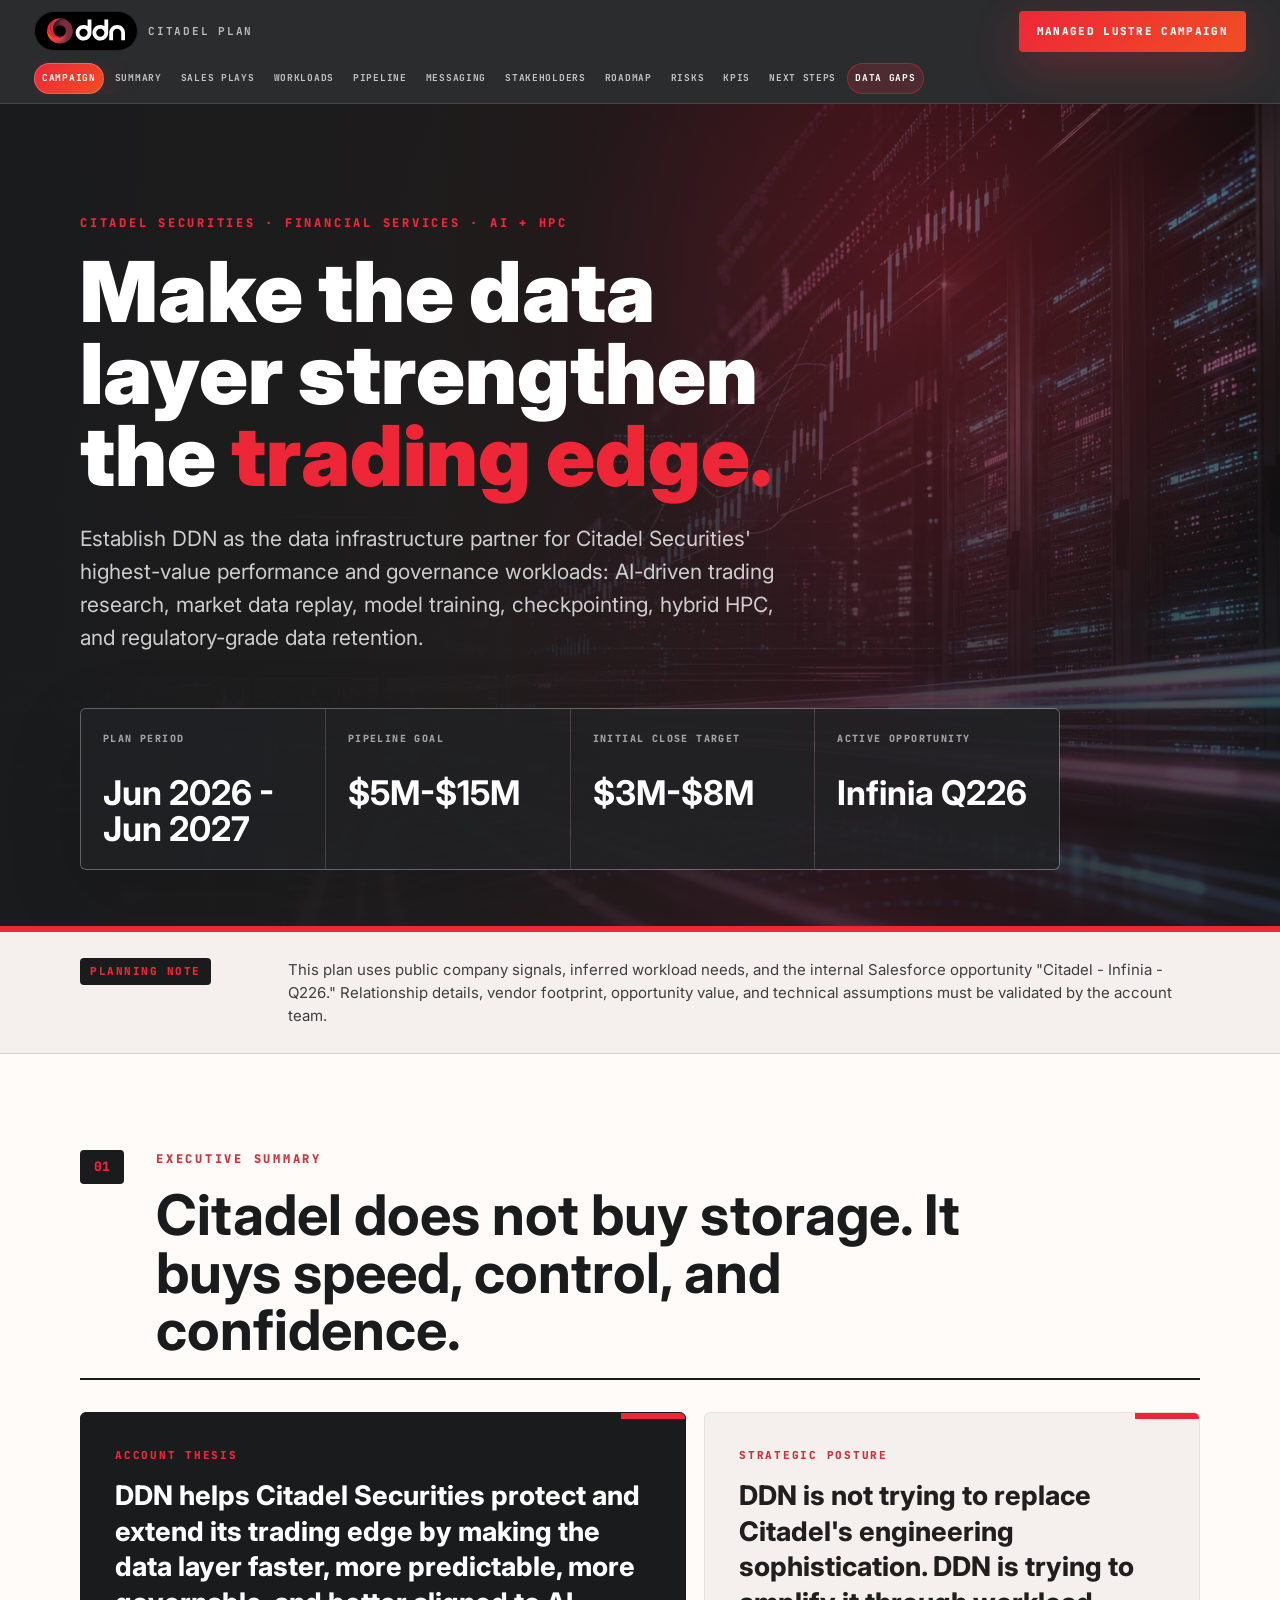
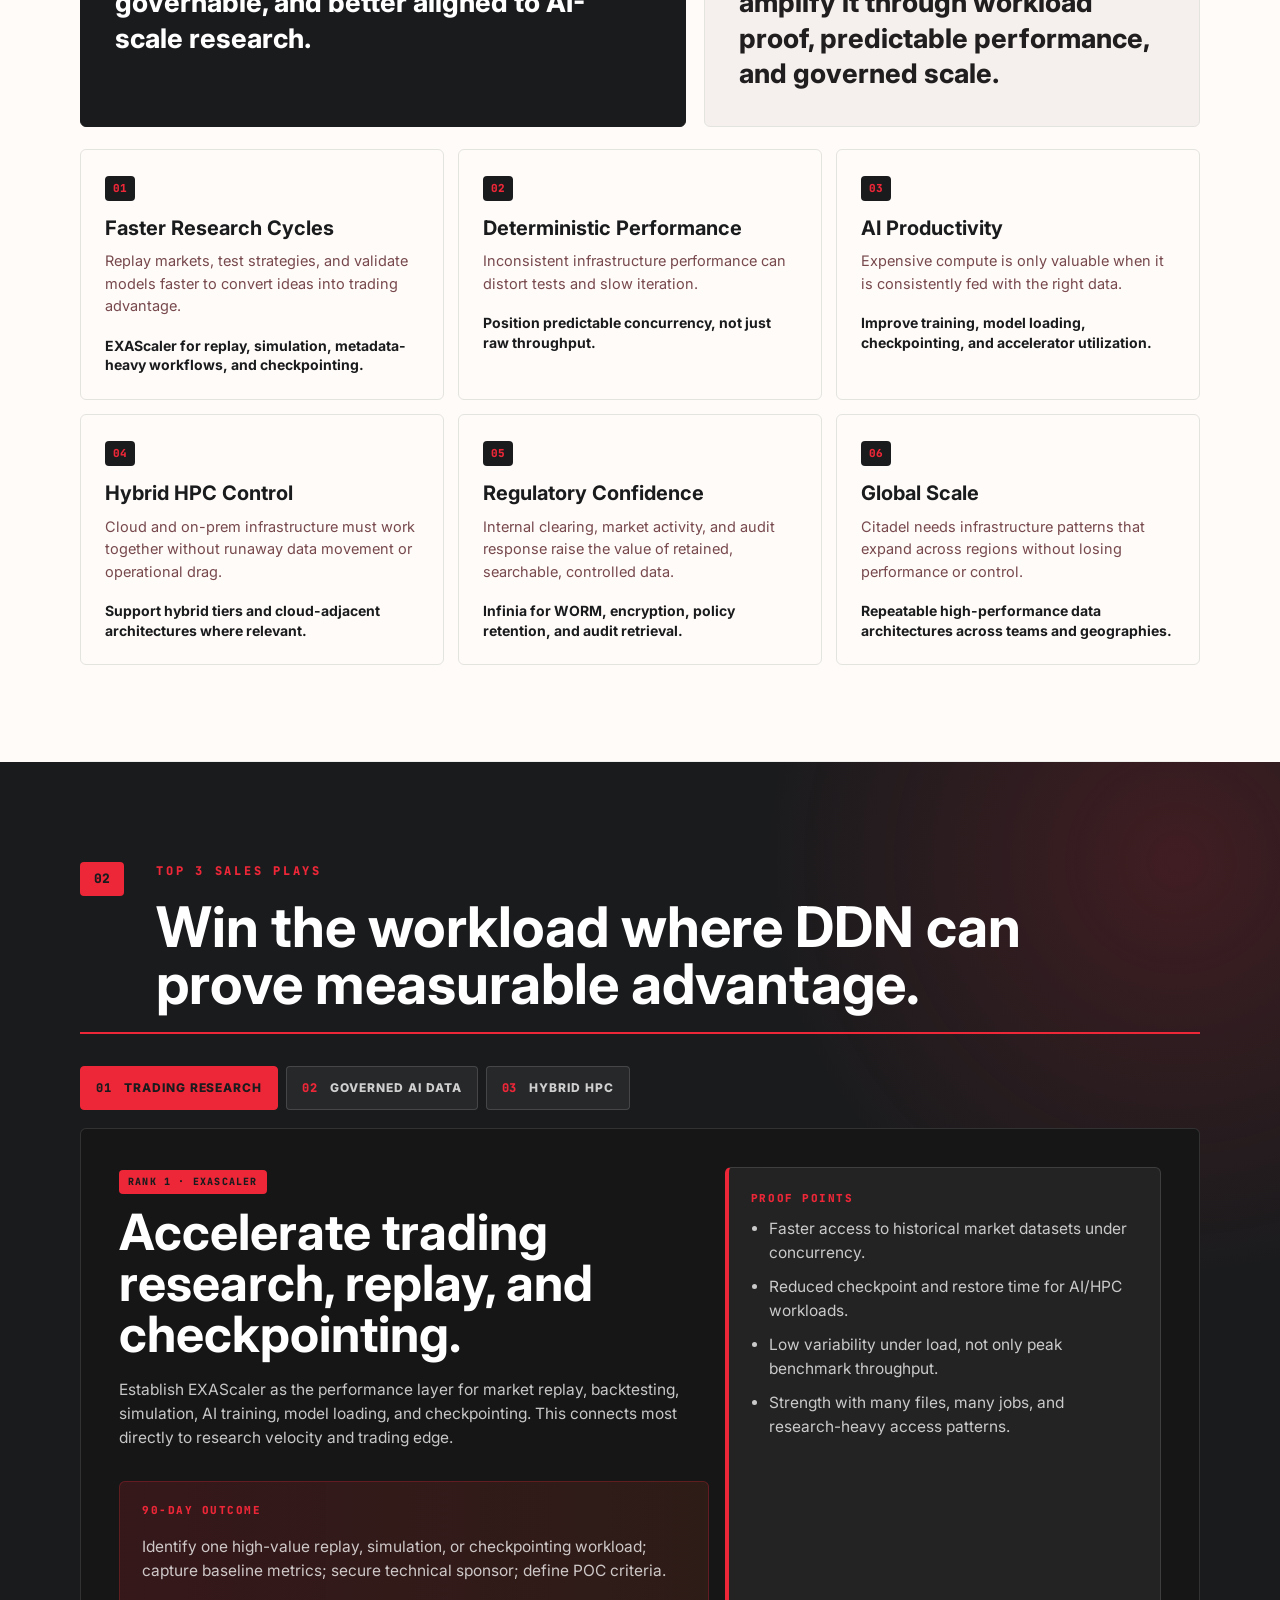
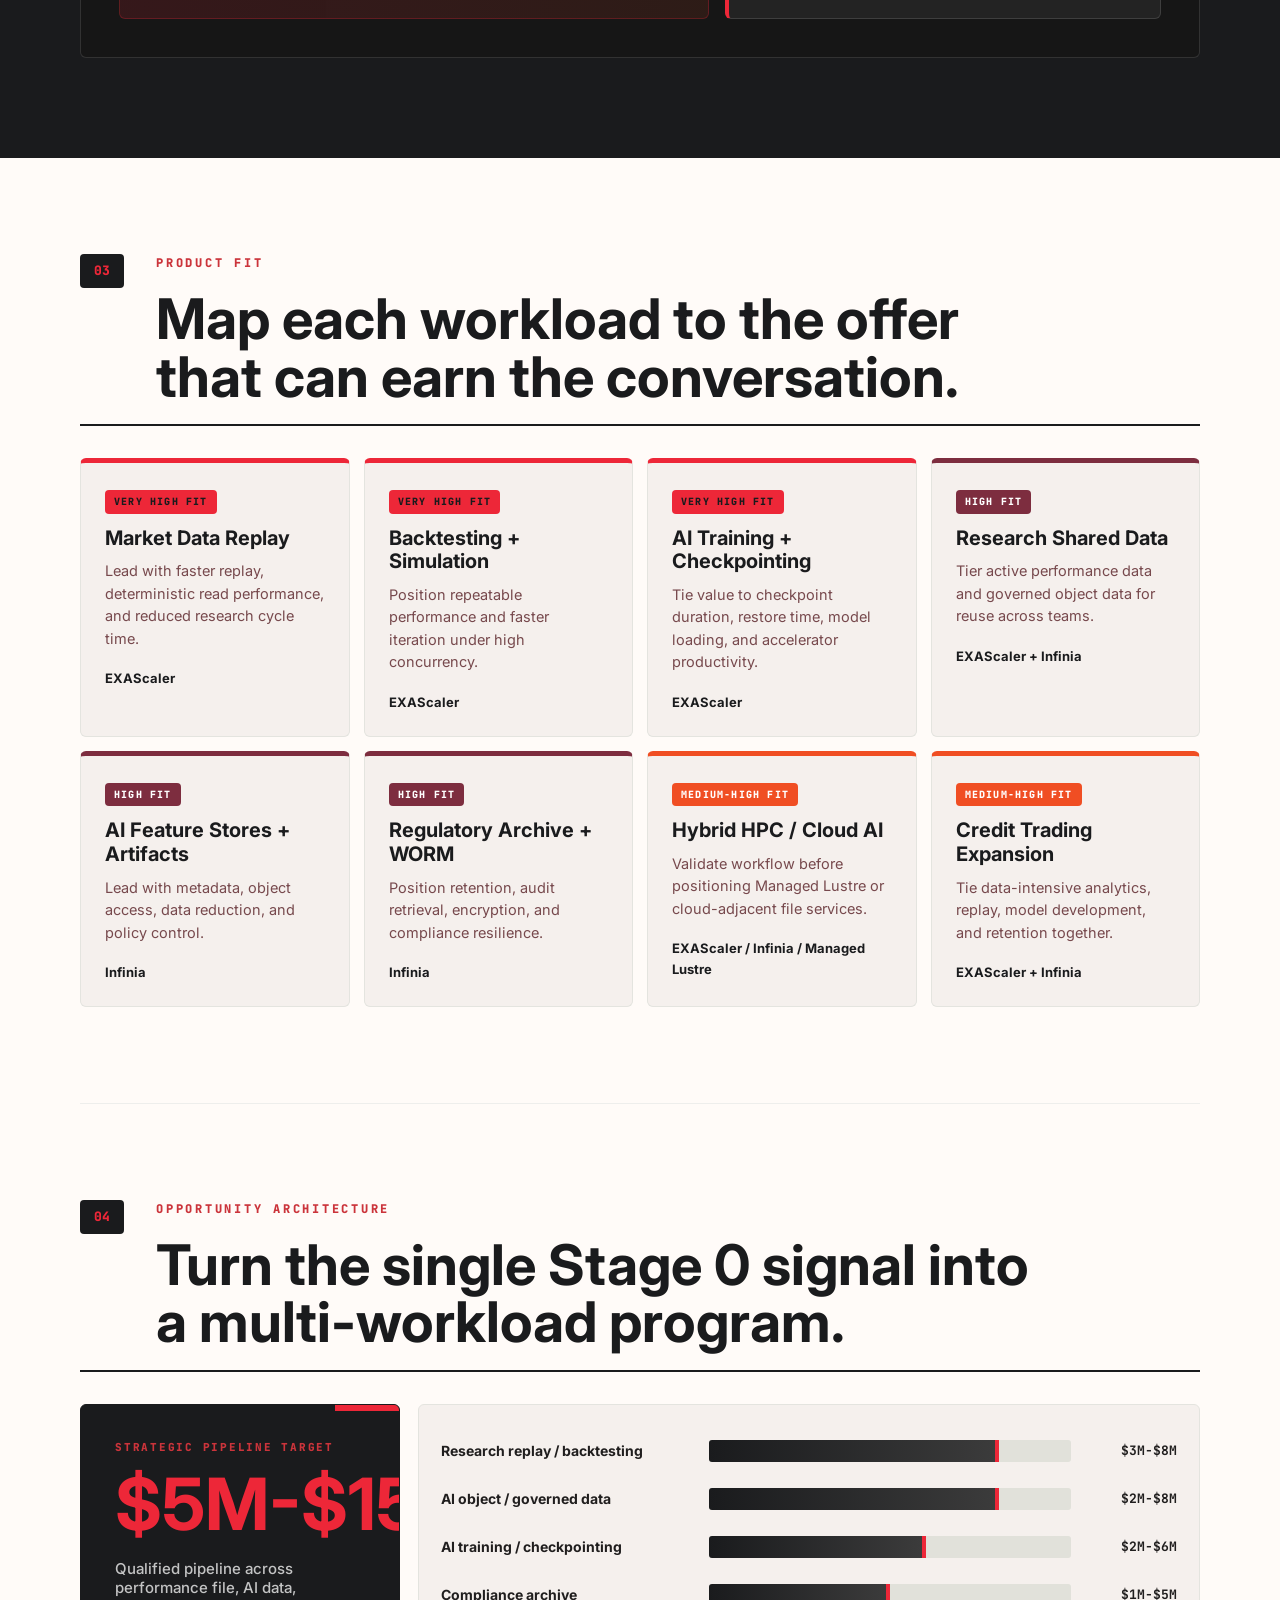
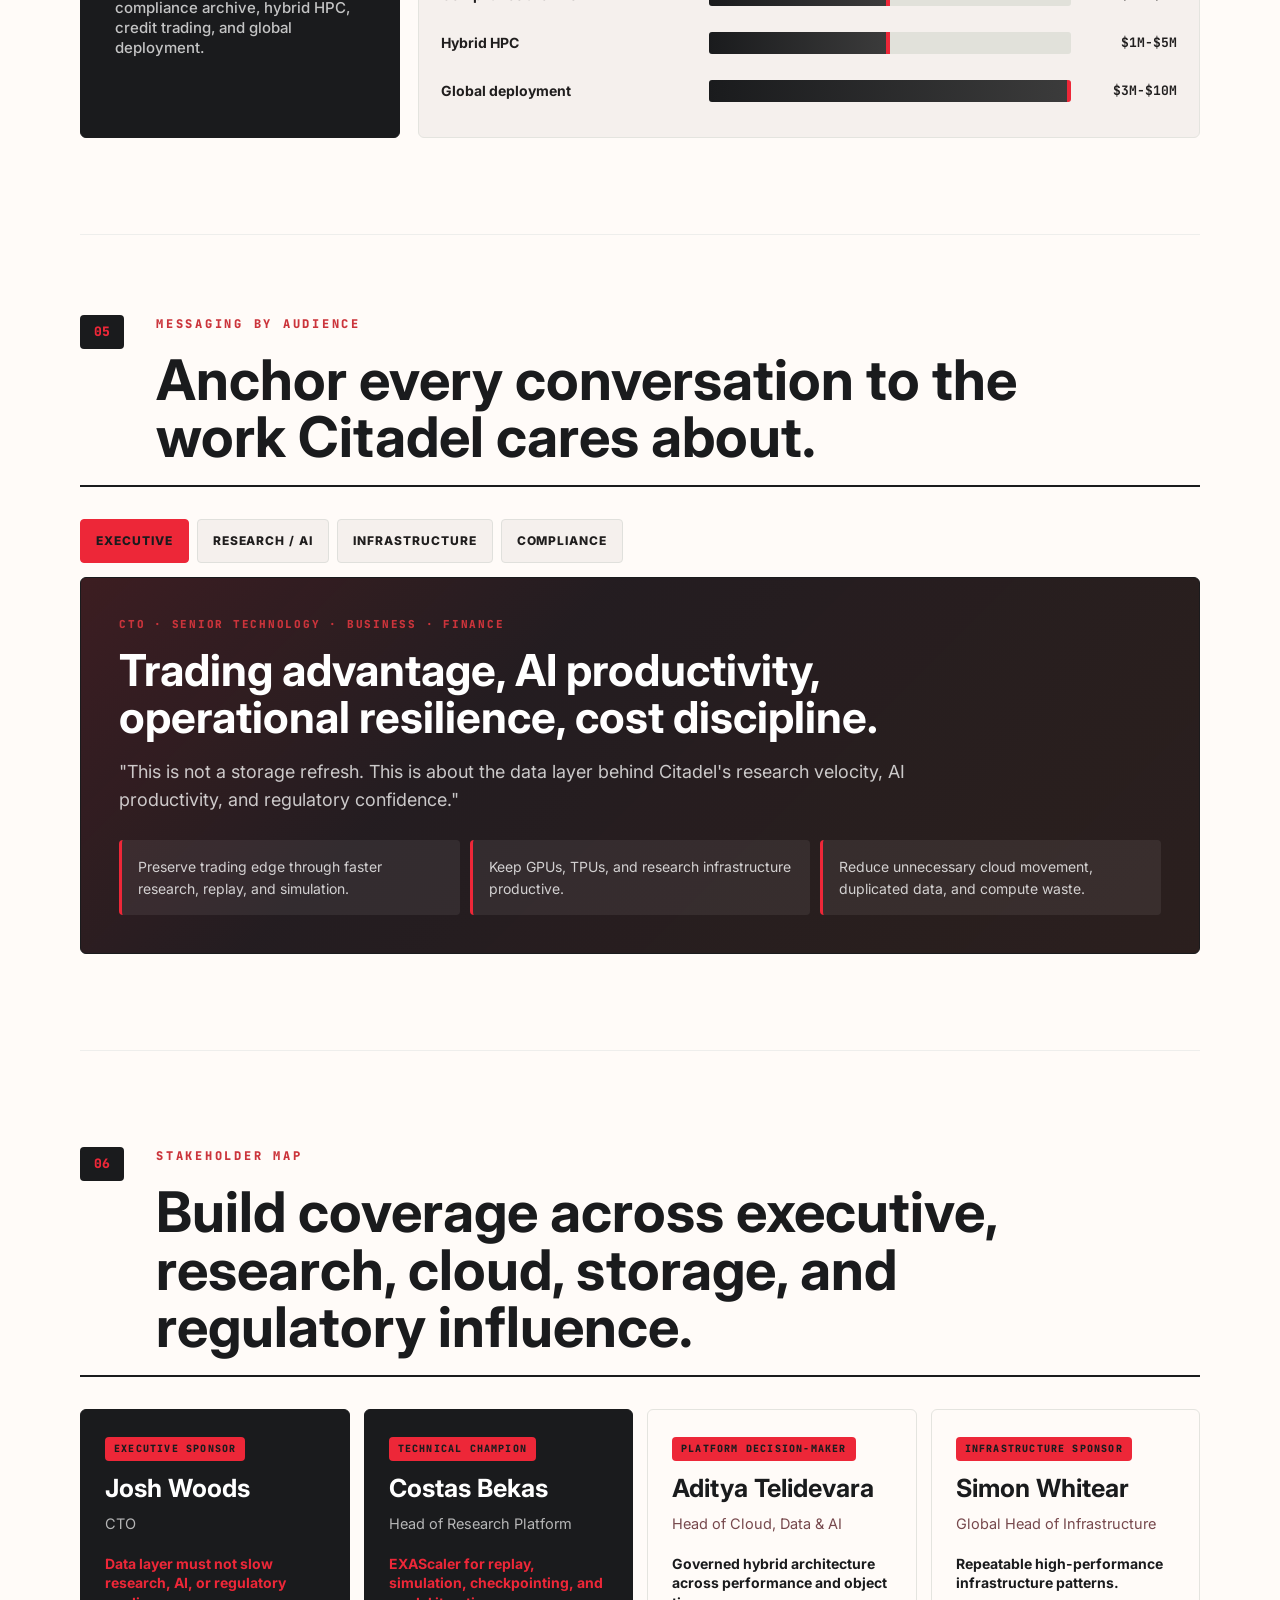
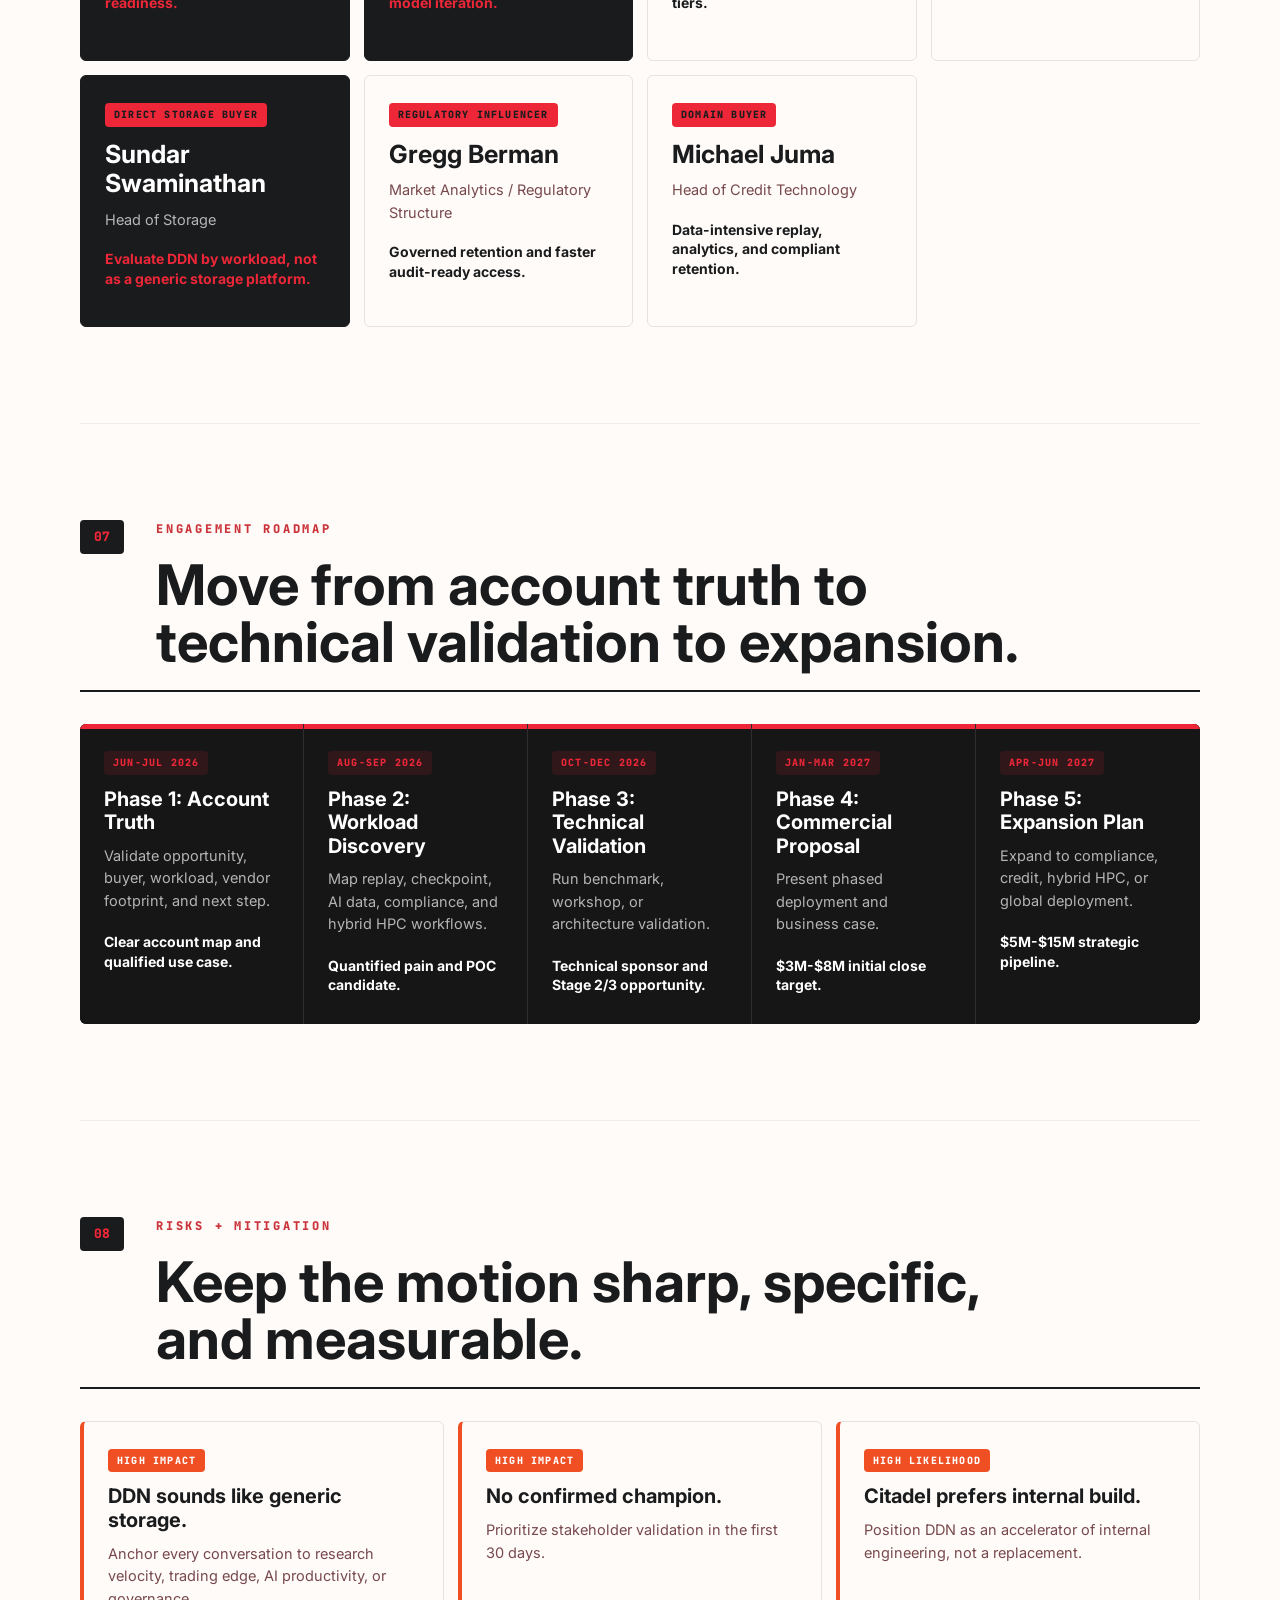
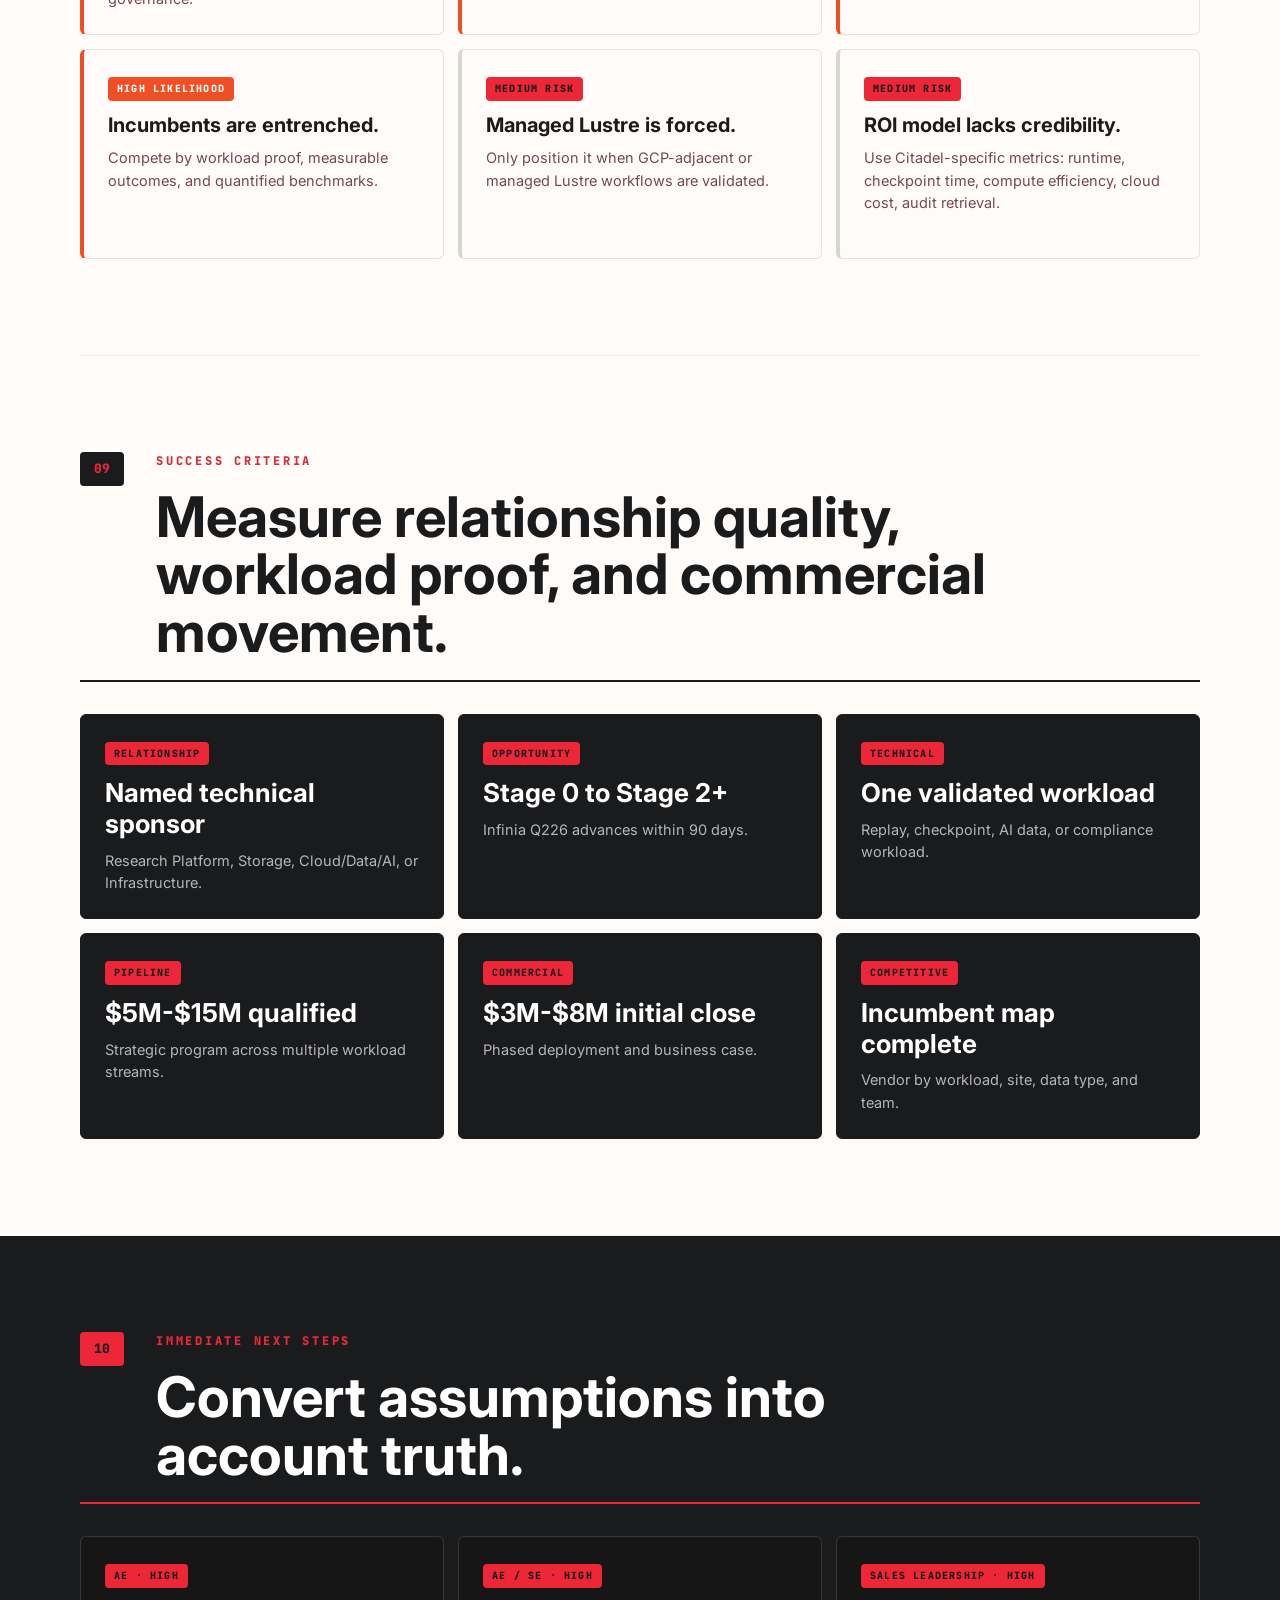
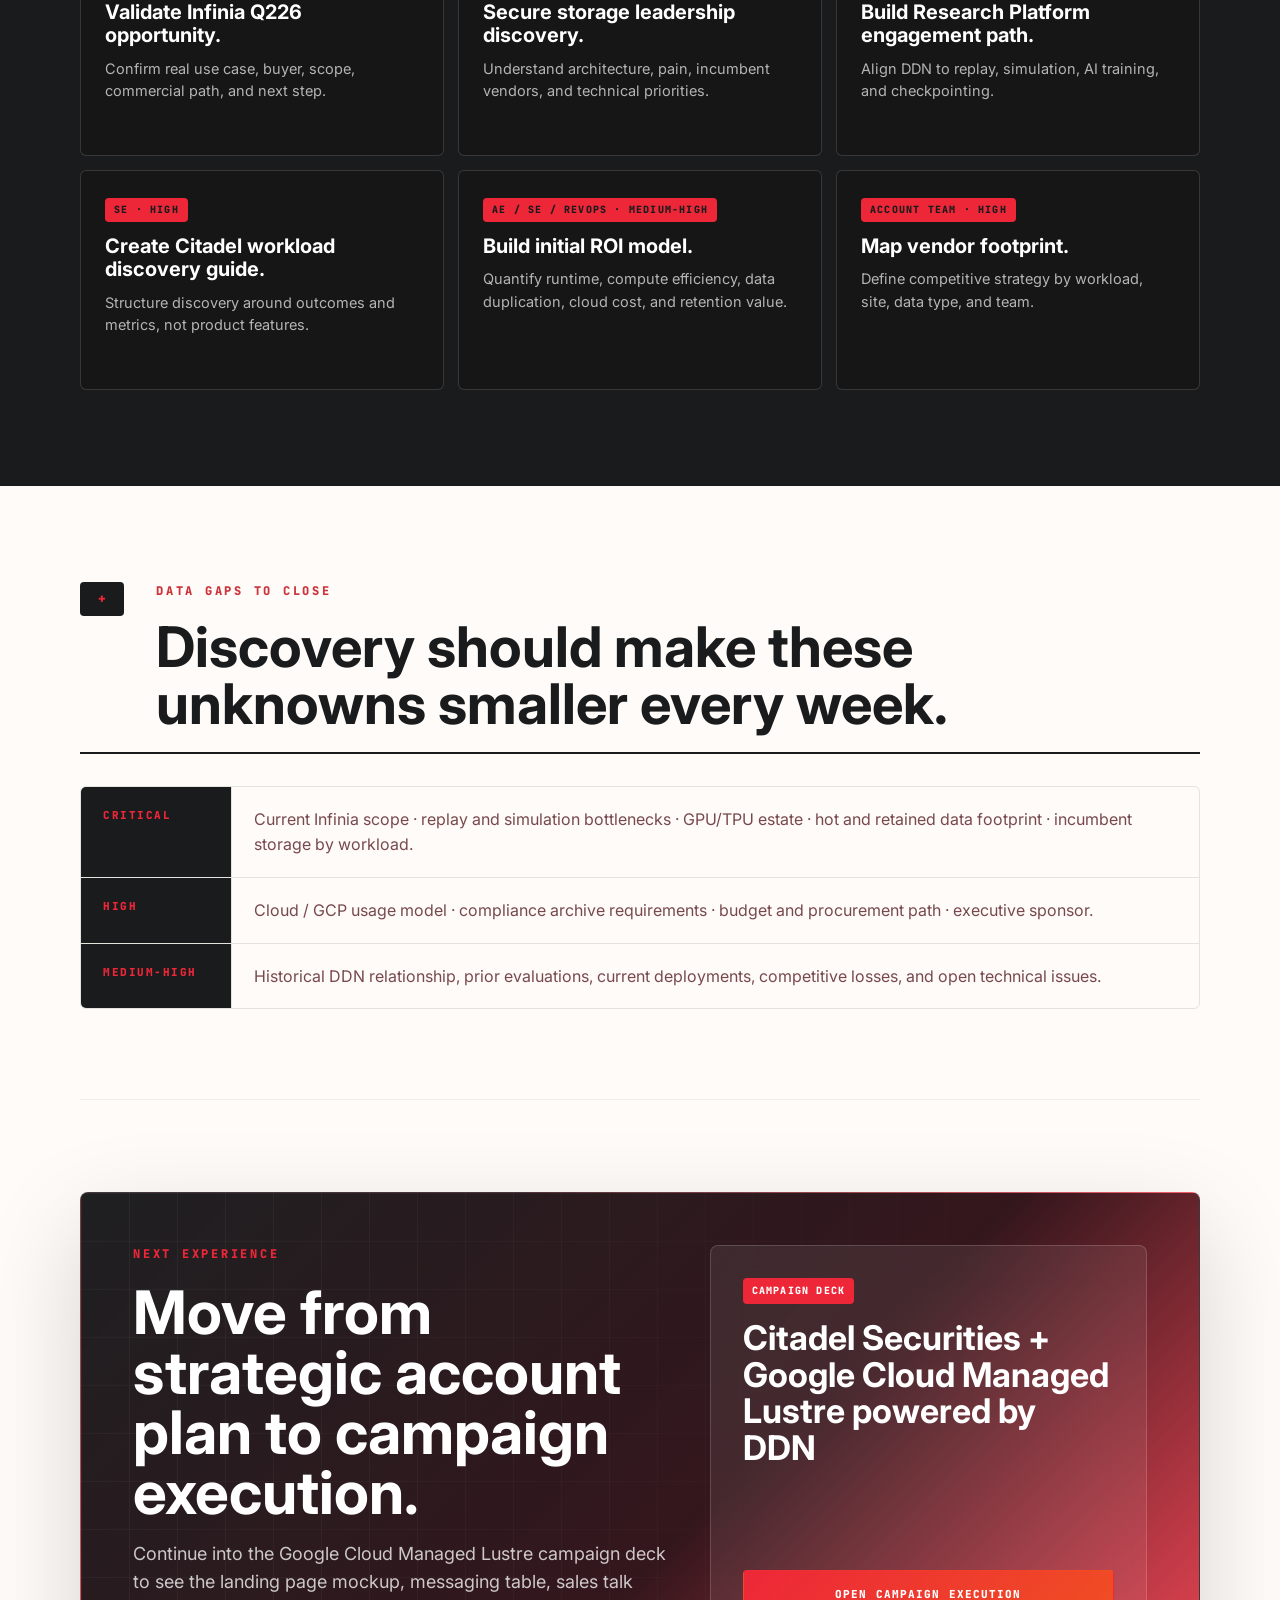
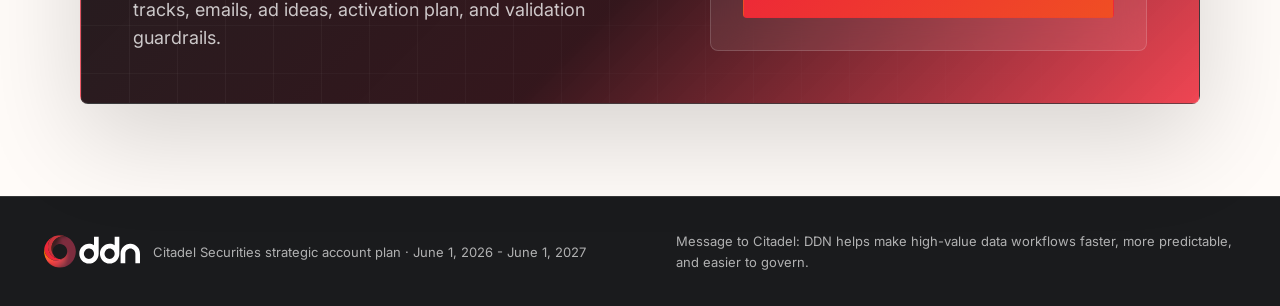
<file: index.html>
<!DOCTYPE html>
<html lang="en">
  <head>
    <meta charset="UTF-8" />
    <meta name="viewport" content="width=device-width, initial-scale=1.0" />
    <title>DDN Strategic Account Plan | Citadel Securities</title>
    <meta
      name="description"
      content="Visual DDN strategic account plan for Citadel Securities, June 2026 to June 2027."
    />
    <link rel="preconnect" href="https://fonts.googleapis.com" />
    <link rel="preconnect" href="https://fonts.gstatic.com" crossorigin />
    <link
      href="https://fonts.googleapis.com/css2?family=Inter:wght@400;500;600;700;800;900&family=JetBrains+Mono:wght@400;600;700&display=swap"
      rel="stylesheet"
    />
    <link rel="stylesheet" href="styles.css?v=20260610-contrast" />
  </head>
  <body class="account-body">
    <header class="site-header" aria-label="Primary">
      <a class="brand-lockup" href="#top" aria-label="DDN Citadel account plan">
        <span class="logo-plate">
          <img class="brand-logo" src="assets/ddn-logo-small.svg" alt="DDN" />
        </span>
        <span class="brand-kicker">Citadel Plan</span>
      </a>
      <a class="header-action" href="managed-lustre-campaign.html" data-transition-label="Opening Managed Lustre campaign deck" onclick="event.preventDefault(); return window.ddnPageTransition ? window.ddnPageTransition(event, this) : (window.location.href = this.href, false)">Managed Lustre Campaign</a>
      <nav class="top-nav" aria-label="Account plan sections">
        <a class="nav-cta" href="managed-lustre-campaign.html" data-transition-label="Opening Managed Lustre campaign deck" onclick="event.preventDefault(); return window.ddnPageTransition ? window.ddnPageTransition(event, this) : (window.location.href = this.href, false)">Campaign</a>
        <a href="#thesis">Summary</a>
        <a href="#plays">Sales Plays</a>
        <a href="#workloads">Workloads</a>
        <a href="#opportunities">Pipeline</a>
        <a href="#messaging">Messaging</a>
        <a href="#stakeholders">Stakeholders</a>
        <a href="#roadmap">Roadmap</a>
        <a href="#risks">Risks</a>
        <a href="#kpis">KPIs</a>
        <a href="#next-steps">Next Steps</a>
        <a href="#gaps">Data Gaps</a>
      </nav>
    </header>

    <main id="top">
      <section class="hero" aria-labelledby="hero-title">
        <img
          class="hero-image"
          src="assets/citadel-data-layer-hero.png"
          alt="Abstract high-performance trading data infrastructure with market data streams and data center racks"
        />
        <div class="hero-overlay"></div>
        <div class="hero-content">
          <p class="eyebrow">Citadel Securities · Financial Services · AI + HPC</p>
          <h1 id="hero-title">
            Make the data layer strengthen the
            <span>trading edge.</span>
          </h1>
          <p class="hero-copy">
            Establish DDN as the data infrastructure partner for Citadel Securities'
            highest-value performance and governance workloads: AI-driven trading
            research, market data replay, model training, checkpointing, hybrid HPC,
            and regulatory-grade data retention.
          </p>

          <div class="hero-grid" aria-label="Account plan highlights">
            <div class="hero-metric">
              <span class="metric-label">Plan Period</span>
              <strong>Jun 2026 - Jun 2027</strong>
            </div>
            <div class="hero-metric">
              <span class="metric-label">Pipeline Goal</span>
              <strong>$5M-$15M</strong>
            </div>
            <div class="hero-metric">
              <span class="metric-label">Initial Close Target</span>
              <strong>$3M-$8M</strong>
            </div>
            <div class="hero-metric">
              <span class="metric-label">Active Opportunity</span>
              <strong>Infinia Q226</strong>
            </div>
          </div>
        </div>
      </section>

      <section class="plan-note">
        <div>
          <span class="note-label">Planning Note</span>
          <p>
            This plan uses public company signals, inferred workload needs, and the
            internal Salesforce opportunity "Citadel - Infinia - Q226." Relationship
            details, vendor footprint, opportunity value, and technical assumptions
            must be validated by the account team.
          </p>
        </div>
      </section>

      <section class="section-panel" id="thesis">
        <div class="section-heading">
          <span class="section-number">01</span>
          <div>
            <p class="eyebrow dark">Executive Summary</p>
            <h2>Citadel does not buy storage. It buys speed, control, and confidence.</h2>
          </div>
        </div>

        <div class="thesis-layout">
          <div class="thesis-card dark-card">
            <span class="card-label">Account Thesis</span>
            <p>
              DDN helps Citadel Securities protect and extend its trading edge by
              making the data layer faster, more predictable, more governable, and
              better aligned to AI-scale research.
            </p>
          </div>
          <div class="thesis-card">
            <span class="card-label">Strategic Posture</span>
            <p>
              DDN is not trying to replace Citadel's engineering sophistication.
              DDN is trying to amplify it through workload proof, predictable
              performance, and governed scale.
            </p>
          </div>
        </div>

        <div class="pressure-grid" aria-label="Business pressures and DDN relevance">
          <article class="pressure-card">
            <span>01</span>
            <h3>Faster Research Cycles</h3>
            <p>
              Replay markets, test strategies, and validate models faster to convert
              ideas into trading advantage.
            </p>
            <strong>EXAScaler for replay, simulation, metadata-heavy workflows, and checkpointing.</strong>
          </article>
          <article class="pressure-card">
            <span>02</span>
            <h3>Deterministic Performance</h3>
            <p>
              Inconsistent infrastructure performance can distort tests and slow
              iteration.
            </p>
            <strong>Position predictable concurrency, not just raw throughput.</strong>
          </article>
          <article class="pressure-card">
            <span>03</span>
            <h3>AI Productivity</h3>
            <p>
              Expensive compute is only valuable when it is consistently fed with
              the right data.
            </p>
            <strong>Improve training, model loading, checkpointing, and accelerator utilization.</strong>
          </article>
          <article class="pressure-card">
            <span>04</span>
            <h3>Hybrid HPC Control</h3>
            <p>
              Cloud and on-prem infrastructure must work together without runaway
              data movement or operational drag.
            </p>
            <strong>Support hybrid tiers and cloud-adjacent architectures where relevant.</strong>
          </article>
          <article class="pressure-card">
            <span>05</span>
            <h3>Regulatory Confidence</h3>
            <p>
              Internal clearing, market activity, and audit response raise the value
              of retained, searchable, controlled data.
            </p>
            <strong>Infinia for WORM, encryption, policy retention, and audit retrieval.</strong>
          </article>
          <article class="pressure-card">
            <span>06</span>
            <h3>Global Scale</h3>
            <p>
              Citadel needs infrastructure patterns that expand across regions
              without losing performance or control.
            </p>
            <strong>Repeatable high-performance data architectures across teams and geographies.</strong>
          </article>
        </div>
      </section>

      <section class="section-panel black-panel" id="plays">
        <div class="section-heading">
          <span class="section-number">02</span>
          <div>
            <p class="eyebrow">Top 3 Sales Plays</p>
            <h2>Win the workload where DDN can prove measurable advantage.</h2>
          </div>
        </div>

        <div class="play-switcher" role="tablist" aria-label="Sales play selector">
          <button class="play-tab is-active" type="button" data-play="play-1" role="tab" aria-selected="true">
            <span>01</span> Trading Research
          </button>
          <button class="play-tab" type="button" data-play="play-2" role="tab" aria-selected="false">
            <span>02</span> Governed AI Data
          </button>
          <button class="play-tab" type="button" data-play="play-3" role="tab" aria-selected="false">
            <span>03</span> Hybrid HPC
          </button>
        </div>

        <div class="play-panels">
          <article class="play-panel is-active" id="play-1" role="tabpanel">
            <div class="play-copy">
              <span class="rank-pill">Rank 1 · EXAScaler</span>
              <h3>Accelerate trading research, replay, and checkpointing.</h3>
              <p>
                Establish EXAScaler as the performance layer for market replay,
                backtesting, simulation, AI training, model loading, and checkpointing.
                This connects most directly to research velocity and trading edge.
              </p>
            </div>
            <div class="proof-list">
              <span>Proof Points</span>
              <ul>
                <li>Faster access to historical market datasets under concurrency.</li>
                <li>Reduced checkpoint and restore time for AI/HPC workloads.</li>
                <li>Low variability under load, not only peak benchmark throughput.</li>
                <li>Strength with many files, many jobs, and research-heavy access patterns.</li>
              </ul>
            </div>
            <div class="desired-outcome">
              <span>90-Day Outcome</span>
              <p>
                Identify one high-value replay, simulation, or checkpointing workload;
                capture baseline metrics; secure technical sponsor; define POC criteria.
              </p>
            </div>
          </article>

          <article class="play-panel" id="play-2" role="tabpanel" hidden>
            <div class="play-copy">
              <span class="rank-pill">Rank 2 · Infinia</span>
              <h3>Build the governed AI data and regulatory archive layer.</h3>
              <p>
                Expand the current Infinia opportunity into a governed object, AI data,
                and compliance retention architecture for market history, model artifacts,
                research outputs, logs, simulation results, and retained records.
              </p>
            </div>
            <div class="proof-list">
              <span>Proof Points</span>
              <ul>
                <li>Immutable storage and policy-based retention.</li>
                <li>Fast retrieval for retained market and trading data.</li>
                <li>Shared AI datasets, feature-store-like workflows, and model artifacts.</li>
                <li>Encryption, access control, policy isolation, and multi-team separation.</li>
              </ul>
            </div>
            <div class="desired-outcome">
              <span>90-Day Outcome</span>
              <p>
                Clarify the Infinia Q226 use case, validate buyer and owner, build
                fit/no-fit matrix, quantify data footprint and retention requirements.
              </p>
            </div>
          </article>

          <article class="play-panel" id="play-3" role="tabpanel" hidden>
            <div class="play-copy">
              <span class="rank-pill">Rank 3 · EXAScaler + Infinia + Managed Lustre</span>
              <h3>Shape the hybrid HPC architecture.</h3>
              <p>
                Help Citadel define where performance data should live across on-prem,
                cloud, and managed cloud-adjacent environments without sacrificing
                performance, cost control, or governance.
              </p>
            </div>
            <div class="proof-list">
              <span>Proof Points</span>
              <ul>
                <li>Hybrid workload map across file, object, archive, and cloud-adjacent data.</li>
                <li>Clear view of cloud movement cost, data gravity, and latency constraints.</li>
                <li>Managed Lustre only where a GCP-adjacent Lustre workflow is validated.</li>
                <li>Target architecture for one hybrid AI/HPC workflow.</li>
              </ul>
            </div>
            <div class="desired-outcome">
              <span>120-Day Outcome</span>
              <p>
                Validate Managed Lustre relevance, identify cloud cost or data movement
                pain, and define the right DDN product combination.
              </p>
            </div>
          </article>
        </div>
      </section>

      <section class="section-panel" id="workloads">
        <div class="section-heading">
          <span class="section-number">03</span>
          <div>
            <p class="eyebrow dark">Product Fit</p>
            <h2>Map each workload to the offer that can earn the conversation.</h2>
          </div>
        </div>

        <div class="fit-grid">
          <article class="fit-card fit-very-high">
            <span class="fit-level">Very High Fit</span>
            <h3>Market Data Replay</h3>
            <p>Lead with faster replay, deterministic read performance, and reduced research cycle time.</p>
            <strong>EXAScaler</strong>
          </article>
          <article class="fit-card fit-very-high">
            <span class="fit-level">Very High Fit</span>
            <h3>Backtesting + Simulation</h3>
            <p>Position repeatable performance and faster iteration under high concurrency.</p>
            <strong>EXAScaler</strong>
          </article>
          <article class="fit-card fit-very-high">
            <span class="fit-level">Very High Fit</span>
            <h3>AI Training + Checkpointing</h3>
            <p>Tie value to checkpoint duration, restore time, model loading, and accelerator productivity.</p>
            <strong>EXAScaler</strong>
          </article>
          <article class="fit-card fit-high">
            <span class="fit-level">High Fit</span>
            <h3>Research Shared Data</h3>
            <p>Tier active performance data and governed object data for reuse across teams.</p>
            <strong>EXAScaler + Infinia</strong>
          </article>
          <article class="fit-card fit-high">
            <span class="fit-level">High Fit</span>
            <h3>AI Feature Stores + Artifacts</h3>
            <p>Lead with metadata, object access, data reduction, and policy control.</p>
            <strong>Infinia</strong>
          </article>
          <article class="fit-card fit-high">
            <span class="fit-level">High Fit</span>
            <h3>Regulatory Archive + WORM</h3>
            <p>Position retention, audit retrieval, encryption, and compliance resilience.</p>
            <strong>Infinia</strong>
          </article>
          <article class="fit-card fit-medium">
            <span class="fit-level">Medium-High Fit</span>
            <h3>Hybrid HPC / Cloud AI</h3>
            <p>Validate workflow before positioning Managed Lustre or cloud-adjacent file services.</p>
            <strong>EXAScaler / Infinia / Managed Lustre</strong>
          </article>
          <article class="fit-card fit-medium">
            <span class="fit-level">Medium-High Fit</span>
            <h3>Credit Trading Expansion</h3>
            <p>Tie data-intensive analytics, replay, model development, and retention together.</p>
            <strong>EXAScaler + Infinia</strong>
          </article>
        </div>
      </section>

      <section class="section-panel split-section" id="opportunities">
        <div class="section-heading">
          <span class="section-number">04</span>
          <div>
            <p class="eyebrow dark">Opportunity Architecture</p>
            <h2>Turn the single Stage 0 signal into a multi-workload program.</h2>
          </div>
        </div>

        <div class="opportunity-board">
          <div class="pipeline-card">
            <span class="card-label">Strategic Pipeline Target</span>
            <strong>$5M-$15M</strong>
            <p>
              Qualified pipeline across performance file, AI data, compliance archive,
              hybrid HPC, credit trading, and global deployment.
            </p>
          </div>
          <div class="pipeline-bars" aria-label="Estimated pipeline by opportunity stream">
            <div class="bar-row">
              <span>Research replay / backtesting</span>
              <div class="bar-track"><span style="width: 80%"></span></div>
              <strong>$3M-$8M</strong>
            </div>
            <div class="bar-row">
              <span>AI object / governed data</span>
              <div class="bar-track"><span style="width: 80%"></span></div>
              <strong>$2M-$8M</strong>
            </div>
            <div class="bar-row">
              <span>AI training / checkpointing</span>
              <div class="bar-track"><span style="width: 60%"></span></div>
              <strong>$2M-$6M</strong>
            </div>
            <div class="bar-row">
              <span>Compliance archive</span>
              <div class="bar-track"><span style="width: 50%"></span></div>
              <strong>$1M-$5M</strong>
            </div>
            <div class="bar-row">
              <span>Hybrid HPC</span>
              <div class="bar-track"><span style="width: 50%"></span></div>
              <strong>$1M-$5M</strong>
            </div>
            <div class="bar-row">
              <span>Global deployment</span>
              <div class="bar-track"><span style="width: 100%"></span></div>
              <strong>$3M-$10M</strong>
            </div>
          </div>
        </div>
      </section>

      <section class="section-panel audience-panel" id="messaging">
        <div class="section-heading">
          <span class="section-number">05</span>
          <div>
            <p class="eyebrow dark">Messaging By Audience</p>
            <h2>Anchor every conversation to the work Citadel cares about.</h2>
          </div>
        </div>

        <div class="audience-tabs" role="tablist" aria-label="Audience messaging">
          <button class="audience-tab is-active" type="button" data-audience="exec" role="tab" aria-selected="true">Executive</button>
          <button class="audience-tab" type="button" data-audience="research" role="tab" aria-selected="false">Research / AI</button>
          <button class="audience-tab" type="button" data-audience="infra" role="tab" aria-selected="false">Infrastructure</button>
          <button class="audience-tab" type="button" data-audience="compliance" role="tab" aria-selected="false">Compliance</button>
        </div>

        <div class="audience-content">
          <article class="audience-card is-active" id="audience-exec">
            <span class="card-label">CTO · Senior Technology · Business · Finance</span>
            <h3>Trading advantage, AI productivity, operational resilience, cost discipline.</h3>
            <p>
              "This is not a storage refresh. This is about the data layer behind
              Citadel's research velocity, AI productivity, and regulatory confidence."
            </p>
            <ul>
              <li>Preserve trading edge through faster research, replay, and simulation.</li>
              <li>Keep GPUs, TPUs, and research infrastructure productive.</li>
              <li>Reduce unnecessary cloud movement, duplicated data, and compute waste.</li>
            </ul>
          </article>
          <article class="audience-card" id="audience-research" hidden>
            <span class="card-label">Research Platform · AI/HPC · Cloud/Data/AI</span>
            <h3>Research velocity, model iteration, reproducibility, hybrid architecture.</h3>
            <p>
              "We want to evaluate the parts of the research workflow where data access
              is slowing the cycle from market data to tested strategy."
            </p>
            <ul>
              <li>Reduce time required to replay, simulate, train, and validate.</li>
              <li>Improve confidence in repeated experiments and benchmark results.</li>
              <li>Reduce checkpoint, restore, data loading, and model movement delay.</li>
            </ul>
          </article>
          <article class="audience-card" id="audience-infra" hidden>
            <span class="card-label">Global Infrastructure · Storage · Platform Engineering</span>
            <h3>Architecture fit, performance, reliability, integration, operations.</h3>
            <p>
              "The right starting point is workload mapping: deterministic file
              performance, governed object access, retention, and cloud adjacency."
            </p>
            <ul>
              <li>Test EXAScaler where high concurrency and low variability matter.</li>
              <li>Validate Infinia where object-scale governance and retention matter.</li>
              <li>Integrate with deployment, automation, monitoring, security, and support.</li>
            </ul>
          </article>
          <article class="audience-card" id="audience-compliance" hidden>
            <span class="card-label">Compliance · Regulatory Analytics · Legal Technology</span>
            <h3>Retention, retrieval, auditability, transparency, risk reduction.</h3>
            <p>
              "Compliance storage is not only about keeping data. It is about being
              able to prove control, retrieve quickly, and support regulatory confidence."
            </p>
            <ul>
              <li>Support WORM, policy-based retention, and controlled access.</li>
              <li>Accelerate audit response for retained market and trading data.</li>
              <li>Reduce fragmented archive risk with governed object-scale access.</li>
            </ul>
          </article>
        </div>
      </section>

      <section class="section-panel" id="stakeholders">
        <div class="section-heading">
          <span class="section-number">06</span>
          <div>
            <p class="eyebrow dark">Stakeholder Map</p>
            <h2>Build coverage across executive, research, cloud, storage, and regulatory influence.</h2>
          </div>
        </div>

        <div class="stakeholder-grid">
          <article class="stakeholder-card primary">
            <span>Executive Sponsor</span>
            <h3>Josh Woods</h3>
            <p>CTO</p>
            <strong>Data layer must not slow research, AI, or regulatory readiness.</strong>
          </article>
          <article class="stakeholder-card primary">
            <span>Technical Champion</span>
            <h3>Costas Bekas</h3>
            <p>Head of Research Platform</p>
            <strong>EXAScaler for replay, simulation, checkpointing, and model iteration.</strong>
          </article>
          <article class="stakeholder-card">
            <span>Platform Decision-Maker</span>
            <h3>Aditya Telidevara</h3>
            <p>Head of Cloud, Data & AI</p>
            <strong>Governed hybrid architecture across performance and object tiers.</strong>
          </article>
          <article class="stakeholder-card">
            <span>Infrastructure Sponsor</span>
            <h3>Simon Whitear</h3>
            <p>Global Head of Infrastructure</p>
            <strong>Repeatable high-performance infrastructure patterns.</strong>
          </article>
          <article class="stakeholder-card primary">
            <span>Direct Storage Buyer</span>
            <h3>Sundar Swaminathan</h3>
            <p>Head of Storage</p>
            <strong>Evaluate DDN by workload, not as a generic storage platform.</strong>
          </article>
          <article class="stakeholder-card">
            <span>Regulatory Influencer</span>
            <h3>Gregg Berman</h3>
            <p>Market Analytics / Regulatory Structure</p>
            <strong>Governed retention and faster audit-ready access.</strong>
          </article>
          <article class="stakeholder-card">
            <span>Domain Buyer</span>
            <h3>Michael Juma</h3>
            <p>Head of Credit Technology</p>
            <strong>Data-intensive replay, analytics, and compliant retention.</strong>
          </article>
        </div>
      </section>

      <section class="section-panel" id="roadmap">
        <div class="section-heading">
          <span class="section-number">07</span>
          <div>
            <p class="eyebrow dark">Engagement Roadmap</p>
            <h2>Move from account truth to technical validation to expansion.</h2>
          </div>
        </div>

        <div class="timeline">
          <article class="timeline-item">
            <span>Jun-Jul 2026</span>
            <h3>Phase 1: Account Truth</h3>
            <p>Validate opportunity, buyer, workload, vendor footprint, and next step.</p>
            <strong>Clear account map and qualified use case.</strong>
          </article>
          <article class="timeline-item">
            <span>Aug-Sep 2026</span>
            <h3>Phase 2: Workload Discovery</h3>
            <p>Map replay, checkpoint, AI data, compliance, and hybrid HPC workflows.</p>
            <strong>Quantified pain and POC candidate.</strong>
          </article>
          <article class="timeline-item">
            <span>Oct-Dec 2026</span>
            <h3>Phase 3: Technical Validation</h3>
            <p>Run benchmark, workshop, or architecture validation.</p>
            <strong>Technical sponsor and Stage 2/3 opportunity.</strong>
          </article>
          <article class="timeline-item">
            <span>Jan-Mar 2027</span>
            <h3>Phase 4: Commercial Proposal</h3>
            <p>Present phased deployment and business case.</p>
            <strong>$3M-$8M initial close target.</strong>
          </article>
          <article class="timeline-item">
            <span>Apr-Jun 2027</span>
            <h3>Phase 5: Expansion Plan</h3>
            <p>Expand to compliance, credit, hybrid HPC, or global deployment.</p>
            <strong>$5M-$15M strategic pipeline.</strong>
          </article>
        </div>
      </section>

      <section class="section-panel risk-panel" id="risks">
        <div class="section-heading">
          <span class="section-number">08</span>
          <div>
            <p class="eyebrow dark">Risks + Mitigation</p>
            <h2>Keep the motion sharp, specific, and measurable.</h2>
          </div>
        </div>

        <div class="risk-grid">
          <article>
            <span class="risk-level high">High Impact</span>
            <h3>DDN sounds like generic storage.</h3>
            <p>Anchor every conversation to research velocity, trading edge, AI productivity, or governance.</p>
          </article>
          <article>
            <span class="risk-level high">High Impact</span>
            <h3>No confirmed champion.</h3>
            <p>Prioritize stakeholder validation in the first 30 days.</p>
          </article>
          <article>
            <span class="risk-level high">High Likelihood</span>
            <h3>Citadel prefers internal build.</h3>
            <p>Position DDN as an accelerator of internal engineering, not a replacement.</p>
          </article>
          <article>
            <span class="risk-level high">High Likelihood</span>
            <h3>Incumbents are entrenched.</h3>
            <p>Compete by workload proof, measurable outcomes, and quantified benchmarks.</p>
          </article>
          <article>
            <span class="risk-level medium">Medium Risk</span>
            <h3>Managed Lustre is forced.</h3>
            <p>Only position it when GCP-adjacent or managed Lustre workflows are validated.</p>
          </article>
          <article>
            <span class="risk-level medium">Medium Risk</span>
            <h3>ROI model lacks credibility.</h3>
            <p>Use Citadel-specific metrics: runtime, checkpoint time, compute efficiency, cloud cost, audit retrieval.</p>
          </article>
        </div>
      </section>

      <section class="section-panel kpi-panel" id="kpis">
        <div class="section-heading">
          <span class="section-number">09</span>
          <div>
            <p class="eyebrow dark">Success Criteria</p>
            <h2>Measure relationship quality, workload proof, and commercial movement.</h2>
          </div>
        </div>

        <div class="kpi-grid">
          <article>
            <span>Relationship</span>
            <strong>Named technical sponsor</strong>
            <p>Research Platform, Storage, Cloud/Data/AI, or Infrastructure.</p>
          </article>
          <article>
            <span>Opportunity</span>
            <strong>Stage 0 to Stage 2+</strong>
            <p>Infinia Q226 advances within 90 days.</p>
          </article>
          <article>
            <span>Technical</span>
            <strong>One validated workload</strong>
            <p>Replay, checkpoint, AI data, or compliance workload.</p>
          </article>
          <article>
            <span>Pipeline</span>
            <strong>$5M-$15M qualified</strong>
            <p>Strategic program across multiple workload streams.</p>
          </article>
          <article>
            <span>Commercial</span>
            <strong>$3M-$8M initial close</strong>
            <p>Phased deployment and business case.</p>
          </article>
          <article>
            <span>Competitive</span>
            <strong>Incumbent map complete</strong>
            <p>Vendor by workload, site, data type, and team.</p>
          </article>
        </div>
      </section>

      <section class="section-panel next-panel" id="next-steps">
        <div class="section-heading">
          <span class="section-number">10</span>
          <div>
            <p class="eyebrow">Immediate Next Steps</p>
            <h2>Convert assumptions into account truth.</h2>
          </div>
        </div>

        <div class="action-board">
          <article>
            <span>AE · High</span>
            <h3>Validate Infinia Q226 opportunity.</h3>
            <p>Confirm real use case, buyer, scope, commercial path, and next step.</p>
          </article>
          <article>
            <span>AE / SE · High</span>
            <h3>Secure storage leadership discovery.</h3>
            <p>Understand architecture, pain, incumbent vendors, and technical priorities.</p>
          </article>
          <article>
            <span>Sales Leadership · High</span>
            <h3>Build Research Platform engagement path.</h3>
            <p>Align DDN to replay, simulation, AI training, and checkpointing.</p>
          </article>
          <article>
            <span>SE · High</span>
            <h3>Create Citadel workload discovery guide.</h3>
            <p>Structure discovery around outcomes and metrics, not product features.</p>
          </article>
          <article>
            <span>AE / SE / RevOps · Medium-High</span>
            <h3>Build initial ROI model.</h3>
            <p>Quantify runtime, compute efficiency, data duplication, cloud cost, and retention value.</p>
          </article>
          <article>
            <span>Account Team · High</span>
            <h3>Map vendor footprint.</h3>
            <p>Define competitive strategy by workload, site, data type, and team.</p>
          </article>
        </div>
      </section>

      <section class="section-panel gaps-panel" id="gaps">
        <div class="section-heading">
          <span class="section-number">+</span>
          <div>
            <p class="eyebrow dark">Data Gaps To Close</p>
            <h2>Discovery should make these unknowns smaller every week.</h2>
          </div>
        </div>

        <div class="gaps-list">
          <span>Critical</span>
          <p>Current Infinia scope · replay and simulation bottlenecks · GPU/TPU estate · hot and retained data footprint · incumbent storage by workload.</p>
          <span>High</span>
          <p>Cloud / GCP usage model · compliance archive requirements · budget and procurement path · executive sponsor.</p>
          <span>Medium-High</span>
          <p>Historical DDN relationship, prior evaluations, current deployments, competitive losses, and open technical issues.</p>
        </div>
      </section>

      <section class="page-bridge-panel" aria-labelledby="campaign-bridge-title">
        <div class="bridge-copy">
          <p class="eyebrow">Next Experience</p>
          <h2 id="campaign-bridge-title">Move from strategic account plan to campaign execution.</h2>
          <p>
            Continue into the Google Cloud Managed Lustre campaign deck to see the
            landing page mockup, messaging table, sales talk tracks, emails, ad ideas,
            activation plan, and validation guardrails.
          </p>
        </div>
        <div class="bridge-card">
          <span>Campaign Deck</span>
          <strong>Citadel Securities + Google Cloud Managed Lustre powered by DDN</strong>
          <a class="cta-button primary" href="managed-lustre-campaign.html" data-transition-label="Opening Managed Lustre campaign deck" onclick="event.preventDefault(); return window.ddnPageTransition ? window.ddnPageTransition(event, this) : (window.location.href = this.href, false)">
            Open campaign execution
          </a>
        </div>
      </section>
    </main>

    <footer class="site-footer">
      <div>
        <img class="footer-logo" src="assets/ddn-logo-small.svg" alt="DDN" />
        <p>Citadel Securities strategic account plan · June 1, 2026 - June 1, 2027</p>
      </div>
      <p>
        Message to Citadel: DDN helps make high-value data workflows faster, more
        predictable, and easier to govern.
      </p>
    </footer>

    <script src="script.js?v=20260610-premium4"></script>
  </body>
</html>
</file>
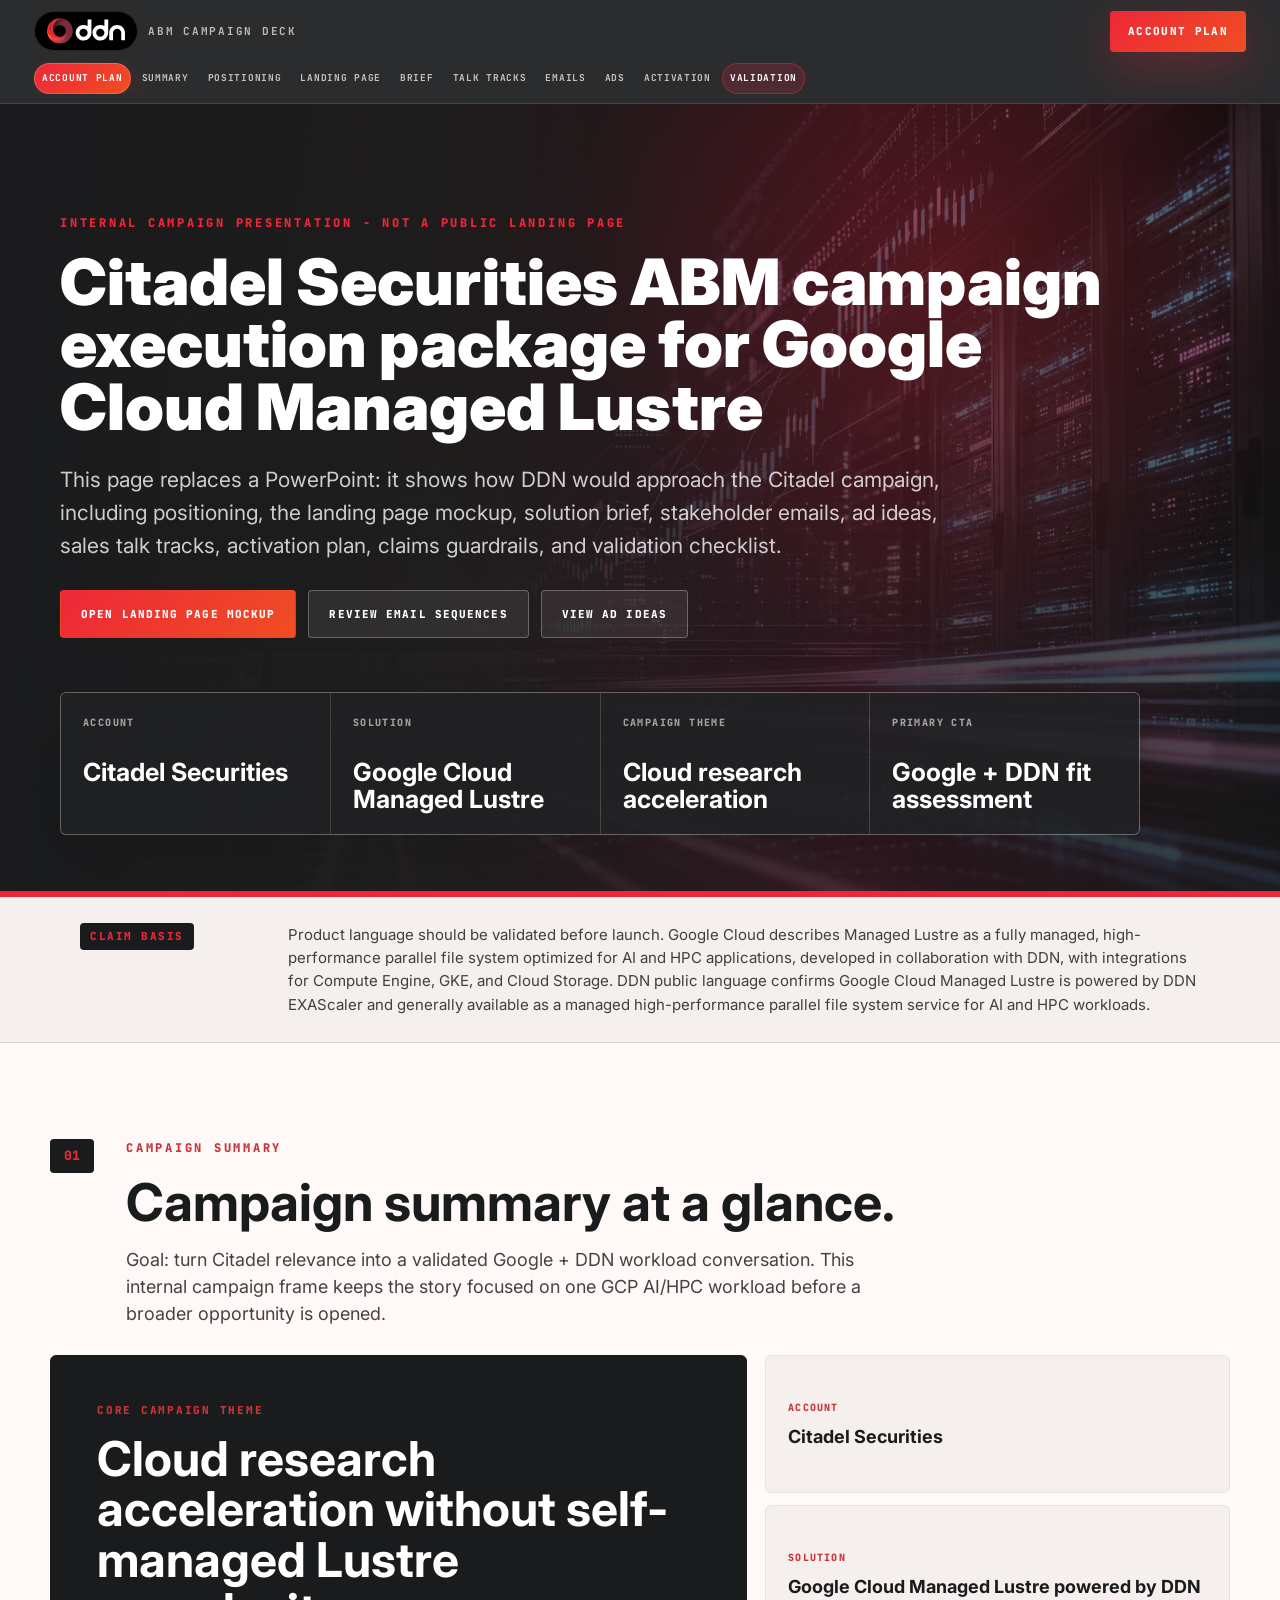
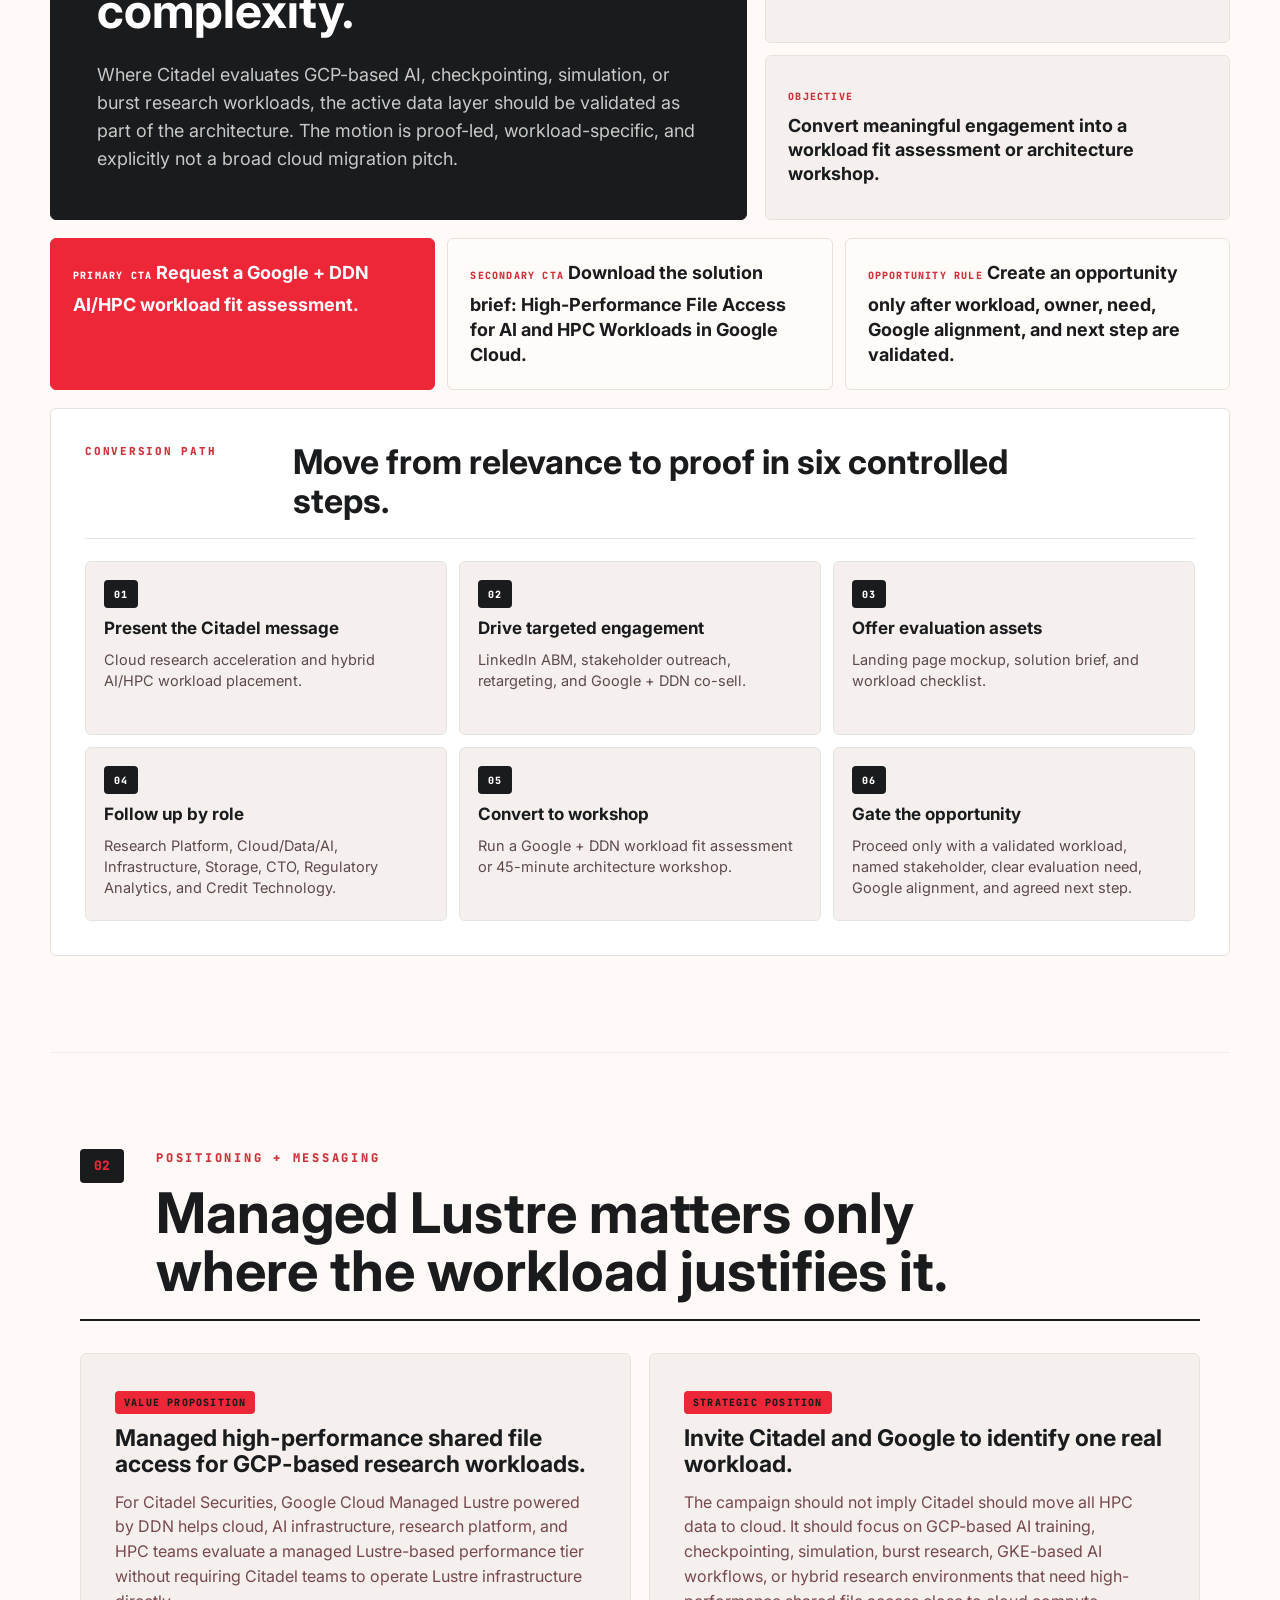
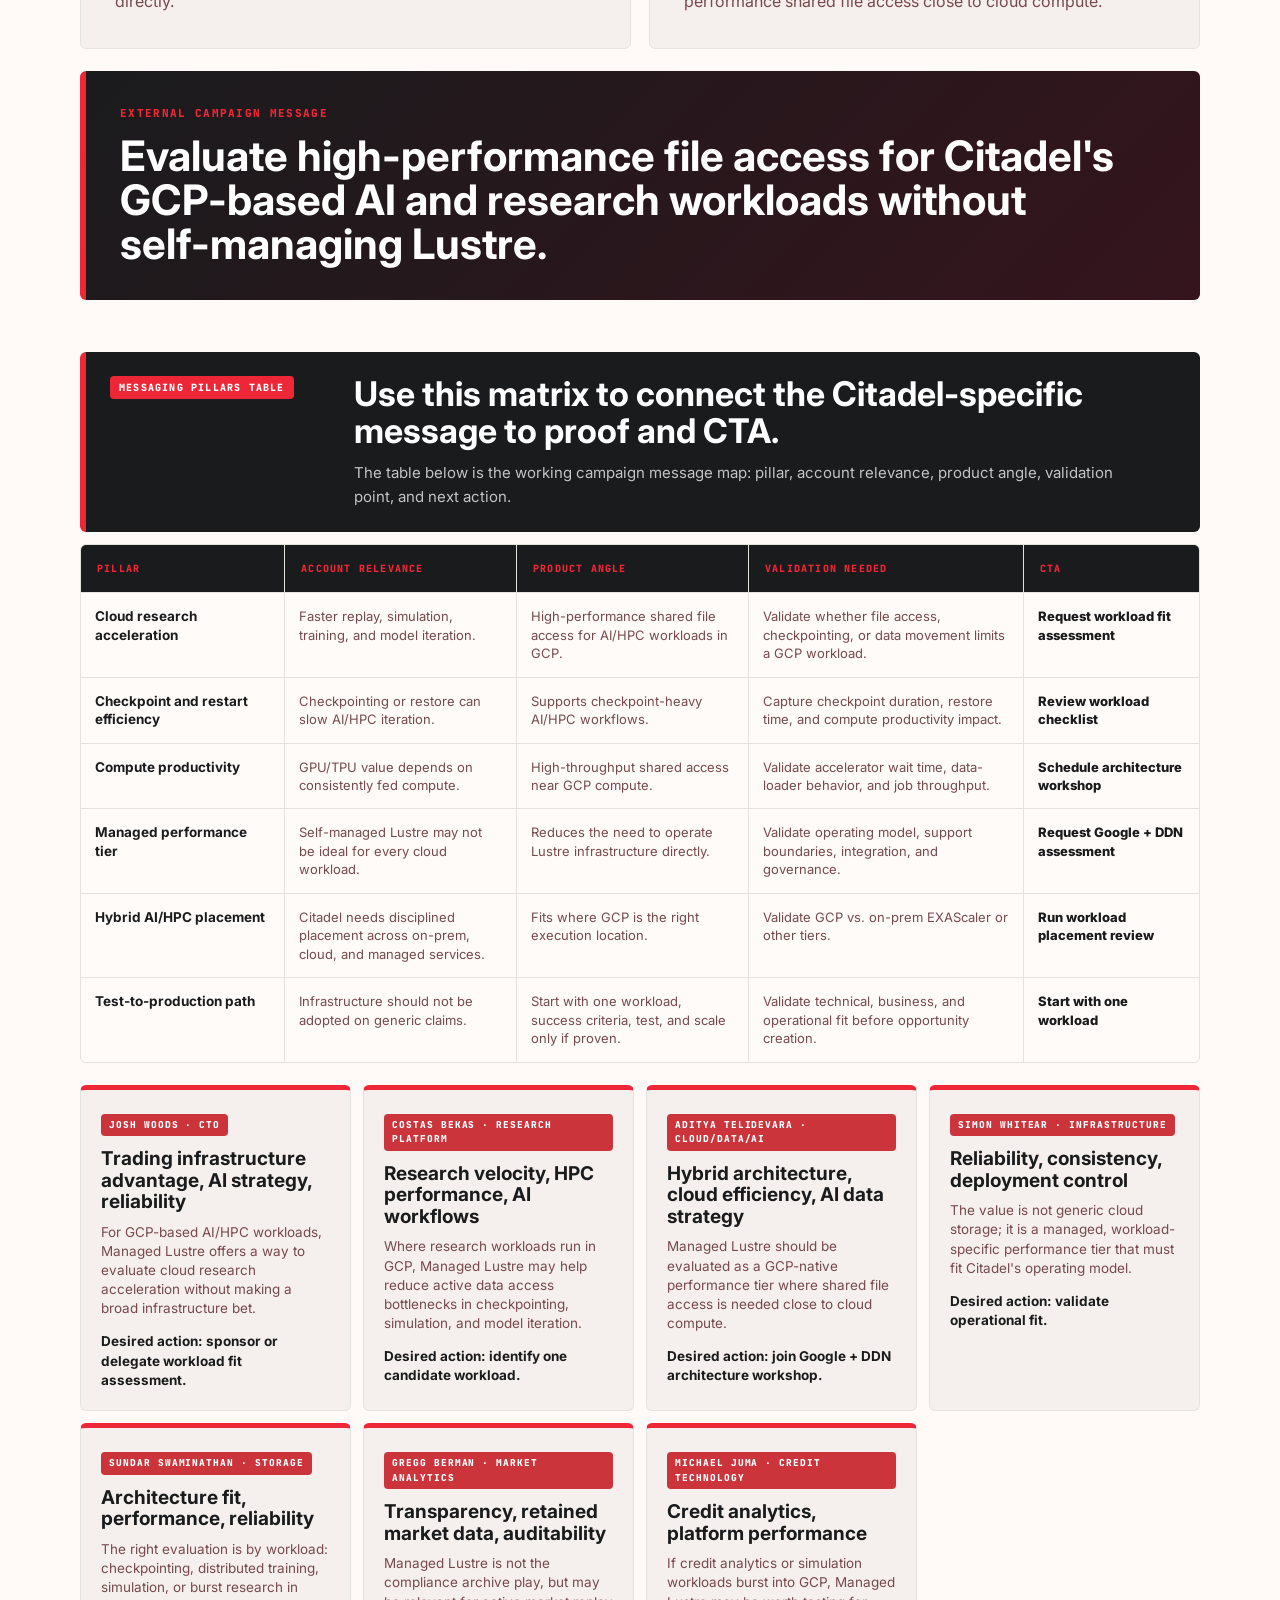
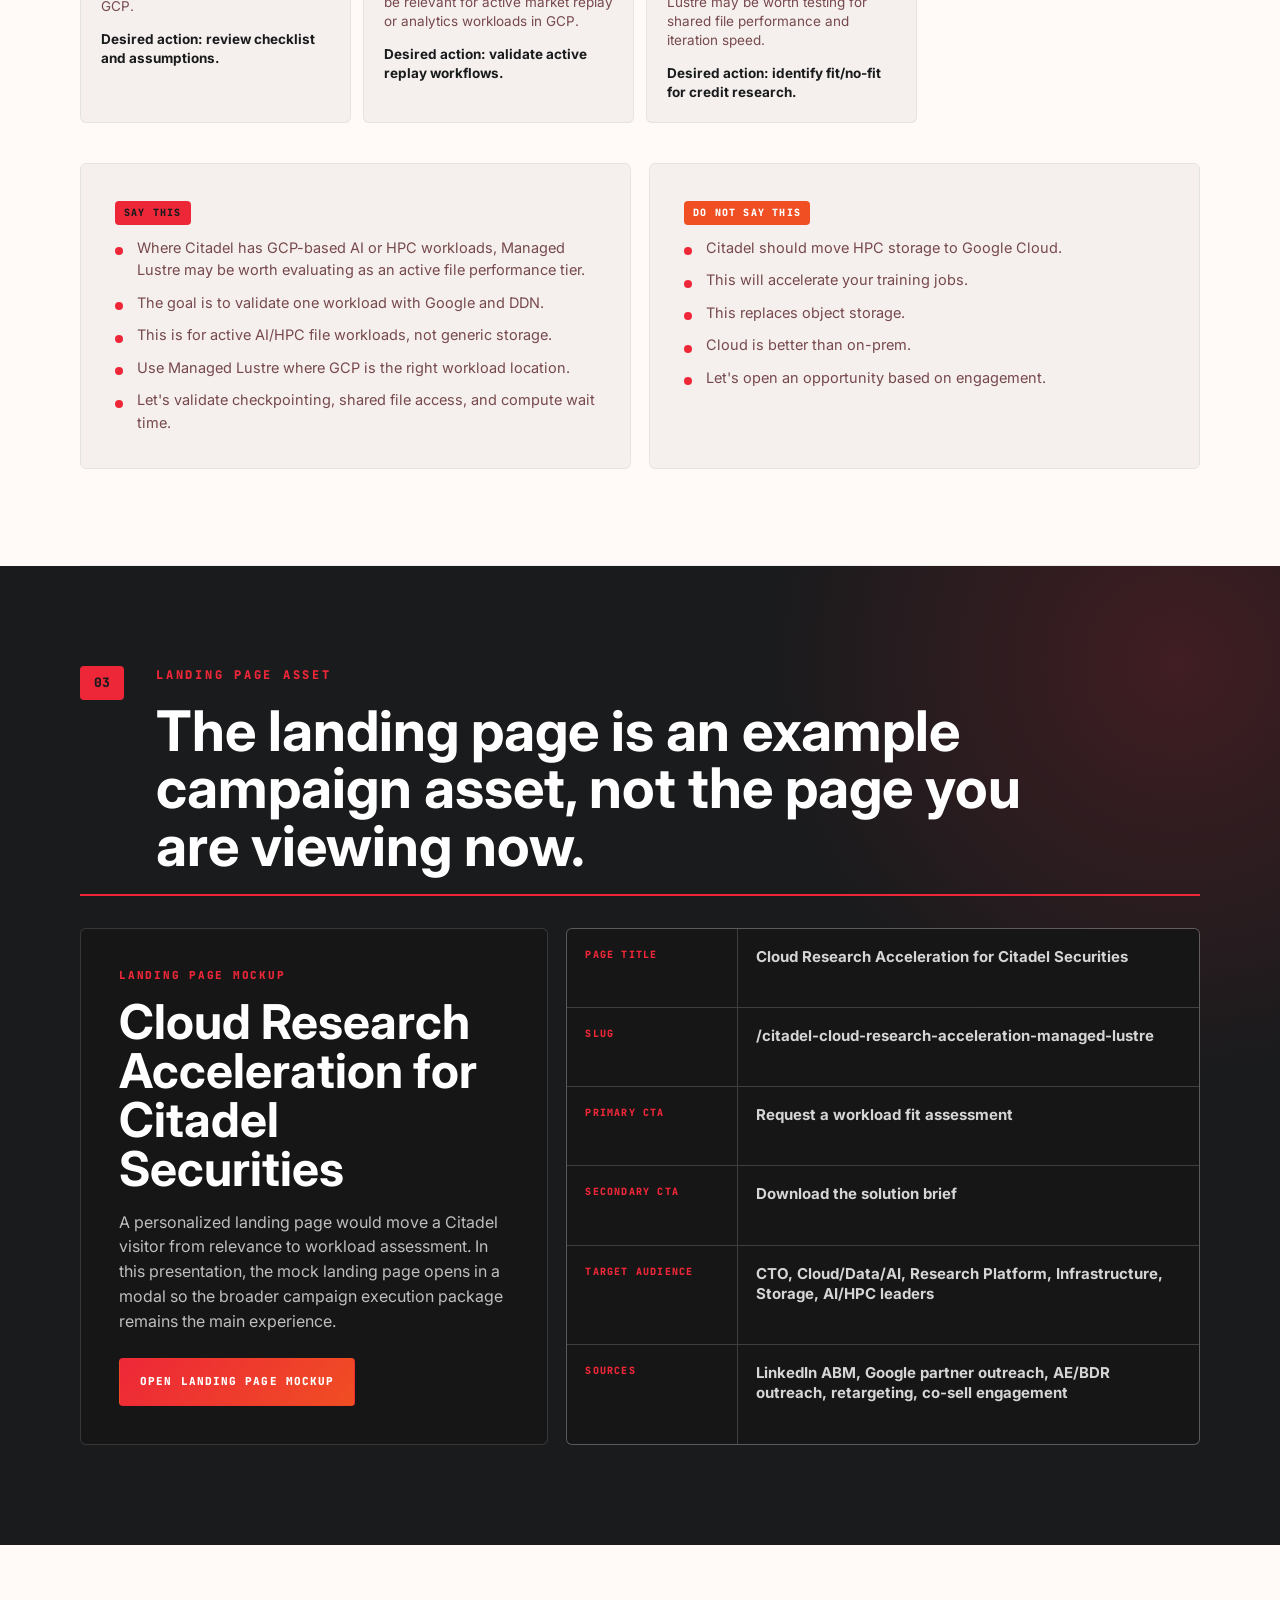
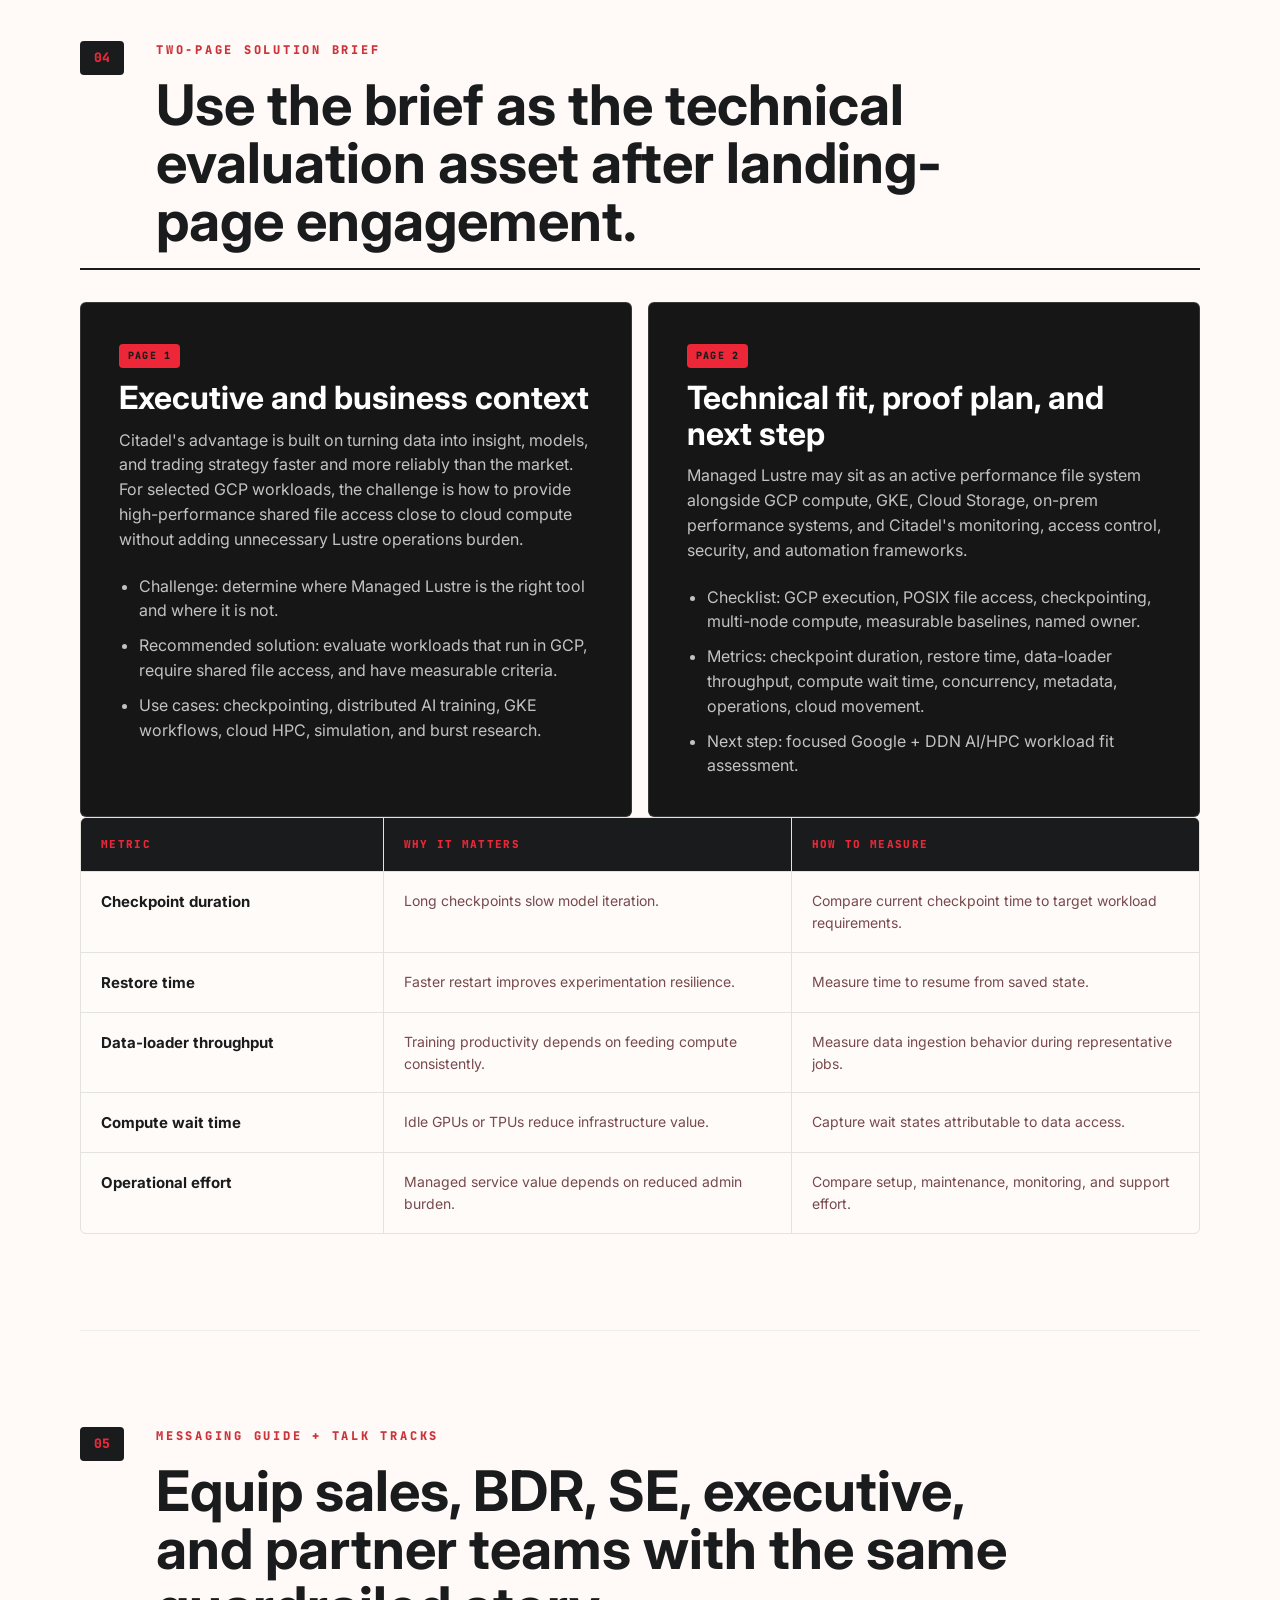
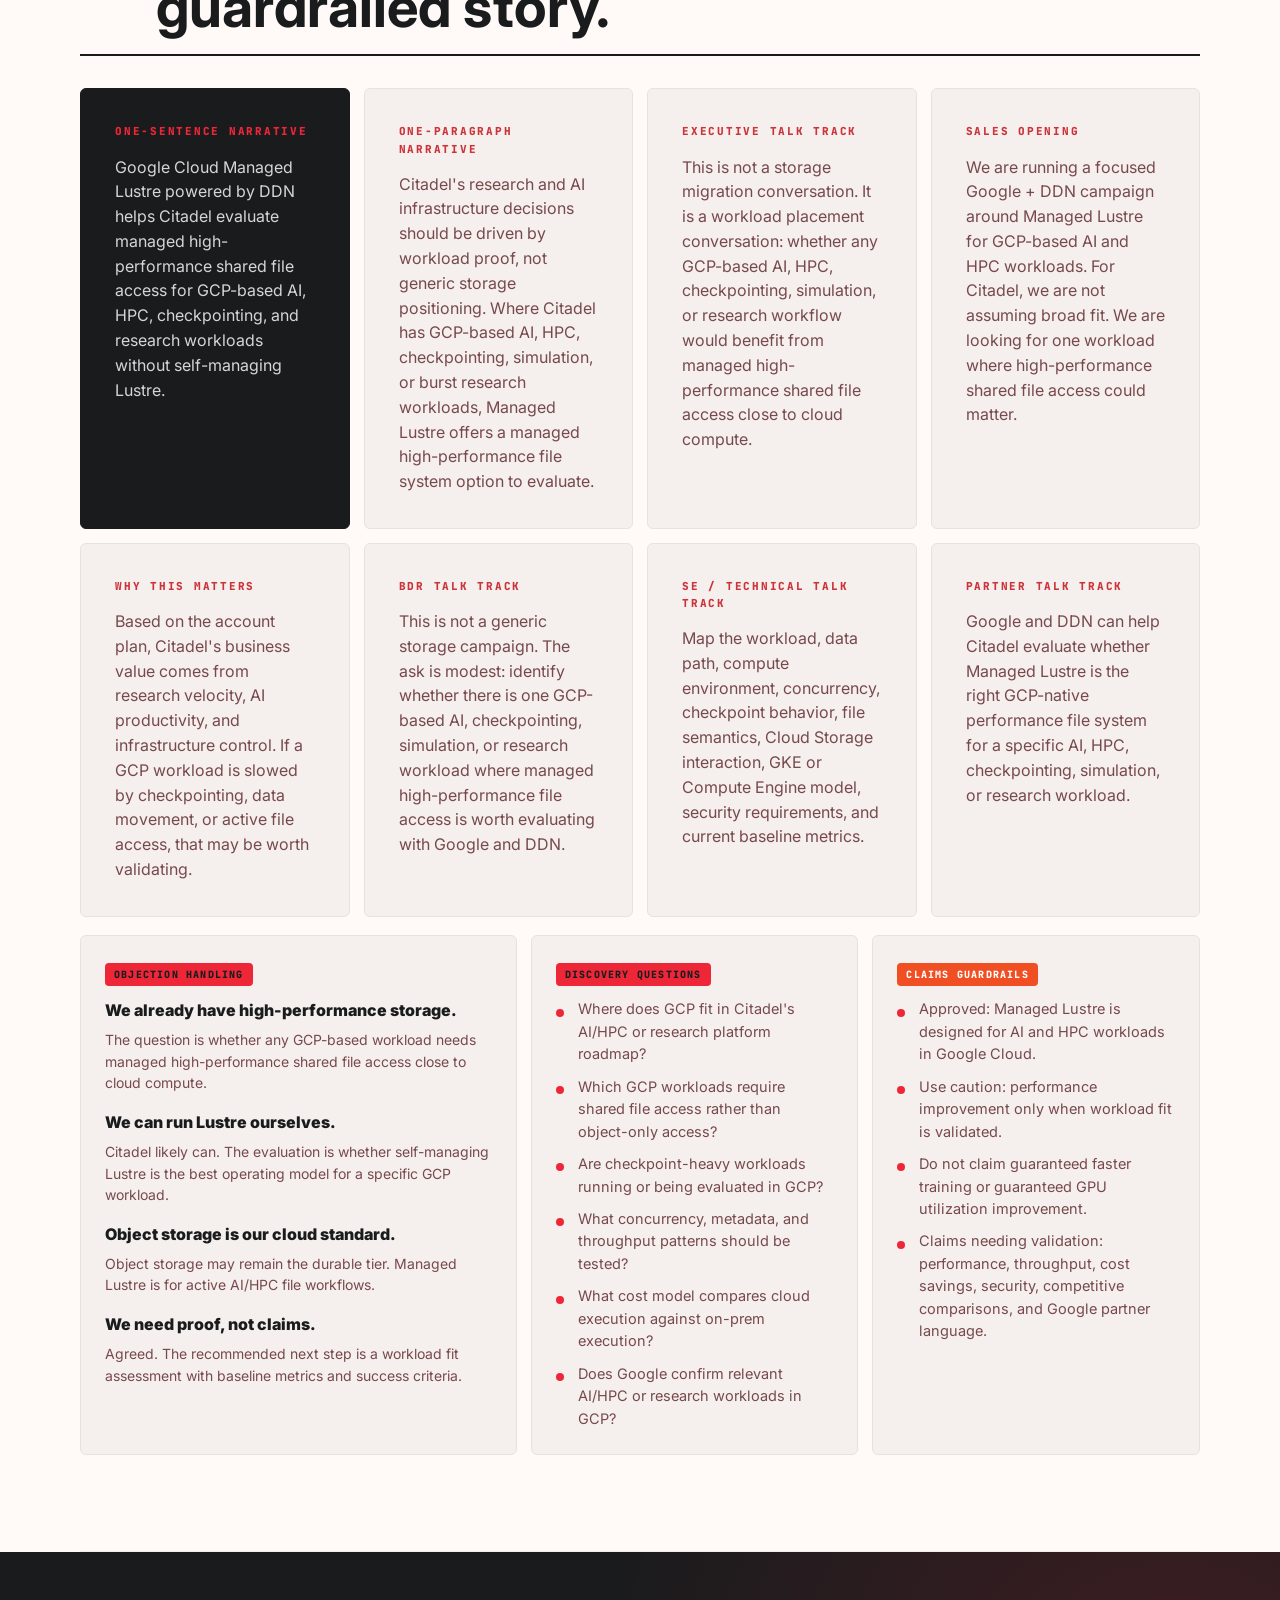
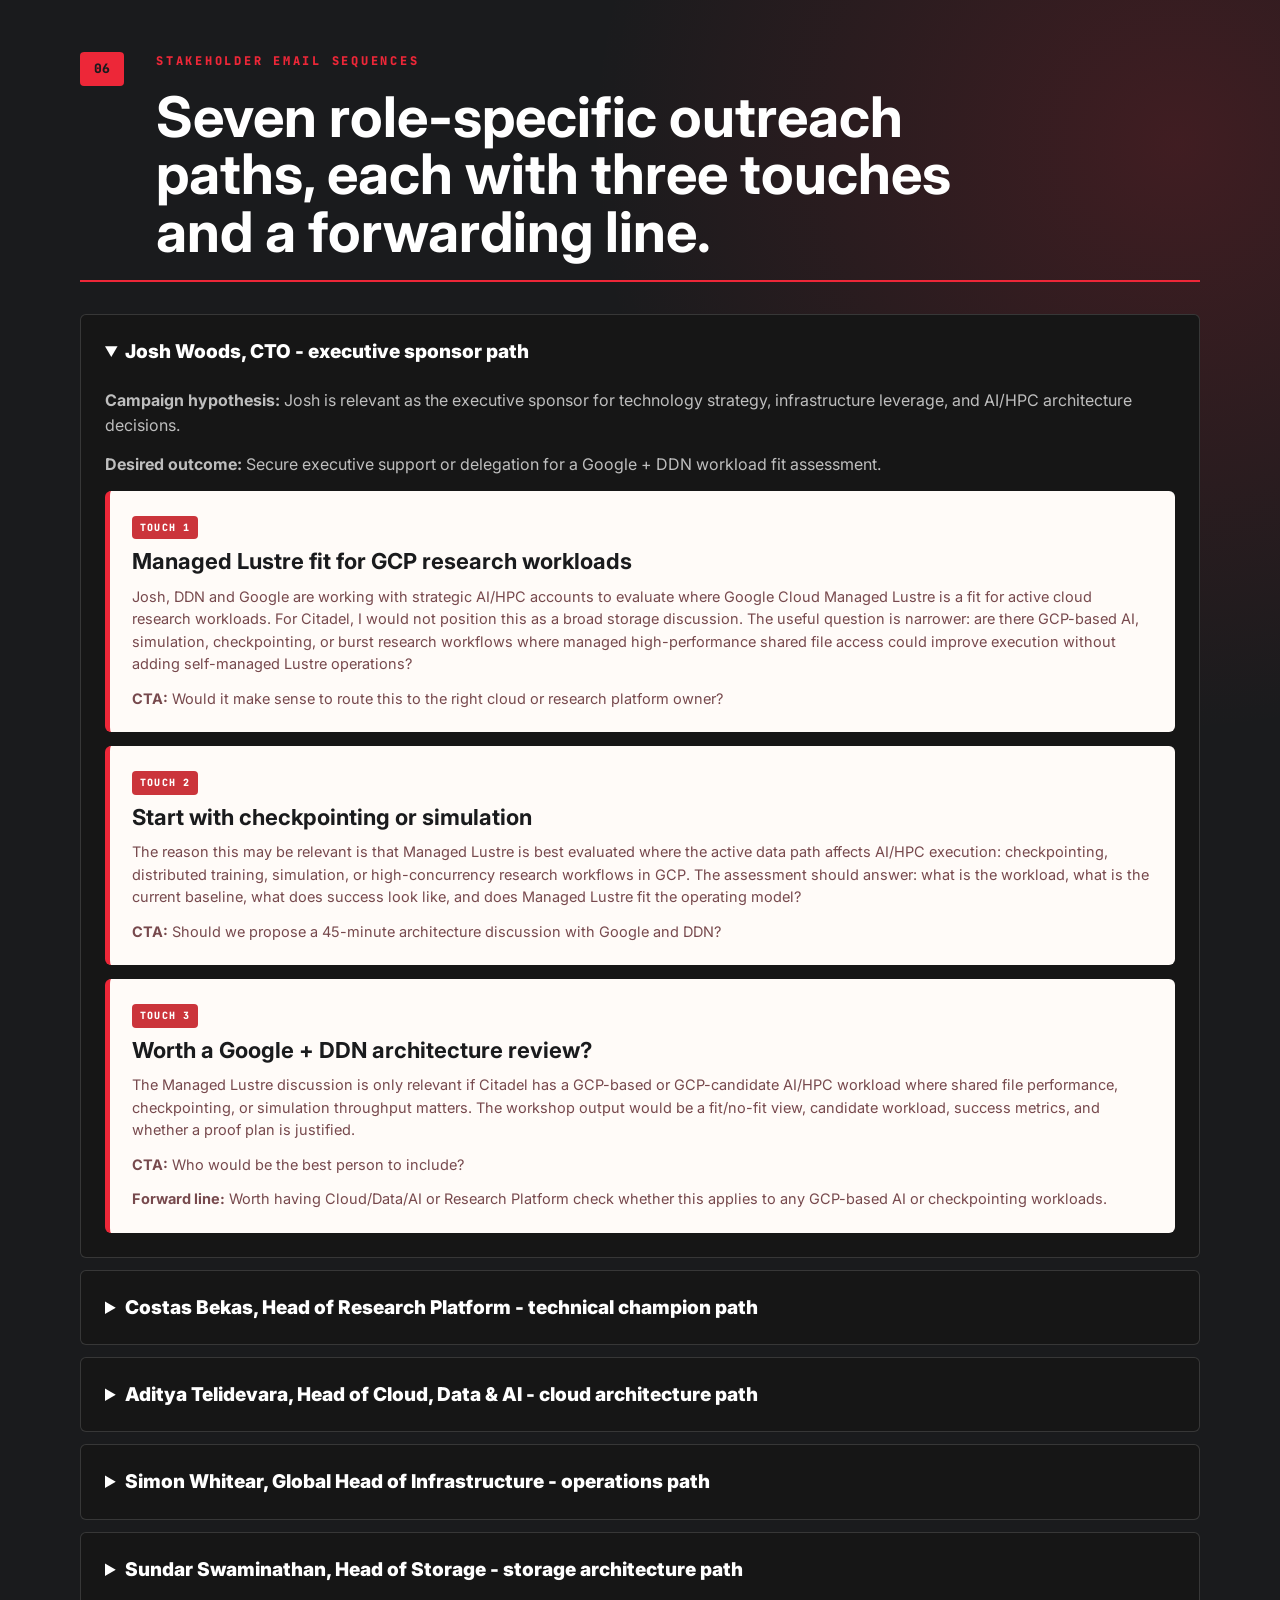
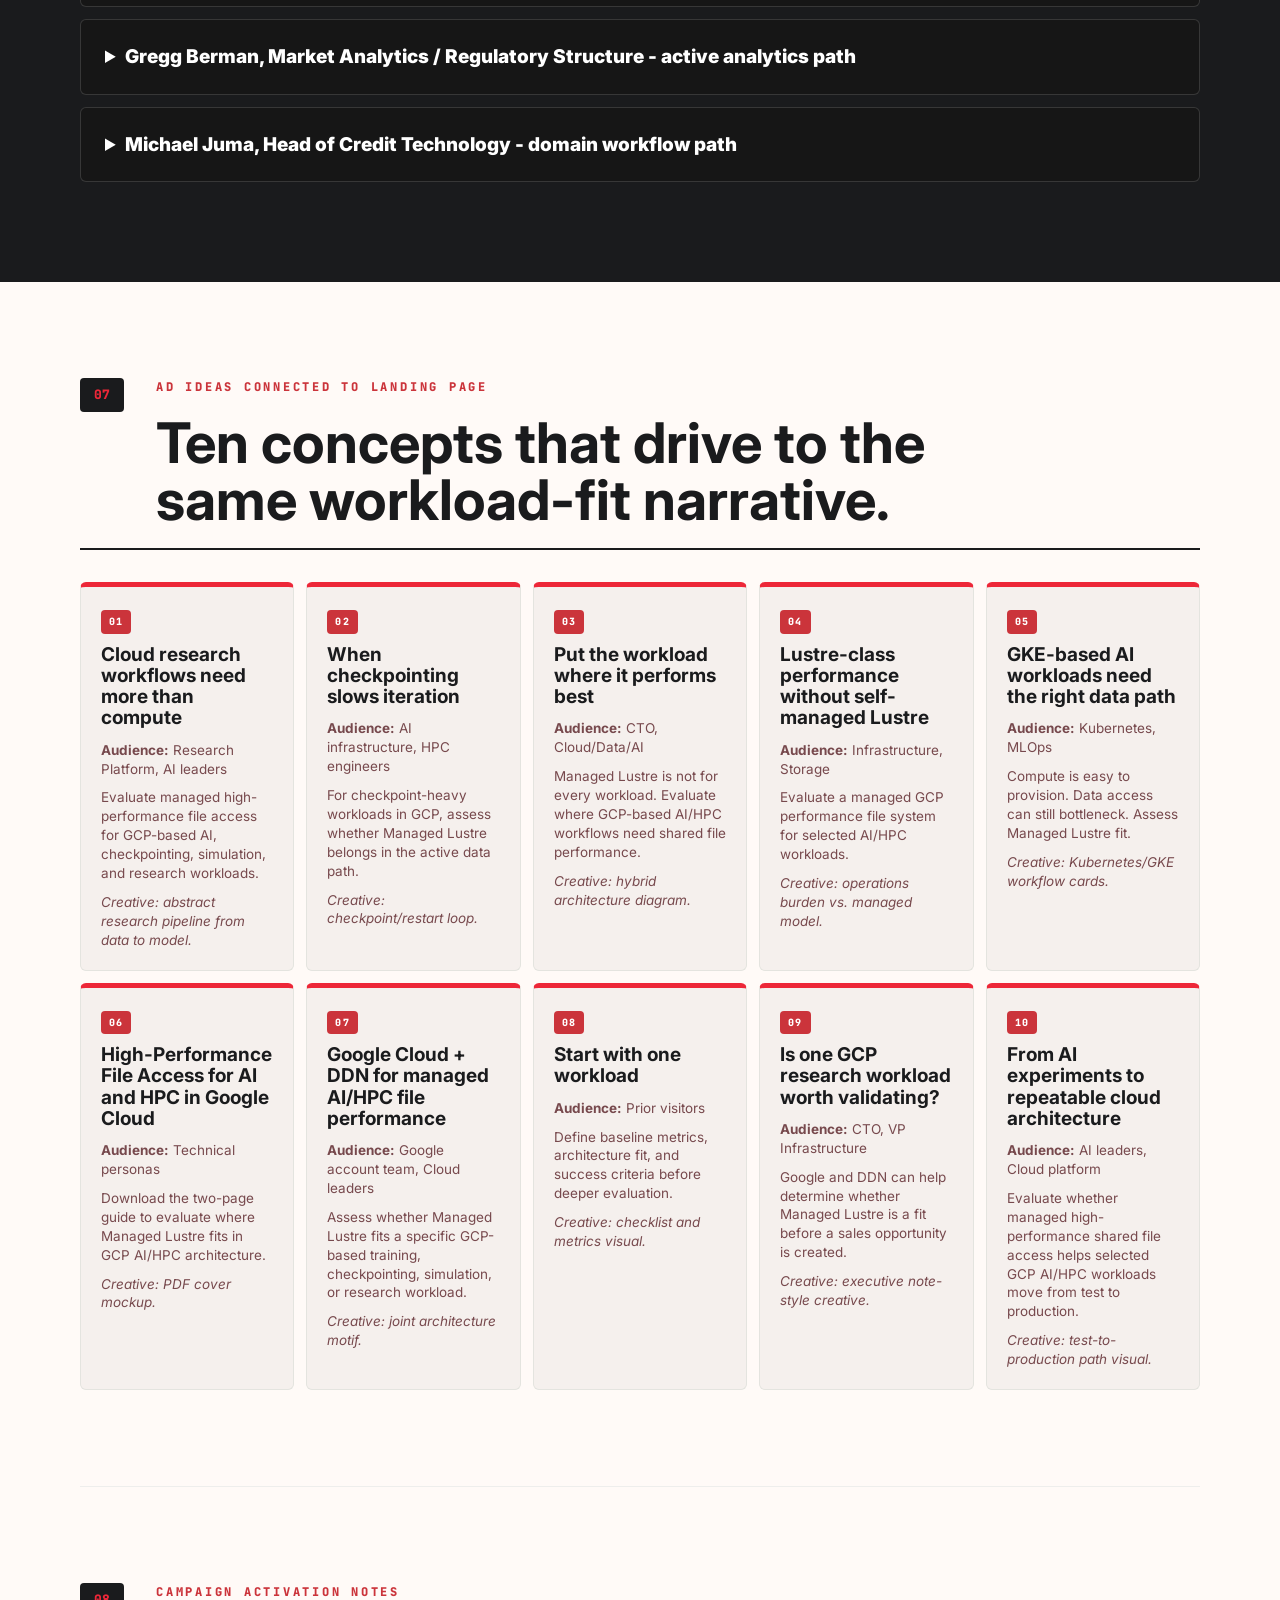
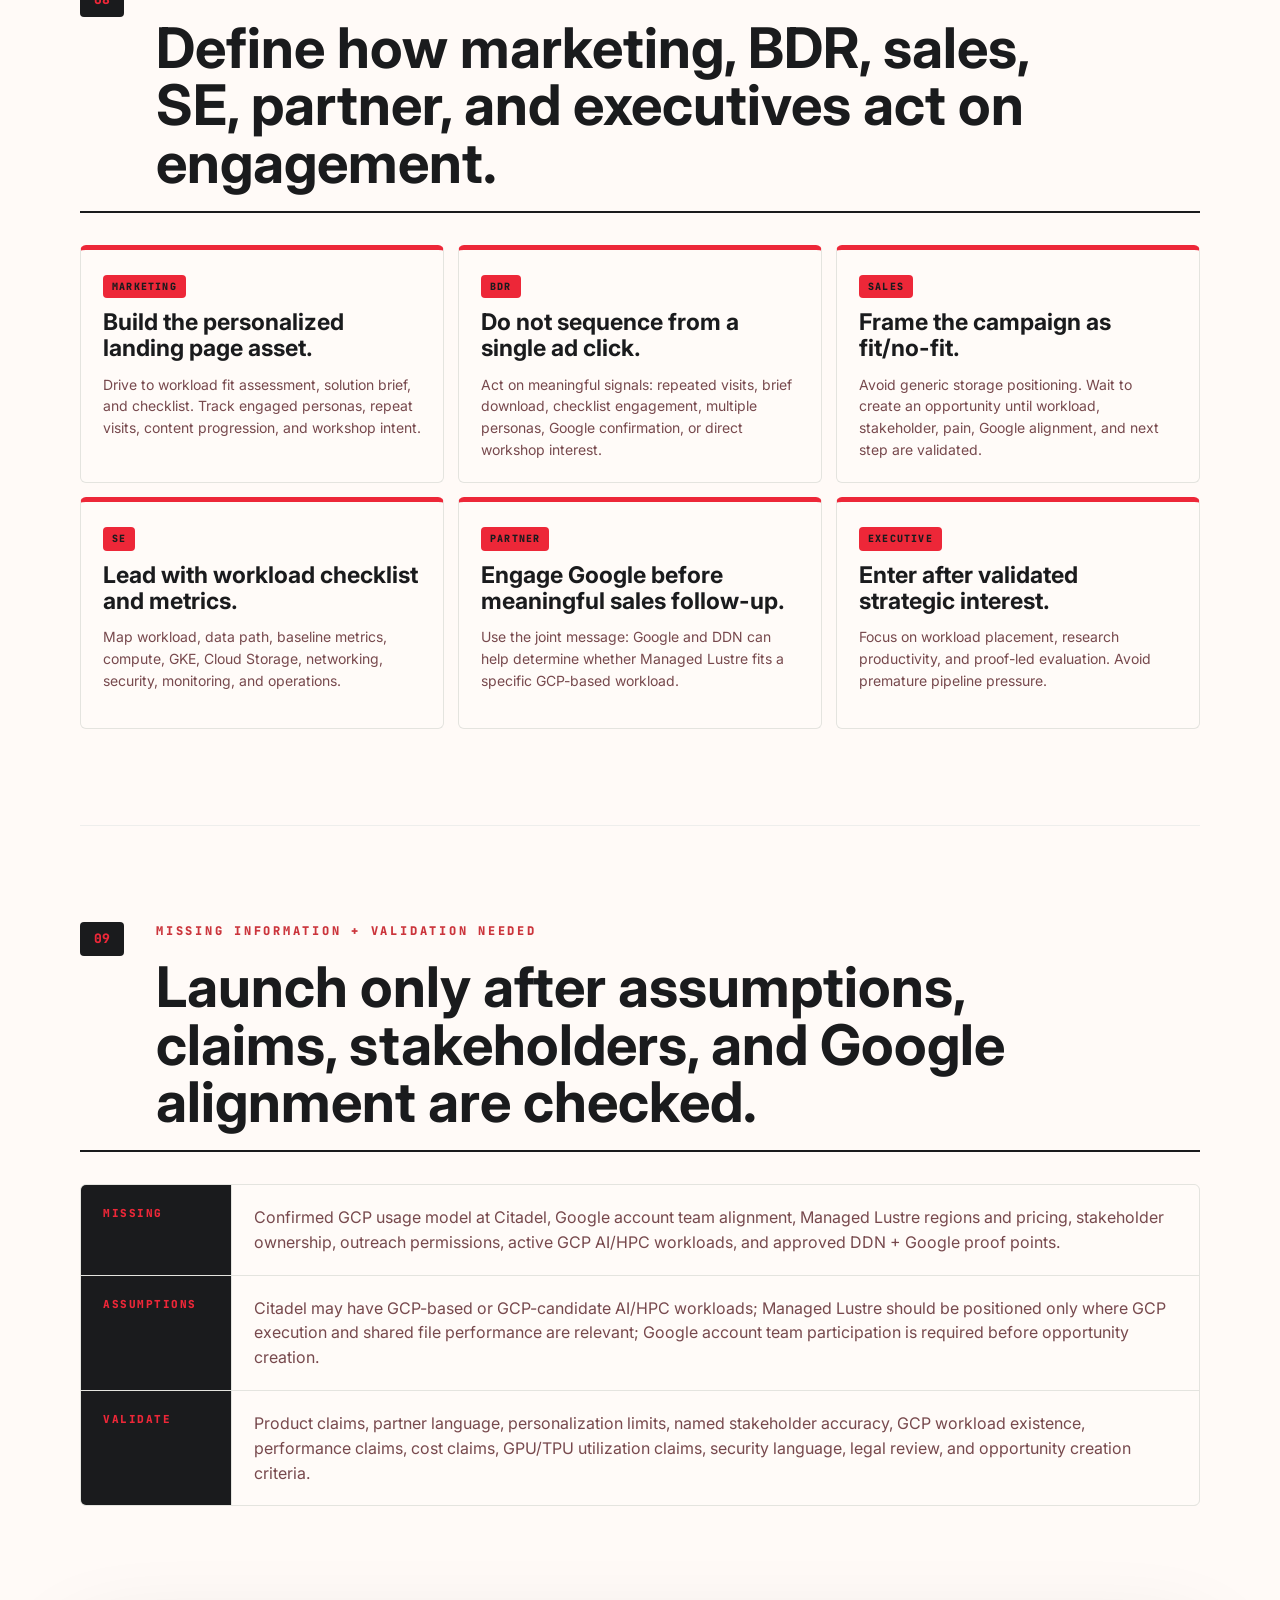
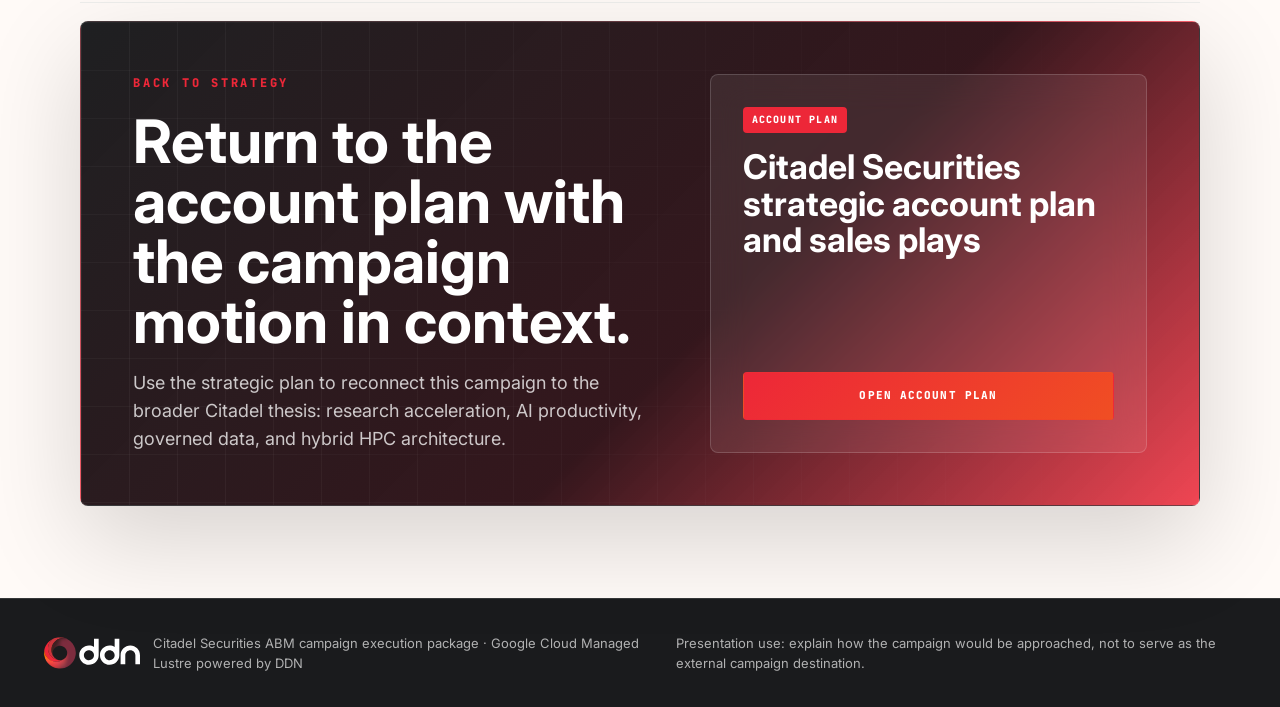
<file: managed-lustre-campaign.html>
<!DOCTYPE html>
<html lang="en">
  <head>
    <meta charset="UTF-8" />
    <meta name="viewport" content="width=device-width, initial-scale=1.0" />
    <title>Citadel Securities ABM Campaign Execution Package | DDN</title>
    <meta
      name="description"
      content="Internal ABM campaign execution package for Citadel Securities and Google Cloud Managed Lustre powered by DDN."
    />
    <link rel="preconnect" href="https://fonts.googleapis.com" />
    <link rel="preconnect" href="https://fonts.gstatic.com" crossorigin />
    <link
      href="https://fonts.googleapis.com/css2?family=Inter:wght@400;500;600;700;800;900&family=JetBrains+Mono:wght@400;600;700&display=swap"
      rel="stylesheet"
    />
    <link rel="stylesheet" href="styles.css?v=20260610-contrast" />
  </head>
  <body class="campaign-body campaign-deck-body">
    <header class="site-header" aria-label="Campaign presentation">
      <a class="brand-lockup" href="index.html#top" aria-label="Back to DDN Citadel account plan" data-transition-label="Returning to strategic account plan" onclick="event.preventDefault(); return window.ddnPageTransition ? window.ddnPageTransition(event, this) : (window.location.href = this.href, false)">
        <span class="logo-plate">
          <img class="brand-logo" src="assets/ddn-logo-small.svg" alt="DDN" />
        </span>
        <span class="brand-kicker">ABM Campaign Deck</span>
      </a>
      <a class="header-action" href="index.html#roadmap" data-transition-label="Returning to strategic account plan" onclick="event.preventDefault(); return window.ddnPageTransition ? window.ddnPageTransition(event, this) : (window.location.href = this.href, false)">Account Plan</a>
      <nav class="top-nav" aria-label="Campaign execution package sections">
        <a class="nav-cta" href="index.html#top" data-transition-label="Returning to strategic account plan" onclick="event.preventDefault(); return window.ddnPageTransition ? window.ddnPageTransition(event, this) : (window.location.href = this.href, false)">Account Plan</a>
        <a href="#campaign-summary">Summary</a>
        <a href="#positioning">Positioning</a>
        <a href="#landing-page-asset">Landing Page</a>
        <a href="#brief">Brief</a>
        <a href="#talk-tracks">Talk Tracks</a>
        <a href="#emails">Emails</a>
        <a href="#ads">Ads</a>
        <a href="#activation">Activation</a>
        <a href="#validation">Validation</a>
      </nav>
    </header>

    <main id="campaign-top" class="campaign-page">
      <section class="hero campaign-hero deck-hero" aria-labelledby="campaign-title">
        <img
          class="hero-image"
          src="assets/citadel-data-layer-hero.png"
          alt="Abstract cloud research data infrastructure with market data streams and data center racks"
        />
        <div class="hero-overlay"></div>
        <div class="hero-content">
          <p class="eyebrow">Internal campaign presentation - not a public landing page</p>
          <h1 id="campaign-title">
            Citadel Securities ABM campaign execution package for Google Cloud Managed Lustre
          </h1>
          <p class="hero-copy">
            This page replaces a PowerPoint: it shows how DDN would approach the
            Citadel campaign, including positioning, the landing page mockup, solution
            brief, stakeholder emails, ad ideas, sales talk tracks, activation plan,
            claims guardrails, and validation checklist.
          </p>
          <div class="hero-actions" aria-label="Campaign presentation actions">
            <button class="cta-button primary" type="button" data-modal-open="landing-page-modal">
              Open landing page mockup
            </button>
            <a class="cta-button secondary" href="#emails">Review email sequences</a>
            <a class="cta-button secondary" href="#ads">View ad ideas</a>
          </div>

          <div class="hero-grid campaign-hero-grid" aria-label="Campaign highlights">
            <div class="hero-metric">
              <span class="metric-label">Account</span>
              <strong>Citadel Securities</strong>
            </div>
            <div class="hero-metric">
              <span class="metric-label">Solution</span>
              <strong>Google Cloud Managed Lustre</strong>
            </div>
            <div class="hero-metric">
              <span class="metric-label">Campaign Theme</span>
              <strong>Cloud research acceleration</strong>
            </div>
            <div class="hero-metric">
              <span class="metric-label">Primary CTA</span>
              <strong>Google + DDN fit assessment</strong>
            </div>
          </div>
        </div>
      </section>

      <section class="plan-note">
        <div>
          <span class="note-label">Claim Basis</span>
          <p>
            Product language should be validated before launch. Google Cloud describes
            Managed Lustre as a fully managed, high-performance parallel file system
            optimized for AI and HPC applications, developed in collaboration with DDN,
            with integrations for Compute Engine, GKE, and Cloud Storage. DDN public
            language confirms Google Cloud Managed Lustre is powered by DDN EXAScaler
            and generally available as a managed high-performance parallel file system
            service for AI and HPC workloads.
          </p>
        </div>
      </section>

      <section class="section-panel campaign-summary-panel" id="campaign-summary">
        <div class="section-heading">
          <span class="section-number">01</span>
          <div>
            <p class="eyebrow dark">Campaign Summary</p>
            <h2>Campaign summary at a glance.</h2>
            <p class="summary-deck-intro">
              Goal: turn Citadel relevance into a validated Google + DDN workload
              conversation. This internal campaign frame keeps the story focused on one
              GCP AI/HPC workload before a broader opportunity is opened.
            </p>
          </div>
        </div>

        <div class="summary-overview">
          <article class="summary-lead-card">
            <span class="card-label">Core campaign theme</span>
            <h3>Cloud research acceleration without self-managed Lustre complexity.</h3>
            <p>
              Where Citadel evaluates GCP-based AI, checkpointing, simulation, or burst
              research workloads, the active data layer should be validated as part of
              the architecture. The motion is proof-led, workload-specific, and explicitly
              not a broad cloud migration pitch.
            </p>
          </article>

          <aside class="summary-snapshot" aria-label="Campaign snapshot">
            <div>
              <span>Account</span>
              <strong>Citadel Securities</strong>
            </div>
            <div>
              <span>Solution</span>
              <strong>Google Cloud Managed Lustre powered by DDN</strong>
            </div>
            <div>
              <span>Objective</span>
              <strong>Convert meaningful engagement into a workload fit assessment or architecture workshop.</strong>
            </div>
          </aside>
        </div>

        <div class="summary-cta-row">
          <article>
            <span>Primary CTA</span>
            <strong>Request a Google + DDN AI/HPC workload fit assessment.</strong>
          </article>
          <article>
            <span>Secondary CTA</span>
            <strong>Download the solution brief: High-Performance File Access for AI and HPC Workloads in Google Cloud.</strong>
          </article>
          <article>
            <span>Opportunity Rule</span>
            <strong>Create an opportunity only after workload, owner, need, Google alignment, and next step are validated.</strong>
          </article>
        </div>

        <div class="summary-path" aria-label="Campaign conversion path">
          <div class="summary-path-heading">
            <span class="card-label">Conversion path</span>
            <h3>Move from relevance to proof in six controlled steps.</h3>
          </div>
          <ol>
            <li>
              <span>01</span>
              <strong>Present the Citadel message</strong>
              <p>Cloud research acceleration and hybrid AI/HPC workload placement.</p>
            </li>
            <li>
              <span>02</span>
              <strong>Drive targeted engagement</strong>
              <p>LinkedIn ABM, stakeholder outreach, retargeting, and Google + DDN co-sell.</p>
            </li>
            <li>
              <span>03</span>
              <strong>Offer evaluation assets</strong>
              <p>Landing page mockup, solution brief, and workload checklist.</p>
            </li>
            <li>
              <span>04</span>
              <strong>Follow up by role</strong>
              <p>Research Platform, Cloud/Data/AI, Infrastructure, Storage, CTO, Regulatory Analytics, and Credit Technology.</p>
            </li>
            <li>
              <span>05</span>
              <strong>Convert to workshop</strong>
              <p>Run a Google + DDN workload fit assessment or 45-minute architecture workshop.</p>
            </li>
            <li>
              <span>06</span>
              <strong>Gate the opportunity</strong>
              <p>Proceed only with a validated workload, named stakeholder, clear evaluation need, Google alignment, and agreed next step.</p>
            </li>
          </ol>
        </div>
      </section>

      <section class="section-panel" id="positioning">
        <div class="section-heading">
          <span class="section-number">02</span>
          <div>
            <p class="eyebrow dark">Positioning + Messaging</p>
            <h2>Managed Lustre matters only where the workload justifies it.</h2>
          </div>
        </div>

        <div class="split-copy">
          <article>
            <span class="micro-tag">Value Proposition</span>
            <h3>Managed high-performance shared file access for GCP-based research workloads.</h3>
            <p>
              For Citadel Securities, Google Cloud Managed Lustre powered by DDN helps
              cloud, AI infrastructure, research platform, and HPC teams evaluate a
              managed Lustre-based performance tier without requiring Citadel teams to
              operate Lustre infrastructure directly.
            </p>
          </article>
          <article>
            <span class="micro-tag">Strategic Position</span>
            <h3>Invite Citadel and Google to identify one real workload.</h3>
            <p>
              The campaign should not imply Citadel should move all HPC data to cloud.
              It should focus on GCP-based AI training, checkpointing, simulation,
              burst research, GKE-based AI workflows, or hybrid research environments
              that need high-performance shared file access close to cloud compute.
            </p>
          </article>
        </div>

        <div class="message-banner">
          <span>External Campaign Message</span>
          <strong>Evaluate high-performance file access for Citadel's GCP-based AI and research workloads without self-managing Lustre.</strong>
        </div>

        <div class="audience-message-grid" aria-label="Audience-specific messaging">
          <article>
            <span>Josh Woods · CTO</span>
            <h3>Trading infrastructure advantage, AI strategy, reliability</h3>
            <p>For GCP-based AI/HPC workloads, Managed Lustre offers a way to evaluate cloud research acceleration without making a broad infrastructure bet.</p>
            <strong>Desired action: sponsor or delegate workload fit assessment.</strong>
          </article>
          <article>
            <span>Costas Bekas · Research Platform</span>
            <h3>Research velocity, HPC performance, AI workflows</h3>
            <p>Where research workloads run in GCP, Managed Lustre may help reduce active data access bottlenecks in checkpointing, simulation, and model iteration.</p>
            <strong>Desired action: identify one candidate workload.</strong>
          </article>
          <article>
            <span>Aditya Telidevara · Cloud/Data/AI</span>
            <h3>Hybrid architecture, cloud efficiency, AI data strategy</h3>
            <p>Managed Lustre should be evaluated as a GCP-native performance tier where shared file access is needed close to cloud compute.</p>
            <strong>Desired action: join Google + DDN architecture workshop.</strong>
          </article>
          <article>
            <span>Simon Whitear · Infrastructure</span>
            <h3>Reliability, consistency, deployment control</h3>
            <p>The value is not generic cloud storage; it is a managed, workload-specific performance tier that must fit Citadel's operating model.</p>
            <strong>Desired action: validate operational fit.</strong>
          </article>
          <article>
            <span>Sundar Swaminathan · Storage</span>
            <h3>Architecture fit, performance, reliability</h3>
            <p>The right evaluation is by workload: checkpointing, distributed training, simulation, or burst research in GCP.</p>
            <strong>Desired action: review checklist and assumptions.</strong>
          </article>
          <article>
            <span>Gregg Berman · Market Analytics</span>
            <h3>Transparency, retained market data, auditability</h3>
            <p>Managed Lustre is not the compliance archive play, but may be relevant for active market replay or analytics workloads in GCP.</p>
            <strong>Desired action: validate active replay workflows.</strong>
          </article>
          <article>
            <span>Michael Juma · Credit Technology</span>
            <h3>Credit analytics, platform performance</h3>
            <p>If credit analytics or simulation workloads burst into GCP, Managed Lustre may be worth testing for shared file performance and iteration speed.</p>
            <strong>Desired action: identify fit/no-fit for credit research.</strong>
          </article>
        </div>

        <div class="messaging-table-intro">
          <span class="micro-tag">Messaging pillars table</span>
          <h3>Use this matrix to connect the Citadel-specific message to proof and CTA.</h3>
          <p>
            The table below is the working campaign message map: pillar, account
            relevance, product angle, validation point, and next action.
          </p>
        </div>

        <div class="asset-table pillar-table" aria-label="Messaging pillars">
          <div class="asset-table-head">
            <span>Pillar</span>
            <span>Account Relevance</span>
            <span>Product Angle</span>
            <span>Validation Needed</span>
            <span>CTA</span>
          </div>
          <div>
            <strong data-label="Pillar">Cloud research acceleration</strong>
            <p data-label="Account Relevance">Faster replay, simulation, training, and model iteration.</p>
            <p data-label="Product Angle">High-performance shared file access for AI/HPC workloads in GCP.</p>
            <p data-label="Validation Needed">Validate whether file access, checkpointing, or data movement limits a GCP workload.</p>
            <p data-label="CTA">Request workload fit assessment</p>
          </div>
          <div>
            <strong data-label="Pillar">Checkpoint and restart efficiency</strong>
            <p data-label="Account Relevance">Checkpointing or restore can slow AI/HPC iteration.</p>
            <p data-label="Product Angle">Supports checkpoint-heavy AI/HPC workflows.</p>
            <p data-label="Validation Needed">Capture checkpoint duration, restore time, and compute productivity impact.</p>
            <p data-label="CTA">Review workload checklist</p>
          </div>
          <div>
            <strong data-label="Pillar">Compute productivity</strong>
            <p data-label="Account Relevance">GPU/TPU value depends on consistently fed compute.</p>
            <p data-label="Product Angle">High-throughput shared access near GCP compute.</p>
            <p data-label="Validation Needed">Validate accelerator wait time, data-loader behavior, and job throughput.</p>
            <p data-label="CTA">Schedule architecture workshop</p>
          </div>
          <div>
            <strong data-label="Pillar">Managed performance tier</strong>
            <p data-label="Account Relevance">Self-managed Lustre may not be ideal for every cloud workload.</p>
            <p data-label="Product Angle">Reduces the need to operate Lustre infrastructure directly.</p>
            <p data-label="Validation Needed">Validate operating model, support boundaries, integration, and governance.</p>
            <p data-label="CTA">Request Google + DDN assessment</p>
          </div>
          <div>
            <strong data-label="Pillar">Hybrid AI/HPC placement</strong>
            <p data-label="Account Relevance">Citadel needs disciplined placement across on-prem, cloud, and managed services.</p>
            <p data-label="Product Angle">Fits where GCP is the right execution location.</p>
            <p data-label="Validation Needed">Validate GCP vs. on-prem EXAScaler or other tiers.</p>
            <p data-label="CTA">Run workload placement review</p>
          </div>
          <div>
            <strong data-label="Pillar">Test-to-production path</strong>
            <p data-label="Account Relevance">Infrastructure should not be adopted on generic claims.</p>
            <p data-label="Product Angle">Start with one workload, success criteria, test, and scale only if proven.</p>
            <p data-label="Validation Needed">Validate technical, business, and operational fit before opportunity creation.</p>
            <p data-label="CTA">Start with one workload</p>
          </div>
        </div>

        <div class="do-dont-grid">
          <article>
            <span class="micro-tag">Say This</span>
            <ul class="check-list">
              <li>Where Citadel has GCP-based AI or HPC workloads, Managed Lustre may be worth evaluating as an active file performance tier.</li>
              <li>The goal is to validate one workload with Google and DDN.</li>
              <li>This is for active AI/HPC file workloads, not generic storage.</li>
              <li>Use Managed Lustre where GCP is the right workload location.</li>
              <li>Let's validate checkpointing, shared file access, and compute wait time.</li>
            </ul>
          </article>
          <article>
            <span class="micro-tag danger">Do Not Say This</span>
            <ul class="check-list">
              <li>Citadel should move HPC storage to Google Cloud.</li>
              <li>This will accelerate your training jobs.</li>
              <li>This replaces object storage.</li>
              <li>Cloud is better than on-prem.</li>
              <li>Let's open an opportunity based on engagement.</li>
            </ul>
          </article>
        </div>
      </section>

      <section class="section-panel black-panel" id="landing-page-asset">
        <div class="section-heading">
          <span class="section-number">03</span>
          <div>
            <p class="eyebrow">Landing Page Asset</p>
            <h2>The landing page is an example campaign asset, not the page you are viewing now.</h2>
          </div>
        </div>

        <div class="asset-showcase">
          <article class="asset-preview-card">
            <span class="card-label">Landing Page Mockup</span>
            <h3>Cloud Research Acceleration for Citadel Securities</h3>
            <p>
              A personalized landing page would move a Citadel visitor from relevance
              to workload assessment. In this presentation, the mock landing page
              opens in a modal so the broader campaign execution package remains the
              main experience.
            </p>
            <button class="cta-button primary" type="button" data-modal-open="landing-page-modal">
              Open landing page mockup
            </button>
          </article>
          <div class="asset-meta-list">
            <div><span>Page title</span><strong>Cloud Research Acceleration for Citadel Securities</strong></div>
            <div><span>Slug</span><strong>/citadel-cloud-research-acceleration-managed-lustre</strong></div>
            <div><span>Primary CTA</span><strong>Request a workload fit assessment</strong></div>
            <div><span>Secondary CTA</span><strong>Download the solution brief</strong></div>
            <div><span>Target audience</span><strong>CTO, Cloud/Data/AI, Research Platform, Infrastructure, Storage, AI/HPC leaders</strong></div>
            <div><span>Sources</span><strong>LinkedIn ABM, Google partner outreach, AE/BDR outreach, retargeting, co-sell engagement</strong></div>
          </div>
        </div>
      </section>

      <section class="section-panel" id="brief">
        <div class="section-heading">
          <span class="section-number">04</span>
          <div>
            <p class="eyebrow dark">Two-Page Solution Brief</p>
            <h2>Use the brief as the technical evaluation asset after landing-page engagement.</h2>
          </div>
        </div>

        <div class="brief-layout">
          <article class="brief-card">
            <span class="micro-tag">Page 1</span>
            <h3>Executive and business context</h3>
            <p>
              Citadel's advantage is built on turning data into insight, models, and
              trading strategy faster and more reliably than the market. For selected
              GCP workloads, the challenge is how to provide high-performance shared
              file access close to cloud compute without adding unnecessary Lustre
              operations burden.
            </p>
            <ul>
              <li>Challenge: determine where Managed Lustre is the right tool and where it is not.</li>
              <li>Recommended solution: evaluate workloads that run in GCP, require shared file access, and have measurable criteria.</li>
              <li>Use cases: checkpointing, distributed AI training, GKE workflows, cloud HPC, simulation, and burst research.</li>
            </ul>
          </article>
          <article class="brief-card">
            <span class="micro-tag">Page 2</span>
            <h3>Technical fit, proof plan, and next step</h3>
            <p>
              Managed Lustre may sit as an active performance file system alongside
              GCP compute, GKE, Cloud Storage, on-prem performance systems, and
              Citadel's monitoring, access control, security, and automation frameworks.
            </p>
            <ul>
              <li>Checklist: GCP execution, POSIX file access, checkpointing, multi-node compute, measurable baselines, named owner.</li>
              <li>Metrics: checkpoint duration, restore time, data-loader throughput, compute wait time, concurrency, metadata, operations, cloud movement.</li>
              <li>Next step: focused Google + DDN AI/HPC workload fit assessment.</li>
            </ul>
          </article>
        </div>

        <div class="metric-table" aria-label="Metrics to validate in the solution brief">
          <div>
            <span>Metric</span>
            <span>Why It Matters</span>
            <span>How To Measure</span>
          </div>
          <div>
            <strong>Checkpoint duration</strong>
            <p>Long checkpoints slow model iteration.</p>
            <p>Compare current checkpoint time to target workload requirements.</p>
          </div>
          <div>
            <strong>Restore time</strong>
            <p>Faster restart improves experimentation resilience.</p>
            <p>Measure time to resume from saved state.</p>
          </div>
          <div>
            <strong>Data-loader throughput</strong>
            <p>Training productivity depends on feeding compute consistently.</p>
            <p>Measure data ingestion behavior during representative jobs.</p>
          </div>
          <div>
            <strong>Compute wait time</strong>
            <p>Idle GPUs or TPUs reduce infrastructure value.</p>
            <p>Capture wait states attributable to data access.</p>
          </div>
          <div>
            <strong>Operational effort</strong>
            <p>Managed service value depends on reduced admin burden.</p>
            <p>Compare setup, maintenance, monitoring, and support effort.</p>
          </div>
        </div>
      </section>

      <section class="section-panel" id="talk-tracks">
        <div class="section-heading">
          <span class="section-number">05</span>
          <div>
            <p class="eyebrow dark">Messaging Guide + Talk Tracks</p>
            <h2>Equip sales, BDR, SE, executive, and partner teams with the same guardrailed story.</h2>
          </div>
        </div>

        <div class="talk-track-grid expanded-talk-grid">
          <article class="dark-card">
            <span class="card-label">One-Sentence Narrative</span>
            <p>
              Google Cloud Managed Lustre powered by DDN helps Citadel evaluate
              managed high-performance shared file access for GCP-based AI, HPC,
              checkpointing, and research workloads without self-managing Lustre.
            </p>
          </article>
          <article>
            <span class="card-label">One-Paragraph Narrative</span>
            <p>
              Citadel's research and AI infrastructure decisions should be driven by
              workload proof, not generic storage positioning. Where Citadel has
              GCP-based AI, HPC, checkpointing, simulation, or burst research
              workloads, Managed Lustre offers a managed high-performance file system
              option to evaluate.
            </p>
          </article>
          <article>
            <span class="card-label">Executive Talk Track</span>
            <p>
              This is not a storage migration conversation. It is a workload placement
              conversation: whether any GCP-based AI, HPC, checkpointing, simulation,
              or research workflow would benefit from managed high-performance shared
              file access close to cloud compute.
            </p>
          </article>
          <article>
            <span class="card-label">Sales Opening</span>
            <p>
              We are running a focused Google + DDN campaign around Managed Lustre for
              GCP-based AI and HPC workloads. For Citadel, we are not assuming broad
              fit. We are looking for one workload where high-performance shared file
              access could matter.
            </p>
          </article>
          <article>
            <span class="card-label">Why This Matters</span>
            <p>
              Based on the account plan, Citadel's business value comes from research
              velocity, AI productivity, and infrastructure control. If a GCP workload
              is slowed by checkpointing, data movement, or active file access, that
              may be worth validating.
            </p>
          </article>
          <article>
            <span class="card-label">BDR Talk Track</span>
            <p>
              This is not a generic storage campaign. The ask is modest: identify
              whether there is one GCP-based AI, checkpointing, simulation, or
              research workload where managed high-performance file access is worth
              evaluating with Google and DDN.
            </p>
          </article>
          <article>
            <span class="card-label">SE / Technical Talk Track</span>
            <p>
              Map the workload, data path, compute environment, concurrency, checkpoint
              behavior, file semantics, Cloud Storage interaction, GKE or Compute
              Engine model, security requirements, and current baseline metrics.
            </p>
          </article>
          <article>
            <span class="card-label">Partner Talk Track</span>
            <p>
              Google and DDN can help Citadel evaluate whether Managed Lustre is the
              right GCP-native performance file system for a specific AI, HPC,
              checkpointing, simulation, or research workload.
            </p>
          </article>
        </div>

        <div class="objection-grid">
          <article>
            <span class="micro-tag">Objection Handling</span>
            <dl>
              <dt>We already have high-performance storage.</dt>
              <dd>The question is whether any GCP-based workload needs managed high-performance shared file access close to cloud compute.</dd>
              <dt>We can run Lustre ourselves.</dt>
              <dd>Citadel likely can. The evaluation is whether self-managing Lustre is the best operating model for a specific GCP workload.</dd>
              <dt>Object storage is our cloud standard.</dt>
              <dd>Object storage may remain the durable tier. Managed Lustre is for active AI/HPC file workflows.</dd>
              <dt>We need proof, not claims.</dt>
              <dd>Agreed. The recommended next step is a workload fit assessment with baseline metrics and success criteria.</dd>
            </dl>
          </article>
          <article>
            <span class="micro-tag">Discovery Questions</span>
            <ul class="check-list">
              <li>Where does GCP fit in Citadel's AI/HPC or research platform roadmap?</li>
              <li>Which GCP workloads require shared file access rather than object-only access?</li>
              <li>Are checkpoint-heavy workloads running or being evaluated in GCP?</li>
              <li>What concurrency, metadata, and throughput patterns should be tested?</li>
              <li>What cost model compares cloud execution against on-prem execution?</li>
              <li>Does Google confirm relevant AI/HPC or research workloads in GCP?</li>
            </ul>
          </article>
          <article>
            <span class="micro-tag danger">Claims Guardrails</span>
            <ul class="check-list">
              <li>Approved: Managed Lustre is designed for AI and HPC workloads in Google Cloud.</li>
              <li>Use caution: performance improvement only when workload fit is validated.</li>
              <li>Do not claim guaranteed faster training or guaranteed GPU utilization improvement.</li>
              <li>Claims needing validation: performance, throughput, cost savings, security, competitive comparisons, and Google partner language.</li>
            </ul>
          </article>
        </div>
      </section>

      <section class="section-panel black-panel" id="emails">
        <div class="section-heading">
          <span class="section-number">06</span>
          <div>
            <p class="eyebrow">Stakeholder Email Sequences</p>
            <h2>Seven role-specific outreach paths, each with three touches and a forwarding line.</h2>
          </div>
        </div>

        <div class="email-accordion">
          <details open>
            <summary>Josh Woods, CTO - executive sponsor path</summary>
            <div class="email-sequence">
              <p><strong>Campaign hypothesis:</strong> Josh is relevant as the executive sponsor for technology strategy, infrastructure leverage, and AI/HPC architecture decisions.</p>
              <p><strong>Desired outcome:</strong> Secure executive support or delegation for a Google + DDN workload fit assessment.</p>
              <article class="email-touch">
                <span>Touch 1</span>
                <h3>Managed Lustre fit for GCP research workloads</h3>
                <p>Josh, DDN and Google are working with strategic AI/HPC accounts to evaluate where Google Cloud Managed Lustre is a fit for active cloud research workloads. For Citadel, I would not position this as a broad storage discussion. The useful question is narrower: are there GCP-based AI, simulation, checkpointing, or burst research workflows where managed high-performance shared file access could improve execution without adding self-managed Lustre operations?</p>
                <p><strong>CTA:</strong> Would it make sense to route this to the right cloud or research platform owner?</p>
              </article>
              <article class="email-touch">
                <span>Touch 2</span>
                <h3>Start with checkpointing or simulation</h3>
                <p>The reason this may be relevant is that Managed Lustre is best evaluated where the active data path affects AI/HPC execution: checkpointing, distributed training, simulation, or high-concurrency research workflows in GCP. The assessment should answer: what is the workload, what is the current baseline, what does success look like, and does Managed Lustre fit the operating model?</p>
                <p><strong>CTA:</strong> Should we propose a 45-minute architecture discussion with Google and DDN?</p>
              </article>
              <article class="email-touch">
                <span>Touch 3</span>
                <h3>Worth a Google + DDN architecture review?</h3>
                <p>The Managed Lustre discussion is only relevant if Citadel has a GCP-based or GCP-candidate AI/HPC workload where shared file performance, checkpointing, or simulation throughput matters. The workshop output would be a fit/no-fit view, candidate workload, success metrics, and whether a proof plan is justified.</p>
                <p><strong>CTA:</strong> Who would be the best person to include?</p>
                <p><strong>Forward line:</strong> Worth having Cloud/Data/AI or Research Platform check whether this applies to any GCP-based AI or checkpointing workloads.</p>
              </article>
            </div>
          </details>

          <details>
            <summary>Costas Bekas, Head of Research Platform - technical champion path</summary>
            <div class="email-sequence">
              <p><strong>Campaign hypothesis:</strong> Costas is likely the strongest technical champion if the campaign connects to research velocity, simulation, replay, checkpointing, or model iteration.</p>
              <p><strong>Desired outcome:</strong> Identify one candidate GCP-based research workload for assessment.</p>
              <article class="email-touch">
                <span>Touch 1</span>
                <h3>GCP file performance for research workflows</h3>
                <p>Costas, DDN and Google are running a focused review for teams evaluating high-performance AI/HPC workloads in GCP. The question for Citadel's research platform is whether any cloud-based or cloud-candidate workflow needs managed high-performance shared file access: checkpointing, simulation, replay, distributed training, or burst research.</p>
                <p><strong>CTA:</strong> Is there one research workflow where this would be worth testing as a hypothesis?</p>
              </article>
              <article class="email-touch">
                <span>Touch 2</span>
                <h3>Checkpointing as the first validation point</h3>
                <p>A practical starting point may be checkpoint-heavy training or simulation workflows. These create measurable validation points: checkpoint duration, restore time, runtime variability, data-loader throughput, metadata behavior, and concurrent job performance.</p>
                <p><strong>CTA:</strong> Would a workload checklist help identify a fit/no-fit candidate?</p>
              </article>
              <article class="email-touch">
                <span>Touch 3</span>
                <h3>Google + DDN workshop for one workload?</h3>
                <p>The cleanest next step would be a 45-minute Google + DDN workload fit session focused on one research platform workflow. The goal is not to push a POC. It is to determine whether Managed Lustre has a credible role in a specific GCP-based research workflow.</p>
                <p><strong>CTA:</strong> Is there a workload owner we should include?</p>
                <p><strong>Forward line:</strong> Can someone on the research platform side confirm whether we have a GCP-based checkpointing, simulation, or distributed training workload worth assessing?</p>
              </article>
            </div>
          </details>

          <details>
            <summary>Aditya Telidevara, Head of Cloud, Data & AI - cloud architecture path</summary>
            <div class="email-sequence">
              <p><strong>Campaign hypothesis:</strong> Aditya is central to cloud architecture, AI data strategy, GCP fit, and workload placement decisions.</p>
              <p><strong>Desired outcome:</strong> Secure participation in a Google + DDN architecture workshop.</p>
              <article class="email-touch">
                <span>Touch 1</span>
                <h3>Managed Lustre in Citadel's GCP architecture</h3>
                <p>Aditya, DDN and Google are coordinating around Google Cloud Managed Lustre for enterprise AI/HPC workloads. For Citadel, the relevant question is not whether this should replace existing infrastructure. It is whether there are GCP-based workloads that need high-performance shared file access close to cloud compute.</p>
                <p><strong>CTA:</strong> Would you be open to a Google + DDN workload fit assessment?</p>
              </article>
              <article class="email-touch">
                <span>Touch 2</span>
                <h3>GKE, Cloud Storage, and active file access</h3>
                <p>Managed Lustre is most relevant when active AI/HPC workloads need shared file performance in GCP. It can sit alongside Cloud Storage for durable data and integrate into cloud compute or GKE-based execution patterns.</p>
                <p><strong>CTA:</strong> Should we set up a short architecture review with Google's AI/HPC team?</p>
              </article>
              <article class="email-touch">
                <span>Touch 3</span>
                <h3>Fit/no-fit review for GCP AI/HPC workloads</h3>
                <p>The agenda would be simple: identify one GCP-based or GCP-candidate AI/HPC workload, map the current data path, review compute and GKE requirements, validate Cloud Storage interaction, and decide whether Managed Lustre is technically relevant.</p>
                <p><strong>CTA:</strong> Is there a good technical counterpart from Cloud/Data/AI to include?</p>
                <p><strong>Forward line:</strong> Worth checking whether Managed Lustre fits any GCP-based AI/HPC workloads before we evaluate broader architecture options.</p>
              </article>
            </div>
          </details>

          <details>
            <summary>Simon Whitear, Global Head of Infrastructure - operations path</summary>
            <div class="email-sequence">
              <p><strong>Campaign hypothesis:</strong> Simon is relevant for operational control, infrastructure reliability, global deployment patterns, and support model fit.</p>
              <p><strong>Desired outcome:</strong> Validate operational fit and infrastructure requirements.</p>
              <article class="email-touch">
                <span>Touch 1</span>
                <h3>Operational fit for Managed Lustre in GCP</h3>
                <p>Simon, DDN and Google are engaging strategic AI/HPC accounts around Google Cloud Managed Lustre. For Citadel, I would frame this as an operational fit question: if a GCP workload needs high-performance shared file access, is a managed Lustre service a better operating model than self-managed infrastructure?</p>
                <p><strong>CTA:</strong> Would you be the right person to review operational criteria for a fit assessment?</p>
              </article>
              <article class="email-touch">
                <span>Touch 2</span>
                <h3>Beyond performance: support and operations</h3>
                <p>For Citadel, the bigger question may be whether the service fits the operating model: provisioning, access control, networking, monitoring, incident response, data movement, automation, and support boundaries between Google, DDN, and Citadel.</p>
                <p><strong>CTA:</strong> Should we include infrastructure operations criteria in the Google + DDN assessment?</p>
              </article>
              <article class="email-touch">
                <span>Touch 3</span>
                <h3>Managed Lustre operating model session</h3>
                <p>The workshop would focus on one GCP-based AI/HPC workload and validate whether Managed Lustre fits Citadel's infrastructure standards: workload profile, data path, deployment model, security, monitoring, support process, and measurable success criteria.</p>
                <p><strong>CTA:</strong> Would you recommend someone from infrastructure to participate?</p>
                <p><strong>Forward line:</strong> Can infrastructure review whether a managed Lustre service would meet our operating requirements for any GCP AI/HPC workload?</p>
              </article>
            </div>
          </details>

          <details>
            <summary>Sundar Swaminathan, Head of Storage - storage architecture path</summary>
            <div class="email-sequence">
              <p><strong>Campaign hypothesis:</strong> Sundar is the direct storage architecture buyer/evaluator and will care about fit, performance, reliability, and avoiding generic messaging.</p>
              <p><strong>Desired outcome:</strong> Get Storage to review workload checklist and technical fit.</p>
              <article class="email-touch">
                <span>Touch 1</span>
                <h3>Managed Lustre workload fit review</h3>
                <p>Sundar, DDN and Google are running a targeted Managed Lustre campaign for AI/HPC workloads in GCP. For Citadel, the right storage conversation should be workload-specific. Managed Lustre is not positioned as a general-purpose replacement or an object storage alternative.</p>
                <p><strong>CTA:</strong> Would you be open to reviewing a workload fit checklist?</p>
              </article>
              <article class="email-touch">
                <span>Touch 2</span>
                <h3>Avoiding generic storage evaluation</h3>
                <p>A good Managed Lustre candidate usually has several traits: GCP execution, shared POSIX-style file access, multi-node concurrency, checkpoint-heavy behavior, simulation or training data throughput requirements, and measurable baseline metrics.</p>
                <p><strong>CTA:</strong> Should we schedule a technical fit review with Storage and Cloud/Data/AI?</p>
              </article>
              <article class="email-touch">
                <span>Touch 3</span>
                <h3>One workload review with Google + DDN</h3>
                <p>The agenda would be to identify one GCP-based or GCP-candidate workload, review file semantics and data path, capture baseline metrics, and determine whether Managed Lustre is the right architecture.</p>
                <p><strong>CTA:</strong> Is there a storage architect we should include?</p>
                <p><strong>Forward line:</strong> Worth having Storage review whether any GCP AI/HPC workloads actually require managed shared file performance.</p>
              </article>
            </div>
          </details>

          <details>
            <summary>Gregg Berman, Market Analytics / Regulatory Structure - active analytics path</summary>
            <div class="email-sequence">
              <p><strong>Campaign hypothesis:</strong> Gregg may influence active market analytics or replay workflows, but Managed Lustre should not be positioned as the compliance archive solution.</p>
              <p><strong>Desired outcome:</strong> Validate whether active analytics, replay, or market data workflows in GCP are relevant.</p>
              <article class="email-touch">
                <span>Touch 1</span>
                <h3>Active market analytics workloads in GCP</h3>
                <p>Gregg, DDN and Google are evaluating where Google Cloud Managed Lustre may fit active AI/HPC and research workloads in GCP. I would not position this as a regulatory archive discussion. The relevant question may be whether active market analytics, replay, simulation, or research workflows in GCP need high-performance shared file access.</p>
                <p><strong>CTA:</strong> Is there an active replay or analytics workflow where this question is worth validating?</p>
              </article>
              <article class="email-touch">
                <span>Touch 2</span>
                <h3>Active data first, archive second</h3>
                <p>Managed Lustre is designed for active AI/HPC-style file access, not compliance retention. For market analytics or replay workflows, the possible value would be faster access to working datasets, concurrent analysis, simulation, or research iteration in GCP.</p>
                <p><strong>CTA:</strong> Should we include your team in a fit/no-fit review?</p>
              </article>
              <article class="email-touch">
                <span>Touch 3</span>
                <h3>Fit review for replay or analytics workloads</h3>
                <p>A Google + DDN Managed Lustre workshop may be useful only if there is an active GCP-based replay, simulation, analytics, or research workflow where shared file performance matters. If the need is retention, WORM, or audit retrieval, that points to a different discussion.</p>
                <p><strong>CTA:</strong> Is there someone on the analytics platform side who should weigh in?</p>
                <p><strong>Forward line:</strong> Can we confirm whether any active replay or market analytics workflows in GCP need high-performance shared file access?</p>
              </article>
            </div>
          </details>

          <details>
            <summary>Michael Juma, Head of Credit Technology - domain workflow path</summary>
            <div class="email-sequence">
              <p><strong>Campaign hypothesis:</strong> Michael may care about data-intensive credit analytics, simulation, model development, or burst research workloads.</p>
              <p><strong>Desired outcome:</strong> Confirm whether credit technology has GCP-based workloads that fit the campaign.</p>
              <article class="email-touch">
                <span>Touch 1</span>
                <h3>GCP performance file access for credit analytics</h3>
                <p>Michael, DDN and Google are working with strategic accounts to evaluate Google Cloud Managed Lustre for AI/HPC workloads in GCP. For Credit Technology, the relevant question is whether any analytics, simulation, model development, or burst research workloads require high-performance shared file access close to GCP compute.</p>
                <p><strong>CTA:</strong> Are there credit research or analytics workloads where this would be worth validating?</p>
              </article>
              <article class="email-touch">
                <span>Touch 2</span>
                <h3>One credit workload as a test case</h3>
                <p>A good first validation point could be a credit analytics workflow that combines large datasets, simulation, model training, or concurrent research jobs. If that workload runs in GCP or is being evaluated for GCP, Managed Lustre may be worth assessing as an active file tier.</p>
                <p><strong>CTA:</strong> Would you be open to nominating one candidate workload for review?</p>
              </article>
              <article class="email-touch">
                <span>Touch 3</span>
                <h3>Google + DDN assessment for one workload</h3>
                <p>The session would look at one GCP-based or GCP-candidate analytics, simulation, or model development workflow and determine whether Managed Lustre is technically relevant. The output would be no-fit, monitor for later, proceed to architecture validation, or define a proof plan.</p>
                <p><strong>CTA:</strong> Is there a technical owner from your team who should join a 45-minute review?</p>
                <p><strong>Forward line:</strong> Worth checking whether any credit analytics or simulation workloads in GCP need shared file performance before we evaluate this further.</p>
              </article>
            </div>
          </details>
        </div>
      </section>

      <section class="section-panel" id="ads">
        <div class="section-heading">
          <span class="section-number">07</span>
          <div>
            <p class="eyebrow dark">Ad Ideas Connected To Landing Page</p>
            <h2>Ten concepts that drive to the same workload-fit narrative.</h2>
          </div>
        </div>

        <div class="ad-grid">
          <article><span>01</span><h3>Cloud research workflows need more than compute</h3><p><strong>Audience:</strong> Research Platform, AI leaders</p><p>Evaluate managed high-performance file access for GCP-based AI, checkpointing, simulation, and research workloads.</p><em>Creative: abstract research pipeline from data to model.</em></article>
          <article><span>02</span><h3>When checkpointing slows iteration</h3><p><strong>Audience:</strong> AI infrastructure, HPC engineers</p><p>For checkpoint-heavy workloads in GCP, assess whether Managed Lustre belongs in the active data path.</p><em>Creative: checkpoint/restart loop.</em></article>
          <article><span>03</span><h3>Put the workload where it performs best</h3><p><strong>Audience:</strong> CTO, Cloud/Data/AI</p><p>Managed Lustre is not for every workload. Evaluate where GCP-based AI/HPC workflows need shared file performance.</p><em>Creative: hybrid architecture diagram.</em></article>
          <article><span>04</span><h3>Lustre-class performance without self-managed Lustre</h3><p><strong>Audience:</strong> Infrastructure, Storage</p><p>Evaluate a managed GCP performance file system for selected AI/HPC workloads.</p><em>Creative: operations burden vs. managed model.</em></article>
          <article><span>05</span><h3>GKE-based AI workloads need the right data path</h3><p><strong>Audience:</strong> Kubernetes, MLOps</p><p>Compute is easy to provision. Data access can still bottleneck. Assess Managed Lustre fit.</p><em>Creative: Kubernetes/GKE workflow cards.</em></article>
          <article><span>06</span><h3>High-Performance File Access for AI and HPC in Google Cloud</h3><p><strong>Audience:</strong> Technical personas</p><p>Download the two-page guide to evaluate where Managed Lustre fits in GCP AI/HPC architecture.</p><em>Creative: PDF cover mockup.</em></article>
          <article><span>07</span><h3>Google Cloud + DDN for managed AI/HPC file performance</h3><p><strong>Audience:</strong> Google account team, Cloud leaders</p><p>Assess whether Managed Lustre fits a specific GCP-based training, checkpointing, simulation, or research workload.</p><em>Creative: joint architecture motif.</em></article>
          <article><span>08</span><h3>Start with one workload</h3><p><strong>Audience:</strong> Prior visitors</p><p>Define baseline metrics, architecture fit, and success criteria before deeper evaluation.</p><em>Creative: checklist and metrics visual.</em></article>
          <article><span>09</span><h3>Is one GCP research workload worth validating?</h3><p><strong>Audience:</strong> CTO, VP Infrastructure</p><p>Google and DDN can help determine whether Managed Lustre is a fit before a sales opportunity is created.</p><em>Creative: executive note-style creative.</em></article>
          <article><span>10</span><h3>From AI experiments to repeatable cloud architecture</h3><p><strong>Audience:</strong> AI leaders, Cloud platform</p><p>Evaluate whether managed high-performance shared file access helps selected GCP AI/HPC workloads move from test to production.</p><em>Creative: test-to-production path visual.</em></article>
        </div>
      </section>

      <section class="section-panel" id="activation">
        <div class="section-heading">
          <span class="section-number">08</span>
          <div>
            <p class="eyebrow dark">Campaign Activation Notes</p>
            <h2>Define how marketing, BDR, sales, SE, partner, and executives act on engagement.</h2>
          </div>
        </div>

        <div class="activation-grid">
          <article><span>Marketing</span><h3>Build the personalized landing page asset.</h3><p>Drive to workload fit assessment, solution brief, and checklist. Track engaged personas, repeat visits, content progression, and workshop intent.</p></article>
          <article><span>BDR</span><h3>Do not sequence from a single ad click.</h3><p>Act on meaningful signals: repeated visits, brief download, checklist engagement, multiple personas, Google confirmation, or direct workshop interest.</p></article>
          <article><span>Sales</span><h3>Frame the campaign as fit/no-fit.</h3><p>Avoid generic storage positioning. Wait to create an opportunity until workload, stakeholder, pain, Google alignment, and next step are validated.</p></article>
          <article><span>SE</span><h3>Lead with workload checklist and metrics.</h3><p>Map workload, data path, baseline metrics, compute, GKE, Cloud Storage, networking, security, monitoring, and operations.</p></article>
          <article><span>Partner</span><h3>Engage Google before meaningful sales follow-up.</h3><p>Use the joint message: Google and DDN can help determine whether Managed Lustre fits a specific GCP-based workload.</p></article>
          <article><span>Executive</span><h3>Enter after validated strategic interest.</h3><p>Focus on workload placement, research productivity, and proof-led evaluation. Avoid premature pipeline pressure.</p></article>
        </div>
      </section>

      <section class="section-panel" id="validation">
        <div class="section-heading">
          <span class="section-number">09</span>
          <div>
            <p class="eyebrow dark">Missing Information + Validation Needed</p>
            <h2>Launch only after assumptions, claims, stakeholders, and Google alignment are checked.</h2>
          </div>
        </div>

        <div class="gaps-list campaign-gaps">
          <span>Missing</span>
          <p>Confirmed GCP usage model at Citadel, Google account team alignment, Managed Lustre regions and pricing, stakeholder ownership, outreach permissions, active GCP AI/HPC workloads, and approved DDN + Google proof points.</p>
          <span>Assumptions</span>
          <p>Citadel may have GCP-based or GCP-candidate AI/HPC workloads; Managed Lustre should be positioned only where GCP execution and shared file performance are relevant; Google account team participation is required before opportunity creation.</p>
          <span>Validate</span>
          <p>Product claims, partner language, personalization limits, named stakeholder accuracy, GCP workload existence, performance claims, cost claims, GPU/TPU utilization claims, security language, legal review, and opportunity creation criteria.</p>
        </div>
      </section>

      <section class="page-bridge-panel campaign-return-panel" aria-labelledby="account-bridge-title">
        <div class="bridge-copy">
          <p class="eyebrow">Back To Strategy</p>
          <h2 id="account-bridge-title">Return to the account plan with the campaign motion in context.</h2>
          <p>
            Use the strategic plan to reconnect this campaign to the broader Citadel
            thesis: research acceleration, AI productivity, governed data, and hybrid
            HPC architecture.
          </p>
        </div>
        <div class="bridge-card">
          <span>Account Plan</span>
          <strong>Citadel Securities strategic account plan and sales plays</strong>
          <a class="cta-button primary" href="index.html#top" data-transition-label="Returning to strategic account plan" onclick="event.preventDefault(); return window.ddnPageTransition ? window.ddnPageTransition(event, this) : (window.location.href = this.href, false)">
            Open account plan
          </a>
        </div>
      </section>

    </main>

    <dialog class="asset-modal" id="landing-page-modal" aria-labelledby="landing-page-modal-title">
      <div class="modal-shell">
        <div class="modal-topbar">
          <div>
            <span class="micro-tag">Landing Page Mockup</span>
            <h2 id="landing-page-modal-title">Cloud Research Acceleration for Citadel Securities</h2>
          </div>
          <button class="modal-close" type="button" data-modal-close aria-label="Close landing page mockup">Close</button>
        </div>

        <div class="landing-mock">
          <section class="mock-hero">
            <p class="eyebrow">Google Cloud Managed Lustre powered by DDN for Citadel Securities</p>
            <h3>Evaluate high-performance file access for Citadel's GCP-based AI and research workloads</h3>
            <p>
              For AI training, checkpointing, simulation, burst research, and cloud HPC
              workflows where shared file performance matters, Google Cloud Managed
              Lustre powered by DDN gives Citadel a managed path to Lustre-class
              performance in Google Cloud without taking on self-managed Lustre operations.
            </p>
            <div class="hero-actions">
              <a class="cta-button primary" href="#assessment">Request workload fit assessment</a>
              <a class="cta-button secondary" href="assets/citadel-managed-lustre-solution-brief.txt" download>Download solution brief</a>
            </div>
          </section>

          <section class="mock-section">
            <h4>Opening Problem</h4>
            <p>
              Citadel Securities does not evaluate infrastructure in isolation. Every
              data platform decision has to connect to research velocity, compute
              productivity, operational control, or trading infrastructure resilience.
              For cloud-based AI and HPC workloads, compute can often be provisioned
              faster than the data layer can keep up.
            </p>
          </section>

          <section class="mock-section">
            <h4>Why Now</h4>
            <p>
              AI and HPC workloads are moving from experimentation toward repeatable
              production patterns. Managed Lustre is relevant only where workload fit
              is real: GCP-based AI training, checkpointing, simulation, GKE-based
              pipelines, or burst research environments that require high-throughput
              shared file access.
            </p>
          </section>

          <section class="mock-section">
            <h4>Account-Specific Use Cases</h4>
            <div class="modal-card-grid">
              <article><strong>AI training checkpointing in GCP</strong><p>Validate checkpoint time, restore time, failed job recovery, and compute wait time.</p></article>
              <article><strong>Distributed training on GCP compute</strong><p>Validate data-loader throughput, job runtime, and accelerator wait time.</p></article>
              <article><strong>GKE-based AI workloads</strong><p>Validate PVC workflow fit, node compatibility, and application integration.</p></article>
              <article><strong>Cloud HPC / simulation</strong><p>Validate simulation runtime, concurrent job behavior, and metadata performance.</p></article>
              <article><strong>Burst research environments</strong><p>Validate provisioning process, operational fit, and workload portability.</p></article>
            </div>
          </section>

          <section class="mock-section">
            <h4>Solution Section</h4>
            <p>
              Google Cloud Managed Lustre powered by DDN is a managed high-performance
              parallel file system for AI and HPC workloads in Google Cloud. For
              Citadel, its value should be tested where active file performance affects
              research execution: checkpointing, distributed training, simulation,
              market replay, and cloud-adjacent research workflows.
            </p>
          </section>

          <section class="mock-section">
            <h4>How It Works</h4>
            <ol class="number-list">
              <li><strong>Identify the workload:</strong> select one GCP-based or GCP-candidate workload.</li>
              <li><strong>Define the current-state baseline:</strong> capture runtime, checkpoint duration, restore time, data movement, concurrency, operations, and compute wait indicators.</li>
              <li><strong>Validate the architecture:</strong> review GCP compute, GKE, Cloud Storage, networking, identity, security, and Citadel's operating model.</li>
              <li><strong>Decide based on proof:</strong> proceed only if workload fit is credible.</li>
            </ol>
          </section>

          <section class="mock-section">
            <h4>Proof / Validation</h4>
            <ul class="check-list">
              <li>Whether the workload truly requires high-performance shared file access.</li>
              <li>Current checkpoint and restore times.</li>
              <li>Current data-loader or file-access bottlenecks.</li>
              <li>GPU/TPU wait time related to data access.</li>
              <li>GKE or Compute Engine deployment model.</li>
              <li>Cloud Storage staging and transfer requirements.</li>
              <li>Operational fit with Citadel monitoring, access control, security, and automation.</li>
            </ul>
          </section>

          <section class="mock-section">
            <h4>Stakeholder CTA Blocks</h4>
            <div class="modal-card-grid">
              <article><strong>Research Platform</strong><p>Test one research workflow before making an architecture decision.</p></article>
              <article><strong>Cloud/Data/AI</strong><p>Validate where Managed Lustre fits in GCP.</p></article>
              <article><strong>Infrastructure</strong><p>Evaluate operational fit before adoption.</p></article>
              <article><strong>Storage</strong><p>Evaluate by workload, not by category.</p></article>
              <article><strong>CTO / Executive Sponsor</strong><p>Move from hypothesis to proof.</p></article>
            </div>
          </section>

          <section class="mock-section">
            <h4>FAQ</h4>
            <details open><summary>Is Managed Lustre a replacement for existing storage?</summary><p>No. It should be evaluated only where GCP-based AI, HPC, checkpointing, simulation, or research workloads need high-performance shared file access.</p></details>
            <details><summary>When should it be considered instead of Cloud Storage?</summary><p>When active workloads need shared file semantics, high throughput, low latency, and parallel access close to cloud compute.</p></details>
            <details><summary>Is this only for AI training?</summary><p>No. It may also apply to simulation, research burst, GKE-based AI workflows, and HPC-style workloads in GCP.</p></details>
            <details><summary>What is the next step?</summary><p>A Google + DDN workload fit assessment to determine whether Managed Lustre is relevant for one specific workload.</p></details>
          </section>

          <section class="mock-section mock-final">
            <h4>Start with one workload. Decide based on proof.</h4>
            <p>
              Citadel's infrastructure decisions should be tied to measurable workload
              outcomes. Google and DDN can help identify whether Managed Lustre is a
              fit before a formal opportunity or large-scale evaluation is created.
            </p>
          </section>
        </div>
      </div>
    </dialog>

    <footer class="site-footer">
      <div>
        <img class="footer-logo" src="assets/ddn-logo-small.svg" alt="DDN" />
        <p>Citadel Securities ABM campaign execution package · Google Cloud Managed Lustre powered by DDN</p>
      </div>
      <p>
        Presentation use: explain how the campaign would be approached, not to serve
        as the external campaign destination.
      </p>
    </footer>

    <script src="script.js?v=20260610-premium4"></script>
  </body>
</html>
</file>
<file: styles.css>
:root {
  --ddn-black: #1a1b1d;
  --ddn-ink: #201e1e;
  --ddn-graphite: #2d0f15;
  --ddn-line: #d8d2cb;
  --ddn-paper: #fffbf8;
  --ddn-soft: #f5f0ed;
  --ddn-text: #201e1e;
  --ddn-muted: #77494d;
  --ddn-red: #ed2738;
  --ddn-red-dark: #a9112c;
  --ddn-crimson: #cb343b;
  --ddn-orange: #f04e23;
  --ddn-plum: #7d2d3f;
  --ddn-green: var(--ddn-red);
  --ddn-green-dark: var(--ddn-crimson);
  --ddn-cyan: var(--ddn-plum);
  --header-height: 104px;
  --shadow: 0 24px 80px rgba(0, 0, 0, 0.14);
}

* {
  box-sizing: border-box;
}

html {
  scroll-behavior: smooth;
  overflow-x: hidden;
}

body {
  margin: 0;
  padding-top: var(--header-height);
  color: var(--ddn-text);
  background: var(--ddn-paper);
  font-family: "Inter", -apple-system, BlinkMacSystemFont, "Segoe UI", sans-serif;
  font-size: 16px;
  line-height: 1.55;
  -webkit-font-smoothing: antialiased;
  overflow-x: hidden;
}

body.page-is-entering main,
body.page-is-entering .site-footer {
  animation: page-reveal 520ms cubic-bezier(0.2, 0.82, 0.2, 1) both;
}

body.is-transitioning {
  cursor: progress;
}

body.is-transitioning main,
body.is-transitioning .site-footer {
  transform: scale(0.992);
  opacity: 0.48;
  transition: transform 260ms ease, opacity 260ms ease;
}

@keyframes page-reveal {
  from {
    transform: translateY(16px);
    opacity: 0;
  }

  to {
    transform: translateY(0);
    opacity: 1;
  }
}

.page-transition-overlay {
  position: fixed;
  inset: 0;
  z-index: 1000;
  display: grid;
  place-items: center;
  padding: 24px;
  color: #ffffff;
  pointer-events: none;
  visibility: hidden;
  opacity: 0;
  background:
    linear-gradient(135deg, rgba(26, 27, 29, 0.98), rgba(45, 15, 21, 0.96) 62%, rgba(237, 39, 56, 0.94));
  transition: opacity 260ms ease, visibility 260ms ease;
}

.page-transition-overlay::before {
  content: "";
  position: absolute;
  inset: 0;
  background:
    linear-gradient(90deg, rgba(255, 255, 255, 0.08) 1px, transparent 1px),
    linear-gradient(180deg, rgba(255, 255, 255, 0.06) 1px, transparent 1px);
  background-size: 42px 42px;
  mask-image: linear-gradient(180deg, rgba(0, 0, 0, 0.8), transparent);
}

body.is-transitioning .page-transition-overlay {
  visibility: visible;
  opacity: 1;
}

.page-transition-card {
  position: relative;
  width: min(520px, 100%);
  padding: clamp(24px, 5vw, 38px);
  background: rgba(26, 27, 29, 0.72);
  border: 1px solid rgba(255, 255, 255, 0.18);
  border-radius: 8px;
  box-shadow: 0 34px 100px rgba(0, 0, 0, 0.38);
  backdrop-filter: blur(22px);
}

.page-transition-card img {
  width: 96px;
  height: auto;
  margin-bottom: 24px;
}

.page-transition-card span {
  display: block;
  color: var(--ddn-red);
  font-family: "JetBrains Mono", ui-monospace, SFMono-Regular, Menlo, Consolas, monospace;
  font-size: 11px;
  font-weight: 800;
  letter-spacing: 0.12em;
  text-transform: uppercase;
}

.page-transition-card strong {
  display: block;
  margin-top: 10px;
  color: #ffffff;
  font-size: clamp(30px, 5vw, 44px);
  line-height: 1;
}

.page-transition-track {
  position: relative;
  height: 3px;
  margin-top: 28px;
  overflow: hidden;
  background: rgba(255, 255, 255, 0.16);
  border-radius: 999px;
}

.page-transition-track::after {
  content: "";
  position: absolute;
  inset: 0 auto 0 0;
  width: 44%;
  background: linear-gradient(90deg, var(--ddn-red), var(--ddn-orange));
  border-radius: inherit;
  animation: transition-track 760ms ease-in-out infinite alternate;
}

@keyframes transition-track {
  from {
    transform: translateX(0);
  }

  to {
    transform: translateX(128%);
  }
}

a {
  color: inherit;
  text-decoration: none;
}

img {
  display: block;
  max-width: 100%;
}

button {
  font: inherit;
}

.site-header {
  position: fixed;
  top: 0;
  left: 0;
  right: 0;
  z-index: 100;
  width: 100%;
  min-height: var(--header-height);
  display: grid;
  grid-template-columns: auto minmax(0, 1fr);
  align-items: center;
  gap: 8px 18px;
  padding: 10px clamp(16px, 3vw, 34px) 8px;
  color: #ffffff;
  background: rgba(26, 27, 29, 0.92);
  border-bottom: 1px solid rgba(255, 255, 255, 0.12);
  backdrop-filter: blur(18px);
}

main [id],
section[id] {
  scroll-margin-top: calc(var(--header-height) + 18px);
}

.brand-lockup,
.brand-lockup:visited {
  display: inline-flex;
  align-items: center;
  gap: 10px;
  min-width: max-content;
}

.logo-plate {
  display: inline-flex;
  align-items: center;
  justify-content: center;
  width: 104px;
  height: 40px;
  padding: 7px 12px;
  background: #000000;
  border: 1px solid rgba(216, 210, 203, 0.18);
  border-radius: 999px;
}

.brand-logo {
  width: 80px;
  height: 27px;
  object-fit: contain;
}

.brand-kicker,
.top-nav a,
.header-action,
.eyebrow,
.section-number,
.card-label,
.metric-label {
  font-family: "JetBrains Mono", ui-monospace, SFMono-Regular, Menlo, Consolas, monospace;
}

.brand-kicker {
  color: rgba(255, 255, 255, 0.68);
  font-size: 11px;
  font-weight: 700;
  letter-spacing: 0.16em;
  text-transform: uppercase;
}

.top-nav {
  grid-column: 1 / -1;
  display: flex;
  align-items: center;
  justify-content: flex-start;
  gap: 3px;
  min-width: 0;
  overflow-x: auto;
  overflow-y: hidden;
  padding: 2px 0 0;
  color: rgba(255, 255, 255, 0.72);
  font-size: 9.5px;
  font-weight: 700;
  letter-spacing: 0.075em;
  text-transform: uppercase;
  white-space: nowrap;
  scrollbar-width: none;
  -webkit-overflow-scrolling: touch;
}

.top-nav::-webkit-scrollbar {
  display: none;
}

.top-nav a {
  flex: 0 0 auto;
  position: relative;
  padding: 7px 7px;
  border: 1px solid transparent;
  border-radius: 999px;
  transition: color 160ms ease, background 160ms ease, border-color 160ms ease;
}

.top-nav a:hover,
.top-nav a.is-active {
  color: #ffffff;
  background: rgba(237, 39, 56, 0.18);
  border-color: rgba(237, 39, 56, 0.45);
}

.top-nav a.nav-cta {
  color: #ffffff;
  background: linear-gradient(135deg, var(--ddn-red), var(--ddn-orange));
  border-color: rgba(255, 255, 255, 0.2);
  box-shadow: 0 12px 34px rgba(237, 39, 56, 0.22);
}

.top-nav a.nav-cta:hover {
  background: linear-gradient(135deg, var(--ddn-red-dark), var(--ddn-red));
}

.header-action {
  display: inline-flex;
  align-items: center;
  justify-content: center;
  justify-self: end;
  min-width: max-content;
  padding: 12px 18px;
  color: #ffffff;
  background: linear-gradient(135deg, var(--ddn-red), var(--ddn-orange));
  border: 0;
  border-radius: 4px;
  box-shadow: 0 15px 46px rgba(237, 39, 56, 0.28);
  font-size: 11px;
  font-weight: 800;
  letter-spacing: 0.12em;
  text-transform: uppercase;
  transition: background 160ms ease, transform 160ms ease, box-shadow 160ms ease;
}

.header-action:hover {
  background: linear-gradient(135deg, var(--ddn-red-dark), var(--ddn-red));
  transform: translateY(-1px);
  box-shadow: 0 20px 60px rgba(237, 39, 56, 0.36);
}

.hero {
  position: relative;
  min-height: 700px;
  isolation: isolate;
  overflow: hidden;
  color: #ffffff;
  background: var(--ddn-black);
  border-bottom: 6px solid var(--ddn-green);
}

.hero-image {
  position: absolute;
  inset: 0;
  z-index: -2;
  width: 100%;
  height: 100%;
  object-fit: cover;
  object-position: center center;
  filter: saturate(0.82) hue-rotate(128deg) brightness(0.84);
}

.hero-overlay {
  position: absolute;
  inset: 0;
  z-index: -1;
  background:
    radial-gradient(circle at 75% 20%, rgba(237, 39, 56, 0.22), rgba(237, 39, 56, 0) 34%),
    linear-gradient(90deg, rgba(26, 27, 29, 0.99) 0%, rgba(32, 30, 30, 0.9) 34%, rgba(66, 26, 35, 0.55) 68%, rgba(26, 27, 29, 0.28) 100%),
    linear-gradient(180deg, rgba(26, 27, 29, 0.2), rgba(26, 27, 29, 0.72));
}

.hero-content {
  width: min(1120px, calc(100% - 40px));
  margin: 0 auto;
  padding: clamp(70px, 9vw, 110px) 0 56px;
}

.eyebrow {
  margin: 0 0 18px;
  color: var(--ddn-green);
  font-size: 12px;
  font-weight: 800;
  letter-spacing: 0.23em;
  text-transform: uppercase;
}

.eyebrow.dark {
  color: var(--ddn-green-dark);
}

.hero h1 {
  max-width: 760px;
  margin: 0;
  font-size: clamp(46px, 6.6vw, 84px);
  line-height: 0.98;
  font-weight: 900;
  letter-spacing: 0;
}

.hero h1 span {
  color: var(--ddn-green);
}

.hero-copy {
  max-width: 700px;
  margin: 24px 0 0;
  color: rgba(255, 255, 255, 0.78);
  font-size: clamp(17px, 2vw, 21px);
  line-height: 1.58;
}

.hero-grid {
  display: grid;
  grid-template-columns: repeat(4, minmax(0, 1fr));
  gap: 1px;
  width: min(980px, 100%);
  margin-top: clamp(30px, 4.5vw, 54px);
  overflow: hidden;
  border: 1px solid rgba(255, 255, 255, 0.18);
  border-radius: 6px;
  background: rgba(255, 255, 255, 0.16);
  box-shadow: var(--shadow);
}

.hero-metric {
  min-height: 128px;
  padding: 22px;
  background: rgba(26, 27, 29, 0.84);
}

.metric-label {
  display: block;
  min-height: 28px;
  color: rgba(255, 255, 255, 0.58);
  font-size: 10px;
  font-weight: 800;
  letter-spacing: 0.14em;
  text-transform: uppercase;
}

.hero-metric strong {
  display: block;
  margin-top: 16px;
  color: #ffffff;
  font-size: clamp(23px, 2.7vw, 34px);
  line-height: 1.05;
  letter-spacing: 0;
}

.hero-actions {
  display: flex;
  flex-wrap: wrap;
  gap: 12px;
  margin-top: 28px;
}

.cta-button {
  display: inline-flex;
  align-items: center;
  justify-content: center;
  min-height: 48px;
  padding: 0 20px;
  border-radius: 4px;
  font-family: "JetBrains Mono", ui-monospace, SFMono-Regular, Menlo, Consolas, monospace;
  font-size: 11px;
  font-weight: 800;
  letter-spacing: 0.1em;
  text-transform: uppercase;
  transition: transform 160ms ease, background 160ms ease, border-color 160ms ease;
}

.cta-button:hover {
  transform: translateY(-2px);
}

.cta-button.primary {
  color: #ffffff;
  background: linear-gradient(135deg, var(--ddn-red), var(--ddn-orange));
  border: 1px solid rgba(255, 255, 255, 0);
}

.cta-button.secondary {
  color: #ffffff;
  background: rgba(255, 255, 255, 0.08);
  border: 1px solid rgba(255, 255, 255, 0.28);
}

.plan-note {
  background: var(--ddn-soft);
  border-bottom: 1px solid var(--ddn-line);
}

.plan-note > div {
  width: min(1120px, calc(100% - 40px));
  margin: 0 auto;
  padding: 26px 0;
  display: grid;
  grid-template-columns: 180px 1fr;
  gap: 28px;
  align-items: start;
}

.note-label {
  display: inline-flex;
  width: fit-content;
  padding: 5px 10px;
  color: var(--ddn-green);
  background: var(--ddn-black);
  border-radius: 4px;
  font-family: "JetBrains Mono", monospace;
  font-size: 11px;
  font-weight: 800;
  letter-spacing: 0.14em;
  text-transform: uppercase;
}

.plan-note p {
  margin: 0;
  color: #3f3f3f;
  font-size: 15px;
}

.section-panel {
  width: min(1120px, calc(100% - 40px));
  margin: 0 auto;
  padding: clamp(64px, 9vw, 96px) 0;
  border-bottom: 1px solid #eeeeec;
}

.section-heading {
  display: grid;
  grid-template-columns: 58px 1fr;
  gap: 18px;
  align-items: start;
  margin-bottom: 32px;
  padding-bottom: 18px;
  border-bottom: 2px solid var(--ddn-black);
}

.section-number {
  display: inline-flex;
  align-items: center;
  justify-content: center;
  width: 44px;
  height: 34px;
  color: var(--ddn-green);
  background: var(--ddn-black);
  border-radius: 4px;
  font-size: 13px;
  font-weight: 800;
}

.section-heading h2 {
  max-width: 880px;
  margin: 0;
  color: var(--ddn-black);
  font-size: clamp(32px, 5vw, 56px);
  line-height: 1.03;
  letter-spacing: 0;
}

.thesis-layout {
  display: grid;
  grid-template-columns: minmax(0, 1.1fr) minmax(0, 0.9fr);
  gap: 18px;
  margin-bottom: 22px;
}

.thesis-card,
.pipeline-card {
  position: relative;
  min-height: 240px;
  padding: clamp(24px, 4vw, 34px);
  background: var(--ddn-soft);
  border: 1px solid #e4e4df;
  border-radius: 6px;
  overflow: hidden;
}

.thesis-card::after,
.pipeline-card::after {
  content: "";
  position: absolute;
  top: 0;
  right: 0;
  width: 64px;
  height: 6px;
  background: var(--ddn-green);
}

.dark-card {
  color: #ffffff;
  background: var(--ddn-black);
  border-color: var(--ddn-black);
}

.card-label {
  display: block;
  margin-bottom: 14px;
  color: var(--ddn-green-dark);
  font-size: 11px;
  font-weight: 800;
  letter-spacing: 0.16em;
  text-transform: uppercase;
}

.dark-card .card-label,
.black-panel .card-label,
.next-panel .card-label {
  color: var(--ddn-green);
}

.thesis-card p,
.pipeline-card p {
  margin: 0;
  font-size: clamp(19px, 2.2vw, 27px);
  line-height: 1.32;
  font-weight: 750;
  letter-spacing: 0;
}

.pressure-grid,
.fit-grid,
.stakeholder-grid,
.risk-grid,
.kpi-grid,
.action-board {
  display: grid;
  grid-template-columns: repeat(3, minmax(0, 1fr));
  gap: 14px;
}

.pressure-card,
.fit-card,
.stakeholder-card,
.risk-grid article,
.kpi-grid article,
.action-board article {
  position: relative;
  min-height: 236px;
  padding: 24px;
  background: var(--ddn-paper);
  border: 1px solid #e4e4df;
  border-radius: 6px;
  transition: transform 160ms ease, border-color 160ms ease, box-shadow 160ms ease;
}

.pressure-card:hover,
.fit-card:hover,
.stakeholder-card:hover,
.risk-grid article:hover,
.kpi-grid article:hover,
.action-board article:hover {
  transform: translateY(-3px);
  border-color: rgba(237, 39, 56, 0.85);
  box-shadow: 0 18px 48px rgba(0, 0, 0, 0.08);
}

.pressure-card span {
  display: inline-flex;
  margin-bottom: 16px;
  padding: 4px 8px;
  color: var(--ddn-green);
  background: var(--ddn-black);
  border-radius: 4px;
  font-family: "JetBrains Mono", monospace;
  font-size: 11px;
  font-weight: 800;
}

.pressure-card h3,
.fit-card h3,
.stakeholder-card h3,
.risk-grid h3,
.kpi-grid strong,
.action-board h3,
.timeline-item h3 {
  margin: 0 0 10px;
  color: var(--ddn-black);
  font-size: 20px;
  line-height: 1.18;
  letter-spacing: 0;
}

.pressure-card p,
.fit-card p,
.stakeholder-card p,
.risk-grid p,
.kpi-grid p,
.action-board p,
.timeline-item p {
  margin: 0;
  color: var(--ddn-muted);
  font-size: 14.5px;
}

.pressure-card strong {
  display: block;
  margin-top: 18px;
  color: var(--ddn-black);
  font-size: 14px;
  line-height: 1.4;
}

.black-panel {
  width: 100%;
  max-width: none;
  margin: 0;
  padding: clamp(68px, 9vw, 100px) max(20px, calc((100vw - 1120px) / 2));
  color: #ffffff;
  background:
    radial-gradient(circle at 92% 10%, rgba(237, 39, 56, 0.18), rgba(237, 39, 56, 0) 28%),
    var(--ddn-black);
  border: 0;
}

.black-panel .section-heading {
  border-bottom-color: var(--ddn-green);
}

.black-panel .section-number {
  color: var(--ddn-black);
  background: var(--ddn-green);
}

.black-panel .section-heading h2 {
  color: #ffffff;
}

.play-switcher,
.audience-tabs {
  display: flex;
  flex-wrap: wrap;
  gap: 8px;
  margin-bottom: 18px;
}

.play-tab,
.audience-tab {
  min-height: 44px;
  padding: 0 15px;
  cursor: pointer;
  color: rgba(255, 255, 255, 0.78);
  background: rgba(255, 255, 255, 0.06);
  border: 1px solid rgba(255, 255, 255, 0.14);
  border-radius: 4px;
  font-size: 12px;
  font-weight: 800;
  letter-spacing: 0.08em;
  text-transform: uppercase;
  transition: color 160ms ease, background 160ms ease, border-color 160ms ease;
}

.play-tab span {
  margin-right: 8px;
  color: var(--ddn-green);
  font-family: "JetBrains Mono", monospace;
}

.play-tab.is-active,
.audience-tab.is-active {
  color: var(--ddn-black);
  background: var(--ddn-green);
  border-color: var(--ddn-green);
}

.play-tab.is-active span {
  color: var(--ddn-black);
}

.play-panels {
  min-height: 390px;
}

.play-panel {
  display: grid;
  grid-template-columns: minmax(0, 1.15fr) minmax(280px, 0.85fr);
  grid-template-areas:
    "copy proof"
    "outcome proof";
  gap: 16px;
  min-height: 380px;
  padding: clamp(24px, 4vw, 38px);
  background: #161616;
  border: 1px solid rgba(255, 255, 255, 0.12);
  border-radius: 6px;
}

.play-copy {
  grid-area: copy;
}

.rank-pill,
.fit-level,
.stakeholder-card span,
.risk-level,
.kpi-grid span,
.action-board span,
.timeline-item span {
  display: inline-flex;
  width: fit-content;
  margin-bottom: 13px;
  padding: 4px 9px;
  border-radius: 4px;
  font-family: "JetBrains Mono", monospace;
  font-size: 10px;
  font-weight: 800;
  letter-spacing: 0.12em;
  text-transform: uppercase;
}

.rank-pill {
  color: var(--ddn-black);
  background: var(--ddn-green);
}

.play-panel h3 {
  max-width: 640px;
  margin: 0 0 18px;
  color: #ffffff;
  font-size: clamp(28px, 4.2vw, 50px);
  line-height: 1.02;
  letter-spacing: 0;
}

.play-panel p,
.play-panel li {
  color: rgba(255, 255, 255, 0.76);
  font-size: 15.5px;
}

.proof-list {
  grid-area: proof;
  padding: 22px;
  background: rgba(255, 255, 255, 0.06);
  border: 1px solid rgba(255, 255, 255, 0.12);
  border-left: 4px solid var(--ddn-green);
  border-radius: 6px;
}

.proof-list span,
.desired-outcome span {
  display: block;
  margin-bottom: 10px;
  color: var(--ddn-green);
  font-family: "JetBrains Mono", monospace;
  font-size: 11px;
  font-weight: 800;
  letter-spacing: 0.14em;
  text-transform: uppercase;
}

.proof-list ul {
  margin: 0;
  padding: 0 0 0 18px;
}

.proof-list li + li {
  margin-top: 10px;
}

.desired-outcome {
  grid-area: outcome;
  padding: 20px 22px;
  background: linear-gradient(90deg, rgba(237, 39, 56, 0.15), rgba(240, 78, 35, 0.11));
  border: 1px solid rgba(237, 39, 56, 0.25);
  border-radius: 6px;
}

.fit-grid {
  grid-template-columns: repeat(4, minmax(0, 1fr));
}

.fit-card {
  min-height: 230px;
  background: var(--ddn-soft);
}

.fit-card strong {
  display: block;
  margin-top: 18px;
  color: var(--ddn-black);
  font-size: 13px;
}

.fit-very-high {
  border-top: 5px solid var(--ddn-green);
}

.fit-high {
  border-top: 5px solid var(--ddn-cyan);
}

.fit-medium {
  border-top: 5px solid var(--ddn-orange);
}

.fit-very-high .fit-level {
  color: var(--ddn-black);
  background: var(--ddn-green);
}

.fit-high .fit-level {
  color: #ffffff;
  background: var(--ddn-cyan);
}

.fit-medium .fit-level {
  color: #ffffff;
  background: var(--ddn-orange);
}

.opportunity-board {
  display: grid;
  grid-template-columns: 320px 1fr;
  gap: 18px;
}

.pipeline-card {
  min-height: auto;
  color: #ffffff;
  background: var(--ddn-black);
  border-color: var(--ddn-black);
}

.pipeline-card strong {
  display: block;
  margin-bottom: 20px;
  color: var(--ddn-green);
  font-size: clamp(44px, 6vw, 72px);
  line-height: 0.95;
  letter-spacing: 0;
}

.pipeline-card p {
  color: rgba(255, 255, 255, 0.74);
  font-size: 15px;
  font-weight: 500;
  letter-spacing: 0;
}

.pipeline-bars {
  padding: 22px;
  background: var(--ddn-soft);
  border: 1px solid #e4e4df;
  border-radius: 6px;
}

.bar-row {
  display: grid;
  grid-template-columns: minmax(160px, 1.4fr) minmax(180px, 2fr) 92px;
  gap: 14px;
  align-items: center;
  min-height: 48px;
  color: var(--ddn-text);
  font-size: 14px;
  font-weight: 700;
}

.bar-track {
  position: relative;
  height: 22px;
  overflow: hidden;
  background: #e1e1da;
  border-radius: 3px;
}

.bar-track span {
  position: absolute;
  inset: 0 auto 0 0;
  background: linear-gradient(90deg, var(--ddn-black), #3b3b3b);
  border-right: 4px solid var(--ddn-green);
}

.bar-row strong {
  font-family: "JetBrains Mono", monospace;
  font-size: 13px;
  text-align: right;
}

.audience-panel {
  padding-top: 80px;
}

.audience-tabs {
  margin-bottom: 0;
}

.audience-tab {
  color: var(--ddn-text);
  background: var(--ddn-soft);
  border-color: #e0e0dc;
}

.audience-card {
  margin-top: 14px;
  padding: clamp(26px, 4vw, 38px);
  color: #ffffff;
  background:
    linear-gradient(135deg, rgba(237, 39, 56, 0.16), rgba(125, 45, 63, 0.1) 36%, rgba(240, 78, 35, 0.08)),
    var(--ddn-black);
  border: 1px solid var(--ddn-black);
  border-radius: 6px;
}

.audience-card h3 {
  max-width: 820px;
  margin: 0 0 18px;
  color: #ffffff;
  font-size: clamp(26px, 4vw, 44px);
  line-height: 1.06;
  letter-spacing: 0;
}

.audience-card p {
  max-width: 820px;
  margin: 0 0 18px;
  color: rgba(255, 255, 255, 0.76);
  font-size: 18px;
}

.audience-card ul {
  display: grid;
  grid-template-columns: repeat(3, 1fr);
  gap: 10px;
  margin: 26px 0 0;
  padding: 0;
  list-style: none;
}

.audience-card li {
  padding: 16px;
  color: rgba(255, 255, 255, 0.78);
  background: rgba(255, 255, 255, 0.07);
  border-left: 3px solid var(--ddn-green);
  border-radius: 4px;
  font-size: 14px;
}

.stakeholder-grid {
  grid-template-columns: repeat(4, minmax(0, 1fr));
}

.stakeholder-card {
  min-height: 252px;
}

.stakeholder-card.primary {
  color: #ffffff;
  background: var(--ddn-black);
  border-color: var(--ddn-black);
}

.stakeholder-card.primary h3 {
  color: #ffffff;
}

.stakeholder-card.primary p {
  color: rgba(255, 255, 255, 0.68);
}

.stakeholder-card span {
  color: var(--ddn-black);
  background: var(--ddn-green);
}

.stakeholder-card h3 {
  font-size: 25px;
}

.stakeholder-card strong {
  display: block;
  margin-top: 18px;
  color: var(--ddn-black);
  font-size: 14px;
  line-height: 1.42;
}

.stakeholder-card.primary strong {
  color: var(--ddn-green);
}

.timeline {
  display: grid;
  grid-template-columns: repeat(5, minmax(0, 1fr));
  gap: 0;
  background: var(--ddn-black);
  border-radius: 6px;
  overflow: hidden;
}

.timeline-item {
  position: relative;
  min-height: 300px;
  padding: 24px;
  color: #ffffff;
  background: #161616;
  border-right: 1px solid rgba(255, 255, 255, 0.1);
}

.timeline-item:last-child {
  border-right: 0;
}

.timeline-item::before {
  content: "";
  position: absolute;
  top: 0;
  left: 0;
  width: 100%;
  height: 5px;
  background: var(--ddn-green);
}

.timeline-item span {
  color: var(--ddn-green);
  background: rgba(237, 39, 56, 0.12);
}

.timeline-item h3 {
  color: #ffffff;
}

.timeline-item p {
  color: rgba(255, 255, 255, 0.68);
}

.timeline-item strong {
  display: block;
  margin-top: 20px;
  color: #ffffff;
  font-size: 14px;
  line-height: 1.4;
}

.risk-grid article {
  min-height: 210px;
  border-left: 4px solid #d7d7d0;
}

.risk-grid article:nth-child(1),
.risk-grid article:nth-child(2),
.risk-grid article:nth-child(3),
.risk-grid article:nth-child(4) {
  border-left-color: var(--ddn-orange);
}

.risk-level.high {
  color: #ffffff;
  background: var(--ddn-orange);
}

.risk-level.medium {
  color: var(--ddn-black);
  background: var(--ddn-green);
}

.kpi-grid article {
  min-height: 198px;
  color: #ffffff;
  background: var(--ddn-black);
  border-color: var(--ddn-black);
}

.kpi-grid span {
  color: var(--ddn-black);
  background: var(--ddn-green);
}

.kpi-grid strong {
  display: block;
  color: #ffffff;
  font-size: 26px;
}

.kpi-grid p {
  color: rgba(255, 255, 255, 0.68);
}

.next-panel {
  width: 100%;
  max-width: none;
  margin: 0;
  padding: clamp(68px, 9vw, 96px) max(20px, calc((100vw - 1120px) / 2));
  color: #ffffff;
  background: var(--ddn-black);
  border-bottom: 0;
}

.next-panel .section-heading {
  border-bottom-color: var(--ddn-green);
}

.next-panel .section-heading h2 {
  color: #ffffff;
}

.next-panel .section-number {
  color: var(--ddn-black);
  background: var(--ddn-green);
}

.action-board article {
  min-height: 220px;
  color: #ffffff;
  background: #161616;
  border-color: rgba(255, 255, 255, 0.14);
}

.action-board span {
  color: var(--ddn-black);
  background: var(--ddn-green);
}

.action-board h3 {
  color: #ffffff;
}

.action-board p {
  color: rgba(255, 255, 255, 0.68);
}

.gaps-panel {
  padding-bottom: 90px;
}

.gaps-list {
  display: grid;
  grid-template-columns: 150px 1fr;
  gap: 1px;
  overflow: hidden;
  border: 1px solid #e4e4df;
  border-radius: 6px;
  background: #e4e4df;
}

.gaps-list span,
.gaps-list p {
  margin: 0;
  padding: 20px 22px;
  background: var(--ddn-paper);
}

.gaps-list span {
  color: var(--ddn-green);
  background: var(--ddn-black);
  font-family: "JetBrains Mono", monospace;
  font-size: 11px;
  font-weight: 800;
  letter-spacing: 0.14em;
  text-transform: uppercase;
}

.gaps-list p {
  color: var(--ddn-muted);
}

.campaign-body {
  background: #fffaf7;
}

.campaign-hero {
  min-height: 760px;
}

.campaign-hero .hero-content {
  width: min(1160px, calc(100% - 40px));
}

.campaign-hero h1 {
  max-width: 1040px;
  font-size: 64px;
  letter-spacing: 0;
}

.campaign-hero .hero-copy {
  max-width: 820px;
}

.campaign-hero-grid {
  grid-template-columns: repeat(4, minmax(0, 1fr));
  width: min(1080px, 100%);
}

.campaign-hero-grid .hero-metric strong {
  font-size: 25px;
  letter-spacing: 0;
}

.campaign-summary-grid,
.split-copy,
.validation-grid,
.do-dont-grid {
  display: grid;
  grid-template-columns: repeat(2, minmax(0, 1fr));
  gap: 18px;
}

.campaign-summary-panel {
  width: min(1180px, calc(100% - 40px));
}

.campaign-summary-panel .section-heading {
  margin-bottom: 28px;
  padding-bottom: 0;
  border-bottom: 0;
}

.campaign-summary-panel .section-heading h2 {
  max-width: 960px;
  font-size: clamp(34px, 4.4vw, 52px);
  line-height: 1.06;
}

.summary-deck-intro {
  max-width: 790px;
  margin: 16px 0 0;
  color: #4c3f41;
  font-size: 18px;
  line-height: 1.5;
}

.summary-overview {
  display: grid;
  grid-template-columns: minmax(0, 1.2fr) minmax(300px, 0.8fr);
  gap: 18px;
  align-items: stretch;
}

.summary-lead-card,
.summary-snapshot div,
.summary-cta-row article,
.summary-path {
  border-radius: 6px;
}

.summary-lead-card {
  min-height: 360px;
  padding: clamp(28px, 5vw, 46px);
  color: #ffffff;
  background: var(--ddn-black);
  border: 1px solid var(--ddn-black);
}

.summary-lead-card h3 {
  max-width: 720px;
  margin: 0;
  color: #ffffff;
  font-size: clamp(30px, 4vw, 48px);
  line-height: 1.06;
  letter-spacing: 0;
}

.summary-lead-card p {
  max-width: 760px;
  margin: 24px 0 0;
  color: rgba(255, 255, 255, 0.76);
  font-size: 18px;
  line-height: 1.55;
}

.summary-snapshot {
  display: grid;
  gap: 12px;
}

.summary-snapshot div {
  display: flex;
  min-height: 112px;
  flex-direction: column;
  justify-content: center;
  padding: 20px 22px;
  background: var(--ddn-soft);
  border: 1px solid #e4e4df;
}

.summary-snapshot span,
.summary-cta-row span,
.summary-path li span {
  display: inline-flex;
  width: fit-content;
  margin-bottom: 10px;
  color: var(--ddn-green-dark);
  font-family: "JetBrains Mono", ui-monospace, SFMono-Regular, Menlo, Consolas, monospace;
  font-size: 10px;
  font-weight: 800;
  letter-spacing: 0.12em;
  text-transform: uppercase;
}

.summary-snapshot strong,
.summary-cta-row strong {
  color: var(--ddn-black);
  font-size: 18px;
  line-height: 1.32;
}

.summary-cta-row {
  display: grid;
  grid-template-columns: repeat(3, minmax(0, 1fr));
  gap: 12px;
  margin-top: 18px;
}

.summary-cta-row article {
  min-height: 150px;
  padding: 22px;
  background: var(--ddn-paper);
  border: 1px solid #e4e4df;
}

.summary-cta-row article:first-child {
  color: #ffffff;
  background: var(--ddn-red);
  border-color: var(--ddn-red);
}

.summary-cta-row article:first-child span,
.summary-cta-row article:first-child strong {
  color: #ffffff;
}

.summary-path {
  margin-top: 18px;
  padding: clamp(24px, 4vw, 34px);
  background: #ffffff;
  border: 1px solid #e4e4df;
}

.summary-path-heading {
  display: grid;
  grid-template-columns: 190px 1fr;
  gap: 18px;
  align-items: start;
  margin-bottom: 22px;
  padding-bottom: 18px;
  border-bottom: 1px solid #e4e4df;
}

.summary-path-heading h3 {
  max-width: 760px;
  margin: 0;
  color: var(--ddn-black);
  font-size: clamp(24px, 3vw, 34px);
  line-height: 1.12;
}

.summary-path ol {
  display: grid;
  grid-template-columns: repeat(3, minmax(0, 1fr));
  gap: 12px;
  margin: 0;
  padding: 0;
  list-style: none;
}

.summary-path li {
  min-height: 174px;
  padding: 18px;
  background: var(--ddn-soft);
  border: 1px solid #e4e4df;
  border-radius: 6px;
}

.summary-path li span {
  align-items: center;
  justify-content: center;
  min-width: 34px;
  min-height: 28px;
  padding: 4px 8px;
  color: #ffffff;
  background: var(--ddn-black);
  border-radius: 4px;
}

.summary-path li strong {
  display: block;
  color: var(--ddn-black);
  font-size: 17px;
  line-height: 1.22;
}

.summary-path li p {
  margin: 10px 0 0;
  color: #5d4a4d;
  font-size: 14.5px;
  line-height: 1.45;
}

.signal-strip {
  display: grid;
  grid-template-columns: repeat(4, minmax(0, 1fr));
  gap: 1px;
  margin-top: 22px;
  overflow: hidden;
  color: #ffffff;
  background: rgba(255, 255, 255, 0.16);
  border-radius: 6px;
}

.signal-strip div {
  min-height: 210px;
  padding: 22px;
  background: var(--ddn-black);
}

.signal-strip span,
.micro-tag,
.pillar-card span,
.activation-grid span,
.stakeholder-cta-grid span,
.step-list span {
  display: inline-flex;
  width: fit-content;
  margin-bottom: 12px;
  padding: 4px 9px;
  border-radius: 4px;
  font-family: "JetBrains Mono", ui-monospace, SFMono-Regular, Menlo, Consolas, monospace;
  font-size: 10px;
  font-weight: 800;
  letter-spacing: 0.12em;
  text-transform: uppercase;
}

.signal-strip span,
.pillar-card span,
.activation-grid span,
.stakeholder-cta-grid span,
.step-list span,
.micro-tag {
  color: var(--ddn-black);
  background: var(--ddn-green);
}

.micro-tag.danger {
  color: #ffffff;
  background: var(--ddn-orange);
}

.signal-strip strong {
  display: block;
  margin-bottom: 8px;
  color: #ffffff;
  font-size: 19px;
  line-height: 1.18;
}

.signal-strip p {
  margin: 0;
  color: rgba(255, 255, 255, 0.68);
  font-size: 14px;
}

.split-copy article,
.validation-card,
.talk-track-grid article,
.do-dont-grid article {
  padding: clamp(24px, 4vw, 34px);
  background: var(--ddn-soft);
  border: 1px solid #e4e4df;
  border-radius: 6px;
}

.split-copy h3,
.validation-card h3,
.pillar-card h3,
.use-case-grid h3,
.stakeholder-cta-grid h3,
.activation-grid h3,
.brief-card h3,
.step-list h3 {
  margin: 0 0 12px;
  color: var(--ddn-black);
  font-size: 23px;
  line-height: 1.12;
}

.split-copy p,
.validation-card p,
.brief-card p,
.talk-track-grid p,
.do-dont-grid li,
.check-list li {
  margin: 0;
  color: var(--ddn-muted);
}

.pillar-grid,
.use-case-grid,
.stakeholder-cta-grid,
.activation-grid,
.talk-track-grid {
  display: grid;
  grid-template-columns: repeat(3, minmax(0, 1fr));
  gap: 14px;
}

.pillar-card {
  min-height: 268px;
  padding: 24px;
  color: #ffffff;
  background: #161616;
  border: 1px solid rgba(255, 255, 255, 0.14);
  border-radius: 6px;
}

.pillar-card h3 {
  color: #ffffff;
}

.pillar-card p,
.pillar-card strong {
  color: rgba(255, 255, 255, 0.7);
  font-size: 14px;
}

.pillar-card strong {
  display: block;
  margin-top: 18px;
  color: #ffffff;
}

.use-case-grid {
  grid-template-columns: repeat(5, minmax(0, 1fr));
}

.use-case-grid article,
.stakeholder-cta-grid article,
.activation-grid article {
  min-height: 260px;
  padding: 22px;
  background: var(--ddn-paper);
  border: 1px solid #e4e4df;
  border-top: 5px solid var(--ddn-green);
  border-radius: 6px;
}

.use-case-grid p,
.stakeholder-cta-grid p,
.activation-grid p,
.step-list p {
  margin: 0;
  color: var(--ddn-muted);
  font-size: 14px;
}

.use-case-grid strong {
  display: block;
  margin-top: 18px;
  color: var(--ddn-black);
  font-size: 13px;
  line-height: 1.4;
}

.solution-layout {
  display: grid;
  grid-template-columns: 340px 1fr;
  gap: 18px;
}

.step-list {
  display: grid;
  grid-template-columns: repeat(2, minmax(0, 1fr));
  gap: 14px;
}

.step-list article {
  min-height: 196px;
  padding: 22px;
  background: var(--ddn-soft);
  border: 1px solid #e4e4df;
  border-radius: 6px;
}

.proof-panel .metric-table {
  margin-top: 18px;
}

.check-list {
  margin: 0;
  padding: 0;
  list-style: none;
}

.check-list li {
  position: relative;
  padding-left: 22px;
  font-size: 14.5px;
}

.check-list li + li {
  margin-top: 10px;
}

.check-list li::before {
  content: "";
  position: absolute;
  top: 0.72em;
  left: 0;
  width: 8px;
  height: 8px;
  background: var(--ddn-green);
  border-radius: 50%;
}

.validation-card.dark-card .check-list li {
  color: rgba(255, 255, 255, 0.76);
}

.validation-card.dark-card {
  color: #ffffff;
  background: var(--ddn-black);
  border-color: var(--ddn-black);
}

.validation-card.dark-card .card-label {
  color: var(--ddn-green);
}

.metric-table {
  display: grid;
  gap: 1px;
  overflow: hidden;
  border: 1px solid #e4e4df;
  border-radius: 6px;
  background: #e4e4df;
}

.metric-table > div {
  display: grid;
  grid-template-columns: 1fr 1.35fr 1.35fr;
  gap: 1px;
}

.metric-table > div:first-child span,
.metric-table strong,
.metric-table p {
  margin: 0;
  padding: 18px 20px;
  background: var(--ddn-paper);
}

.metric-table > div:first-child span {
  color: var(--ddn-green);
  background: var(--ddn-black);
  font-family: "JetBrains Mono", ui-monospace, SFMono-Regular, Menlo, Consolas, monospace;
  font-size: 11px;
  font-weight: 800;
  letter-spacing: 0.12em;
  text-transform: uppercase;
}

.metric-table strong {
  color: var(--ddn-black);
  font-size: 15px;
}

.metric-table p {
  color: var(--ddn-muted);
  font-size: 14px;
}

.stakeholder-cta-grid {
  grid-template-columns: repeat(5, minmax(0, 1fr));
}

.stakeholder-cta-grid article {
  display: flex;
  flex-direction: column;
}

.stakeholder-cta-grid a {
  display: inline-flex;
  align-items: center;
  width: fit-content;
  margin-top: auto;
  padding-top: 18px;
  color: var(--ddn-green-dark);
  font-family: "JetBrains Mono", ui-monospace, SFMono-Regular, Menlo, Consolas, monospace;
  font-size: 11px;
  font-weight: 800;
  letter-spacing: 0.08em;
  text-transform: uppercase;
}

.brief-layout {
  display: grid;
  grid-template-columns: repeat(2, minmax(0, 1fr));
  gap: 16px;
}

.brief-card {
  min-height: 420px;
  padding: clamp(26px, 4vw, 38px);
  color: #ffffff;
  background: #161616;
  border: 1px solid rgba(255, 255, 255, 0.14);
  border-radius: 6px;
}

.brief-card h3 {
  color: #ffffff;
  font-size: 32px;
}

.brief-card p,
.brief-card li {
  color: rgba(255, 255, 255, 0.74);
}

.brief-card ul {
  margin: 22px 0 0;
  padding-left: 20px;
}

.brief-card li + li {
  margin-top: 10px;
}

.talk-track-grid article {
  min-height: 280px;
}

.talk-track-grid article.dark-card {
  color: #ffffff;
  background: var(--ddn-black);
  border-color: var(--ddn-black);
}

.talk-track-grid article.dark-card .card-label {
  color: var(--ddn-red);
}

.talk-track-grid .dark-card p {
  color: rgba(255, 255, 255, 0.82);
}

.do-dont-grid {
  margin-top: 18px;
}

.activation-grid article {
  min-height: 232px;
}

.campaign-gaps {
  margin-top: 18px;
}

.faq-stack {
  display: grid;
  gap: 10px;
}

.faq-stack details {
  padding: 0;
  background: var(--ddn-soft);
  border: 1px solid #e4e4df;
  border-radius: 6px;
}

.faq-stack summary {
  cursor: pointer;
  padding: 20px 22px;
  color: var(--ddn-black);
  font-weight: 800;
}

.faq-stack p {
  margin: 0;
  padding: 0 22px 22px;
  color: var(--ddn-muted);
}

.final-cta > p {
  max-width: 820px;
  margin: 0 0 6px;
  color: rgba(255, 255, 255, 0.76);
  font-size: 19px;
}

.campaign-deck-body {
  background: #fffaf7;
}

.deck-hero h1 {
  max-width: 1100px;
}

.deck-hero .hero-copy {
  max-width: 900px;
}

.deck-fact-grid,
.quality-grid {
  display: grid;
  grid-template-columns: repeat(5, minmax(0, 1fr));
  gap: 12px;
  margin-top: 20px;
}

.deck-fact-grid article,
.quality-grid article {
  min-height: 176px;
  padding: 20px;
  background: var(--ddn-soft);
  border: 1px solid #e4e4df;
  border-radius: 6px;
}

.deck-fact-grid span,
.quality-grid span {
  display: block;
  margin-bottom: 12px;
  color: var(--ddn-green-dark);
  font-family: "JetBrains Mono", ui-monospace, SFMono-Regular, Menlo, Consolas, monospace;
  font-size: 10px;
  font-weight: 800;
  letter-spacing: 0.12em;
  text-transform: uppercase;
}

.deck-fact-grid strong,
.quality-grid p {
  margin: 0;
  color: var(--ddn-black);
  font-size: 16px;
  line-height: 1.34;
}

.message-banner {
  margin: 22px 0;
  padding: clamp(24px, 4vw, 34px);
  color: #ffffff;
  background: linear-gradient(135deg, var(--ddn-black), #35141c);
  border-left: 6px solid var(--ddn-green);
  border-radius: 6px;
}

.message-banner span {
  display: block;
  margin-bottom: 12px;
  color: var(--ddn-green);
  font-family: "JetBrains Mono", ui-monospace, SFMono-Regular, Menlo, Consolas, monospace;
  font-size: 11px;
  font-weight: 800;
  letter-spacing: 0.12em;
  text-transform: uppercase;
}

.message-banner strong {
  display: block;
  max-width: 1000px;
  font-size: clamp(24px, 4vw, 42px);
  line-height: 1.05;
  letter-spacing: 0;
}

#positioning {
  display: flex;
  flex-direction: column;
}

#positioning .section-heading {
  order: 1;
}

#positioning .split-copy {
  order: 2;
}

#positioning .message-banner {
  order: 3;
}

#positioning .messaging-table-intro {
  order: 4;
}

#positioning .pillar-table {
  order: 5;
}

#positioning .audience-message-grid {
  order: 6;
}

#positioning .do-dont-grid {
  order: 7;
}

.asset-table {
  display: grid;
  gap: 1px;
  overflow: hidden;
  margin-top: 20px;
  background: #e4e4df;
  border: 1px solid #e4e4df;
  border-radius: 6px;
}

.asset-table > div {
  display: grid;
  grid-template-columns: 1fr 1.1fr 1.1fr 1.2fr 0.9fr;
  gap: 1px;
}

.asset-table span,
.asset-table strong,
.asset-table p {
  margin: 0;
  padding: 16px;
  background: var(--ddn-paper);
}

.asset-table-head span {
  color: var(--ddn-green);
  background: var(--ddn-black);
  font-family: "JetBrains Mono", ui-monospace, SFMono-Regular, Menlo, Consolas, monospace;
  font-size: 10px;
  font-weight: 800;
  letter-spacing: 0.12em;
  text-transform: uppercase;
}

.asset-table strong {
  color: var(--ddn-black);
  font-size: 14px;
  line-height: 1.35;
}

.asset-table p {
  color: var(--ddn-muted);
  font-size: 13.5px;
  line-height: 1.42;
}

.messaging-table-intro {
  display: grid;
  grid-template-columns: 220px 1fr;
  gap: 12px 24px;
  align-items: start;
  margin: 30px 0 12px;
  padding: 24px;
  color: #ffffff;
  background: var(--ddn-black);
  border-left: 6px solid var(--ddn-red);
  border-radius: 6px;
}

.messaging-table-intro .micro-tag {
  grid-row: span 2;
  margin: 0;
  color: #ffffff;
  background: var(--ddn-red);
}

.messaging-table-intro h3 {
  margin: 0;
  color: #ffffff;
  font-size: clamp(24px, 3vw, 34px);
  line-height: 1.08;
}

.messaging-table-intro p {
  max-width: 780px;
  margin: 0;
  color: rgba(255, 255, 255, 0.74);
  font-size: 15px;
}

.pillar-table {
  margin-top: 0;
}

.pillar-table > div {
  grid-template-columns:
    minmax(145px, 0.95fr)
    minmax(160px, 1.08fr)
    minmax(160px, 1.08fr)
    minmax(190px, 1.28fr)
    minmax(130px, 0.82fr);
}

.pillar-table strong,
.pillar-table p {
  padding: 14px;
  font-size: 13px;
}

.pillar-table strong {
  font-size: 13.5px;
}

.pillar-table div:not(.asset-table-head) p:last-child {
  color: var(--ddn-black);
  font-weight: 800;
}

.audience-message-grid {
  display: grid;
  grid-template-columns: repeat(4, minmax(0, 1fr));
  gap: 12px;
  margin: 22px 0;
}

.audience-message-grid article {
  min-height: 270px;
  padding: 20px;
  background: var(--ddn-soft);
  border: 1px solid #e4e4df;
  border-top: 5px solid var(--ddn-green);
  border-radius: 6px;
}

.audience-message-grid span {
  display: inline-flex;
  width: fit-content;
  margin-bottom: 12px;
  padding: 4px 8px;
  color: #ffffff;
  background: var(--ddn-green-dark);
  border-radius: 4px;
  font-family: "JetBrains Mono", ui-monospace, SFMono-Regular, Menlo, Consolas, monospace;
  font-size: 9.5px;
  font-weight: 800;
  letter-spacing: 0.1em;
  text-transform: uppercase;
}

.audience-message-grid h3 {
  margin: 0 0 10px;
  color: var(--ddn-black);
  font-size: 19px;
  line-height: 1.13;
}

.audience-message-grid p,
.audience-message-grid strong {
  display: block;
  margin: 0;
  color: var(--ddn-muted);
  font-size: 13.5px;
  line-height: 1.42;
}

.audience-message-grid strong {
  margin-top: 14px;
  color: var(--ddn-black);
}

.asset-showcase {
  display: grid;
  grid-template-columns: minmax(300px, 0.85fr) minmax(0, 1.15fr);
  gap: 18px;
}

.asset-preview-card {
  min-height: 360px;
  padding: clamp(26px, 4vw, 38px);
  color: #ffffff;
  background: #161616;
  border: 1px solid rgba(255, 255, 255, 0.14);
  border-radius: 6px;
}

.asset-preview-card h3 {
  margin: 0 0 16px;
  color: #ffffff;
  font-size: clamp(30px, 4vw, 48px);
  line-height: 1.02;
  letter-spacing: 0;
}

.asset-preview-card p {
  margin: 0 0 24px;
  color: rgba(255, 255, 255, 0.72);
}

.asset-meta-list {
  display: grid;
  gap: 1px;
  overflow: hidden;
  background: rgba(255, 255, 255, 0.16);
  border: 1px solid rgba(255, 255, 255, 0.14);
  border-radius: 6px;
}

.asset-meta-list div {
  display: grid;
  grid-template-columns: 170px 1fr;
  gap: 1px;
}

.asset-meta-list span,
.asset-meta-list strong {
  padding: 18px;
  background: #161616;
}

.asset-meta-list span {
  color: var(--ddn-green);
  font-family: "JetBrains Mono", ui-monospace, SFMono-Regular, Menlo, Consolas, monospace;
  font-size: 10px;
  font-weight: 800;
  letter-spacing: 0.12em;
  text-transform: uppercase;
}

.asset-meta-list strong {
  color: rgba(255, 255, 255, 0.82);
  font-size: 15px;
  line-height: 1.35;
}

.expanded-talk-grid {
  grid-template-columns: repeat(4, minmax(0, 1fr));
}

.objection-grid {
  display: grid;
  grid-template-columns: 1.2fr 0.9fr 0.9fr;
  gap: 14px;
  margin-top: 18px;
}

.objection-grid article {
  padding: 24px;
  background: var(--ddn-soft);
  border: 1px solid #e4e4df;
  border-radius: 6px;
}

.objection-grid dl {
  margin: 0;
}

.objection-grid dt {
  margin: 16px 0 6px;
  color: var(--ddn-black);
  font-weight: 850;
}

.objection-grid dt:first-of-type {
  margin-top: 0;
}

.objection-grid dd {
  margin: 0;
  color: var(--ddn-muted);
  font-size: 14px;
}

.email-accordion {
  display: grid;
  gap: 12px;
}

.email-accordion details {
  overflow: hidden;
  background: #161616;
  border: 1px solid rgba(255, 255, 255, 0.14);
  border-radius: 6px;
}

.email-accordion summary {
  cursor: pointer;
  padding: 22px 24px;
  color: #ffffff;
  font-size: 19px;
  font-weight: 850;
  letter-spacing: 0;
}

.email-sequence {
  display: grid;
  gap: 14px;
  padding: 0 24px 24px;
}

.email-sequence > p {
  margin: 0;
  color: rgba(255, 255, 255, 0.72);
}

.email-touch {
  padding: 22px;
  color: var(--ddn-text);
  background: var(--ddn-paper);
  border-left: 5px solid var(--ddn-green);
  border-radius: 6px;
}

.email-touch span,
.ad-grid span {
  display: inline-flex;
  width: fit-content;
  margin-bottom: 10px;
  padding: 4px 8px;
  color: #ffffff;
  background: var(--ddn-green-dark);
  border-radius: 4px;
  font-family: "JetBrains Mono", ui-monospace, SFMono-Regular, Menlo, Consolas, monospace;
  font-size: 10px;
  font-weight: 800;
  letter-spacing: 0.12em;
  text-transform: uppercase;
}

.email-touch h3 {
  margin: 0 0 12px;
  color: var(--ddn-black);
  font-size: 22px;
  line-height: 1.12;
}

.email-touch p {
  margin: 0;
  color: var(--ddn-muted);
  font-size: 14.5px;
}

.email-touch p + p {
  margin-top: 12px;
}

.ad-grid {
  display: grid;
  grid-template-columns: repeat(5, minmax(0, 1fr));
  gap: 12px;
}

.ad-grid article {
  min-height: 278px;
  padding: 20px;
  background: var(--ddn-soft);
  border: 1px solid #e4e4df;
  border-top: 5px solid var(--ddn-green);
  border-radius: 6px;
}

.ad-grid h3 {
  margin: 0 0 12px;
  color: var(--ddn-black);
  font-size: 19px;
  line-height: 1.12;
}

.ad-grid p,
.ad-grid em {
  display: block;
  margin: 0;
  color: var(--ddn-muted);
  font-size: 13.5px;
  line-height: 1.4;
}

.ad-grid p + p,
.ad-grid em {
  margin-top: 10px;
}

.asset-modal {
  width: min(1180px, calc(100% - 34px));
  max-height: calc(100dvh - 34px);
  padding: 0;
  color: var(--ddn-text);
  background: var(--ddn-paper);
  border: 0;
  border-radius: 8px;
  box-shadow: 0 30px 100px rgba(0, 0, 0, 0.45);
}

.asset-modal::backdrop {
  background: rgba(0, 0, 0, 0.72);
  backdrop-filter: blur(6px);
}

.modal-shell {
  max-height: calc(100dvh - 34px);
  overflow: auto;
}

.modal-topbar {
  position: sticky;
  top: 0;
  z-index: 2;
  display: flex;
  justify-content: space-between;
  gap: 20px;
  align-items: center;
  padding: 18px 22px;
  color: #ffffff;
  background: rgba(26, 27, 29, 0.96);
  border-bottom: 1px solid rgba(255, 255, 255, 0.12);
}

.modal-topbar h2 {
  margin: 0;
  color: #ffffff;
  font-size: clamp(24px, 3.5vw, 40px);
  line-height: 1.05;
}

.modal-close {
  flex: 0 0 auto;
  min-height: 42px;
  padding: 0 14px;
  color: #ffffff;
  background: linear-gradient(135deg, var(--ddn-red), var(--ddn-orange));
  border: 0;
  border-radius: 4px;
  cursor: pointer;
  font-family: "JetBrains Mono", ui-monospace, SFMono-Regular, Menlo, Consolas, monospace;
  font-size: 11px;
  font-weight: 800;
  letter-spacing: 0.12em;
  text-transform: uppercase;
}

.landing-mock {
  background: var(--ddn-paper);
}

.mock-hero {
  padding: clamp(46px, 8vw, 88px);
  color: #ffffff;
  background:
    linear-gradient(90deg, rgba(26, 27, 29, 0.97), rgba(55, 18, 27, 0.82)),
    url("assets/citadel-data-layer-hero.png") center / cover;
  border-bottom: 6px solid var(--ddn-green);
}

.mock-hero h3 {
  max-width: 980px;
  margin: 0;
  color: #ffffff;
  font-size: clamp(38px, 6vw, 72px);
  line-height: 1;
  letter-spacing: 0;
}

.mock-hero p:not(.eyebrow) {
  max-width: 820px;
  color: rgba(255, 255, 255, 0.78);
  font-size: 18px;
}

.mock-section {
  width: min(980px, calc(100% - 40px));
  margin: 0 auto;
  padding: clamp(38px, 6vw, 64px) 0;
  border-bottom: 1px solid #e7e0da;
}

.mock-section h4 {
  margin: 0 0 14px;
  color: var(--ddn-black);
  font-size: clamp(26px, 4vw, 44px);
  line-height: 1.05;
  letter-spacing: 0;
}

.mock-section p,
.number-list li {
  color: var(--ddn-muted);
  font-size: 16px;
}

.modal-card-grid {
  display: grid;
  grid-template-columns: repeat(2, minmax(0, 1fr));
  gap: 12px;
}

.modal-card-grid article {
  padding: 18px;
  background: var(--ddn-soft);
  border: 1px solid #e4e4df;
  border-radius: 6px;
}

.modal-card-grid strong {
  display: block;
  color: var(--ddn-black);
  font-size: 17px;
  line-height: 1.2;
}

.modal-card-grid p {
  margin: 10px 0 0;
  font-size: 14px;
}

.number-list {
  margin: 0;
  padding-left: 22px;
}

.number-list li + li {
  margin-top: 12px;
}

.mock-section details {
  background: var(--ddn-soft);
  border: 1px solid #e4e4df;
  border-radius: 6px;
}

.mock-section details + details {
  margin-top: 8px;
}

.mock-section summary {
  cursor: pointer;
  padding: 16px 18px;
  color: var(--ddn-black);
  font-weight: 800;
}

.mock-section details p {
  margin: 0;
  padding: 0 18px 18px;
  font-size: 14.5px;
}

.mock-final {
  width: 100%;
  max-width: none;
  padding: clamp(46px, 8vw, 84px) max(20px, calc((100% - 980px) / 2));
  color: #ffffff;
  background: var(--ddn-black);
  border-bottom: 0;
}

.mock-final h4,
.mock-final p {
  color: #ffffff;
}

.page-bridge-panel {
  position: relative;
  display: grid;
  grid-template-columns: minmax(0, 1.1fr) minmax(280px, 0.9fr);
  gap: clamp(22px, 4vw, 42px);
  align-items: stretch;
  width: min(1120px, calc(100% - 40px));
  margin: clamp(56px, 8vw, 92px) auto;
  padding: clamp(30px, 5vw, 52px);
  overflow: hidden;
  color: #ffffff;
  background:
    linear-gradient(135deg, rgba(26, 27, 29, 0.98), rgba(45, 15, 21, 0.97) 58%, rgba(237, 39, 56, 0.86));
  border: 1px solid rgba(255, 255, 255, 0.12);
  border-radius: 8px;
  box-shadow: 0 34px 100px rgba(0, 0, 0, 0.16);
}

.page-bridge-panel::before {
  content: "";
  position: absolute;
  inset: 0;
  background:
    linear-gradient(90deg, rgba(255, 255, 255, 0.08) 1px, transparent 1px),
    linear-gradient(180deg, rgba(255, 255, 255, 0.06) 1px, transparent 1px);
  background-size: 48px 48px;
  mask-image: linear-gradient(90deg, rgba(0, 0, 0, 0.62), transparent);
  pointer-events: none;
}

.campaign-return-panel {
  margin-top: 18px;
}

.bridge-copy,
.bridge-card {
  position: relative;
}

.bridge-copy {
  align-self: center;
}

.bridge-copy h2 {
  max-width: 760px;
  margin: 0;
  color: #ffffff;
  font-size: clamp(34px, 5vw, 60px);
  line-height: 1;
  letter-spacing: 0;
}

.bridge-copy p:not(.eyebrow) {
  max-width: 720px;
  margin: 18px 0 0;
  color: rgba(255, 255, 255, 0.76);
  font-size: 18px;
  line-height: 1.55;
}

.bridge-card {
  display: flex;
  flex-direction: column;
  justify-content: space-between;
  min-height: 292px;
  padding: clamp(22px, 4vw, 32px);
  background: rgba(255, 255, 255, 0.08);
  border: 1px solid rgba(255, 255, 255, 0.16);
  border-radius: 8px;
  backdrop-filter: blur(18px);
}

.bridge-card span {
  display: inline-flex;
  width: fit-content;
  margin-bottom: 16px;
  padding: 5px 9px;
  color: #ffffff;
  background: var(--ddn-red);
  border-radius: 4px;
  font-family: "JetBrains Mono", ui-monospace, SFMono-Regular, Menlo, Consolas, monospace;
  font-size: 10px;
  font-weight: 800;
  letter-spacing: 0.12em;
  text-transform: uppercase;
}

.bridge-card strong {
  display: block;
  margin-bottom: 28px;
  color: #ffffff;
  font-size: clamp(24px, 3vw, 34px);
  line-height: 1.08;
}

.bridge-card .cta-button {
  width: 100%;
  margin-top: auto;
}

.site-footer {
  display: flex;
  justify-content: space-between;
  gap: 24px;
  padding: 34px clamp(20px, 4vw, 44px);
  color: rgba(255, 255, 255, 0.66);
  background: var(--ddn-black);
  border-top: 1px solid rgba(255, 255, 255, 0.12);
}

.site-footer div {
  display: flex;
  align-items: center;
  gap: 13px;
}

.site-footer p {
  max-width: 560px;
  margin: 0;
  font-size: 13px;
}

.footer-logo {
  width: 96px;
  height: auto;
  flex: 0 0 auto;
}

[hidden] {
  display: none !important;
}

@media (max-width: 1020px) {
  .top-nav {
    display: flex;
    font-size: 9.5px;
  }

  .brand-kicker {
    display: none;
  }

  .hero {
    min-height: 720px;
  }

  .hero-grid,
  .fit-grid,
  .stakeholder-grid {
    grid-template-columns: repeat(2, minmax(0, 1fr));
  }

  .pressure-grid,
  .risk-grid,
  .kpi-grid,
  .action-board {
    grid-template-columns: repeat(2, minmax(0, 1fr));
  }

  .play-panel {
    grid-template-columns: 1fr;
    grid-template-areas:
      "copy"
      "proof"
      "outcome";
  }

  .opportunity-board,
  .thesis-layout {
    grid-template-columns: 1fr;
  }

  .timeline {
    grid-template-columns: 1fr;
  }

  .timeline-item {
    min-height: auto;
    border-right: 0;
    border-bottom: 1px solid rgba(255, 255, 255, 0.1);
  }

  .audience-card ul {
    grid-template-columns: 1fr;
  }

  .campaign-hero h1 {
    font-size: 48px;
  }

  .campaign-hero-grid,
  .signal-strip,
  .pillar-grid,
  .activation-grid,
  .talk-track-grid {
    grid-template-columns: repeat(2, minmax(0, 1fr));
  }

  .use-case-grid,
  .stakeholder-cta-grid {
    grid-template-columns: repeat(2, minmax(0, 1fr));
  }

  .solution-layout {
    grid-template-columns: 1fr;
  }

  .summary-overview {
    grid-template-columns: 1fr;
  }

  .summary-snapshot {
    grid-template-columns: repeat(3, minmax(0, 1fr));
  }

  .summary-path ol {
    grid-template-columns: repeat(2, minmax(0, 1fr));
  }

  .deck-fact-grid,
  .quality-grid,
  .audience-message-grid,
  .ad-grid {
    grid-template-columns: repeat(2, minmax(0, 1fr));
  }

  .expanded-talk-grid {
    grid-template-columns: repeat(2, minmax(0, 1fr));
  }

  .objection-grid,
  .asset-showcase {
    grid-template-columns: 1fr;
  }

  .page-bridge-panel {
    grid-template-columns: 1fr;
  }

  .asset-table > div {
    grid-template-columns: 1fr;
  }

  .messaging-table-intro {
    grid-template-columns: 1fr;
  }

  .messaging-table-intro .micro-tag {
    grid-row: auto;
  }

  .pillar-table > div {
    grid-template-columns:
      minmax(120px, 0.86fr)
      minmax(142px, 1.06fr)
      minmax(142px, 1.06fr)
      minmax(170px, 1.26fr)
      minmax(112px, 0.8fr);
  }

  .pillar-table strong,
  .pillar-table p {
    padding: 12px;
    font-size: 12.25px;
  }
}

@media (max-width: 720px) {
  :root {
    --header-height: 126px;
  }

  .site-header {
    grid-template-columns: auto minmax(0, 1fr);
    align-items: center;
    gap: 8px;
    padding: 10px 16px 8px;
    width: 100%;
    max-width: 100%;
  }

  .brand-lockup {
    width: fit-content;
    grid-column: 1;
    grid-row: 1;
  }

  .header-action {
    position: fixed;
    top: 10px;
    right: 16px;
    z-index: 120;
    justify-self: end;
    max-width: 132px;
    padding: 9px 10px;
    font-size: 9px;
    letter-spacing: 0.06em;
    white-space: normal;
    text-align: center;
  }

  .logo-plate {
    width: 98px;
    height: 38px;
    padding: 6px 10px;
  }

  .top-nav {
    grid-column: 1 / -1;
    grid-row: 2;
    width: 100%;
    padding: 4px 0 2px;
    font-size: 9px;
  }

  .top-nav a {
    padding: 8px 9px;
  }

  .hero {
    min-height: auto;
  }

  .hero-image {
    object-position: 62% center;
  }

  .hero-overlay {
    background:
      linear-gradient(90deg, rgba(26, 27, 29, 0.96), rgba(32, 30, 30, 0.78)),
      linear-gradient(180deg, rgba(26, 27, 29, 0.2), rgba(26, 27, 29, 0.7));
  }

  .hero-content {
    width: min(calc(100% - 32px), 358px);
    margin-left: 16px;
    margin-right: 0;
    padding: 78px 0 50px;
    overflow: hidden;
  }

  .hero h1 {
    max-width: 100%;
    font-size: clamp(36px, 10.2vw, 41px);
    letter-spacing: 0;
  }

  .hero-copy {
    max-width: 100%;
    font-size: 16px;
  }

  .eyebrow {
    font-size: 10px;
    line-height: 1.6;
    letter-spacing: 0.22em;
    overflow-wrap: anywhere;
  }

  .hero-grid,
  .pressure-grid,
  .fit-grid,
  .stakeholder-grid,
  .risk-grid,
  .kpi-grid,
  .action-board {
    grid-template-columns: 1fr;
  }

  .hero-metric {
    min-height: auto;
  }

  .plan-note > div {
    width: min(calc(100% - 32px), 358px);
    margin-left: 16px;
    margin-right: 0;
    grid-template-columns: 1fr;
    gap: 14px;
  }

  .section-panel {
    width: min(calc(100% - 32px), 358px);
    margin-left: 16px;
    margin-right: 0;
    padding: 56px 0;
  }

  .black-panel,
  .next-panel {
    width: 100%;
    padding: 56px 16px;
  }

  .section-heading {
    grid-template-columns: 1fr;
    gap: 12px;
  }

  .campaign-summary-panel .section-heading h2 {
    font-size: 31px;
    line-height: 1.08;
  }

  .summary-deck-intro {
    font-size: 16px;
  }

  .summary-lead-card {
    min-height: auto;
    padding: 24px;
  }

  .summary-lead-card h3 {
    font-size: 28px;
  }

  .summary-lead-card p {
    font-size: 16px;
  }

  .summary-snapshot,
  .summary-cta-row,
  .summary-path ol {
    grid-template-columns: 1fr;
  }

  .summary-snapshot div,
  .summary-cta-row article,
  .summary-path li {
    min-height: auto;
  }

  .summary-path {
    padding: 20px;
  }

  .summary-path-heading {
    grid-template-columns: 1fr;
    gap: 8px;
  }

  .section-number {
    width: fit-content;
    padding: 0 10px;
  }

  .play-tab,
  .audience-tab {
    width: 100%;
    justify-content: flex-start;
  }

  .play-panels {
    min-height: 0;
  }

  .play-panel {
    min-height: 0;
    padding: 22px;
  }

  .bar-row {
    grid-template-columns: 1fr;
    gap: 8px;
    padding: 12px 0;
    border-bottom: 1px solid #deded8;
  }

  .bar-row:last-child {
    border-bottom: 0;
  }

  .bar-row strong {
    text-align: left;
  }

  .gaps-list {
    grid-template-columns: 1fr;
  }

  .site-footer,
  .site-footer div {
    display: block;
  }

  .site-footer .footer-logo {
    margin-bottom: 14px;
  }

  .hero-actions {
    display: grid;
    grid-template-columns: 1fr;
  }

  .cta-button {
    width: 100%;
    min-height: 48px;
    padding: 0 14px;
    text-align: center;
  }

  .campaign-hero {
    min-height: auto;
  }

  .campaign-hero .hero-content {
    width: min(calc(100% - 32px), 358px);
    margin-left: 16px;
    margin-right: 0;
    overflow: visible;
  }

  .campaign-hero .eyebrow,
  .campaign-hero h1,
  .campaign-hero .hero-copy {
    max-width: 100%;
    overflow-wrap: anywhere;
  }

  .campaign-hero h1 {
    font-size: 30px;
    line-height: 1.08;
  }

  .campaign-summary-grid,
  .split-copy,
  .validation-grid,
  .do-dont-grid,
  .brief-layout,
  .step-list,
  .campaign-hero-grid,
  .signal-strip,
  .pillar-grid,
  .use-case-grid,
  .stakeholder-cta-grid,
  .activation-grid,
  .talk-track-grid {
    grid-template-columns: 1fr;
  }

  .signal-strip div,
  .use-case-grid article,
  .stakeholder-cta-grid article,
  .activation-grid article,
  .pillar-card,
  .talk-track-grid article,
  .brief-card {
    min-height: auto;
  }

  .metric-table > div {
    grid-template-columns: 1fr;
  }

  .deck-fact-grid,
  .quality-grid,
  .audience-message-grid,
  .expanded-talk-grid,
  .objection-grid,
  .ad-grid,
  .asset-showcase,
  .modal-card-grid {
    grid-template-columns: 1fr;
  }

  .deck-fact-grid article,
  .quality-grid article,
  .audience-message-grid article,
  .ad-grid article {
    min-height: auto;
  }

  .messaging-table-intro {
    padding: 20px;
  }

  .messaging-table-intro h3 {
    font-size: 24px;
  }

  .pillar-table {
    gap: 12px;
    overflow: visible;
    background: transparent;
    border: 0;
  }

  .pillar-table .asset-table-head {
    display: none;
  }

  .pillar-table > div {
    overflow: hidden;
    grid-template-columns: 1fr;
    gap: 1px;
    margin-top: 12px;
    background: #e4e4df;
    border: 1px solid #e4e4df;
    border-radius: 6px;
  }

  .pillar-table strong,
  .pillar-table p {
    display: grid;
    grid-template-columns: 108px minmax(0, 1fr);
    gap: 12px;
    align-items: start;
    padding: 13px;
    font-size: 13px;
  }

  .pillar-table strong::before,
  .pillar-table p::before {
    content: attr(data-label);
    color: var(--ddn-green-dark);
    font-family: "JetBrains Mono", ui-monospace, SFMono-Regular, Menlo, Consolas, monospace;
    font-size: 9px;
    font-weight: 800;
    letter-spacing: 0.08em;
    text-transform: uppercase;
  }

  .asset-meta-list div {
    grid-template-columns: 1fr;
  }

  .email-accordion summary {
    padding: 18px;
    font-size: 17px;
  }

  .email-sequence {
    padding: 0 18px 18px;
  }

  .email-touch {
    padding: 18px;
  }

  .asset-modal {
    width: calc(100% - 20px);
    max-height: calc(100dvh - 20px);
  }

  .modal-shell {
    max-height: calc(100dvh - 20px);
  }

  .modal-topbar {
    display: grid;
    grid-template-columns: 1fr;
    padding: 16px;
  }

  .modal-close {
    width: 100%;
  }

  .mock-hero {
    padding: 38px 16px;
  }

  .mock-hero h3 {
    font-size: 34px;
  }

  .mock-section {
    width: min(calc(100% - 32px), 358px);
  }

  .page-bridge-panel {
    width: min(calc(100% - 32px), 358px);
    margin-left: 16px;
    margin-right: 0;
    padding: 24px;
  }

  .bridge-copy h2 {
    font-size: 30px;
  }

  .bridge-copy p:not(.eyebrow) {
    font-size: 16px;
  }

  .bridge-card {
    min-height: auto;
    padding: 20px;
  }

  .page-transition-card {
    padding: 24px;
  }

  .page-transition-card strong {
    font-size: 30px;
  }
}

@media (min-width: 600px) and (max-width: 720px) {
  .hero-content,
  .plan-note > div,
  .section-panel,
  .page-bridge-panel {
    width: min(calc(100% - 40px), 680px);
    margin-left: auto;
    margin-right: auto;
  }

  .hero h1 {
    font-size: clamp(44px, 8vw, 56px);
  }
}

@media (prefers-reduced-motion: reduce) {
  *,
  *::before,
  *::after {
    animation-duration: 0.001ms !important;
    animation-iteration-count: 1 !important;
    scroll-behavior: auto !important;
    transition-duration: 0.001ms !important;
  }
}
</file>
